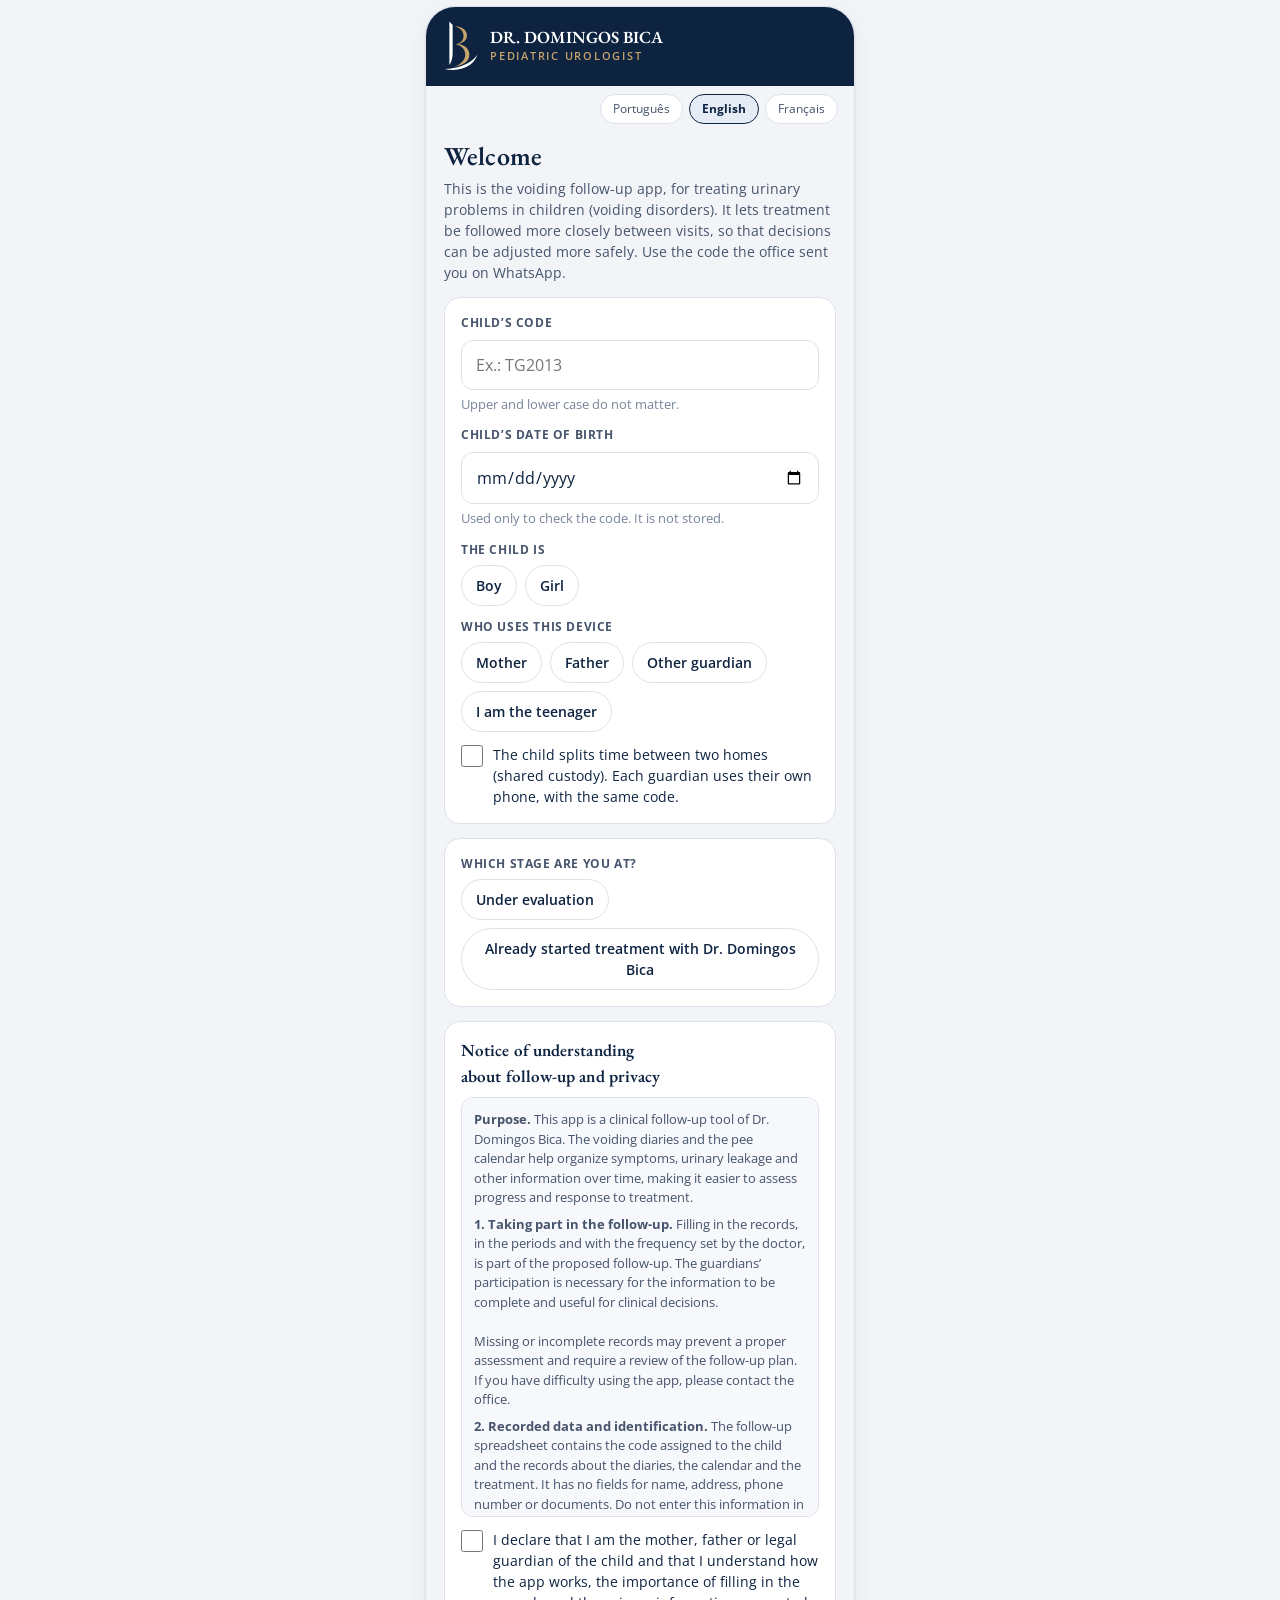
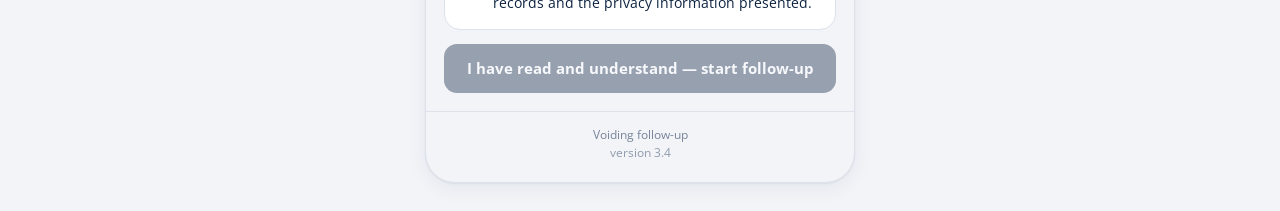
<file: index.html>
<!doctype html>
<html lang="pt-BR"><head><meta charset="utf-8">
<title>Calendário do xixi</title>
<meta name="viewport" content="width=device-width,initial-scale=1,viewport-fit=cover">
<meta name="theme-color" content="#0D2340">
<meta name="apple-mobile-web-app-capable" content="yes"><meta name="mobile-web-app-capable" content="yes">
<meta name="apple-mobile-web-app-title" content="Calendário do xixi">
<meta name="apple-mobile-web-app-status-bar-style" content="black-translucent">
<meta name="robots" content="noindex,nofollow">
<link rel="manifest" href="manifest.webmanifest">
<link rel="apple-touch-icon" href="icons/apple-touch-icon.png">
<link rel="icon" href="icons/icon-192.png">
<link rel="preload" href="fonts/open-sans-latin-400-normal.woff2" as="font" type="font/woff2" crossorigin>
<style>
@font-face{font-family:'EB Garamond';font-weight:500;font-style:normal;font-display:swap;src:url(fonts/eb-garamond-latin-500-normal.woff2) format('woff2')}
@font-face{font-family:'EB Garamond';font-weight:600;font-style:normal;font-display:swap;src:url(fonts/eb-garamond-latin-600-normal.woff2) format('woff2')}
@font-face{font-family:'Open Sans';font-weight:400;font-style:normal;font-display:swap;src:url(fonts/open-sans-latin-400-normal.woff2) format('woff2')}
@font-face{font-family:'Open Sans';font-weight:600;font-style:normal;font-display:swap;src:url(fonts/open-sans-latin-600-normal.woff2) format('woff2')}
@font-face{font-family:'Open Sans';font-weight:700;font-style:normal;font-display:swap;src:url(fonts/open-sans-latin-700-normal.woff2) format('woff2')}
/* Layout: duas superfícies. App dos pais = coluna de celular (marca azul-marinho e dourado). Painel do médico = ferramenta densa, largura total. */
:root{
  --bg:#F2F4F8; --surface:#FFFFFF; --surface2:#F7F8FB;
  --ink:#0D2340; --ink2:#46546C; --muted:#78859A;
  --line:#DCE1EA; --grid:#E4E8EF; --axis:#C3CBD8;
  --brand:#0D2340; --hdr:#0D2340; --hdr-ink:#FFFFFF; --gold:#C8A46A; --gold-ink:#7A5B22; --gold-wash:#F6EEDD;
  --btn:#0D2340; --btn-ink:#FFFFFF; --sel:#E6ECF6; --sel-line:#0D2340;
  --good:#0ca30c; --warn:#fab219; --crit:#d03b3b; --info:#2a78d6;
  --c-noite:#2a78d6; --c-dia:#eb6834; --c-int:#1baf7a; --med:#0D2340;
  --shadow:0 1px 2px rgba(13,35,64,.06),0 6px 20px rgba(13,35,64,.06);
  --serif:'EB Garamond',Georgia,'Times New Roman',serif; --sans:'Open Sans',system-ui,-apple-system,'Segoe UI',sans-serif;
}
@media (prefers-color-scheme:dark){:root:not([data-theme="light"]){
  --bg:#0A1424; --surface:#12203A; --surface2:#172846;
  --ink:#EAEFF7; --ink2:#B4C0D4; --muted:#8190A8;
  --line:#26395A; --grid:#22344F; --axis:#34496A;
  --hdr:#0F2848; --btn:#C8A46A; --btn-ink:#0D2340; --sel:#1C3156; --sel-line:#C8A46A; --gold-ink:#E3C48C; --gold-wash:#2A2A2E;
  --c-noite:#3987e5; --c-dia:#d95926; --c-int:#199e70; --med:#9DB4D8;
  --shadow:0 1px 2px rgba(0,0,0,.3),0 6px 20px rgba(0,0,0,.25); color-scheme:dark}}
:root[data-theme="dark"]{
  --bg:#0A1424; --surface:#12203A; --surface2:#172846;
  --ink:#EAEFF7; --ink2:#B4C0D4; --muted:#8190A8;
  --line:#26395A; --grid:#22344F; --axis:#34496A;
  --hdr:#0F2848; --btn:#C8A46A; --btn-ink:#0D2340; --sel:#1C3156; --sel-line:#C8A46A; --gold-ink:#E3C48C; --gold-wash:#2A2A2E;
  --c-noite:#3987e5; --c-dia:#d95926; --c-int:#199e70; --med:#9DB4D8;
  --shadow:0 1px 2px rgba(0,0,0,.3),0 6px 20px rgba(0,0,0,.25); color-scheme:dark}
*{box-sizing:border-box}
html,body{margin:0}
body{background:var(--bg);color:var(--ink);font:15px/1.5 var(--sans);padding-inline:max(16px,env(safe-area-inset-left,0px)) max(16px,env(safe-area-inset-right,0px));padding-block:0 28px;-webkit-text-size-adjust:100%}
button{font:inherit;color:inherit;cursor:pointer}
input,select,textarea{font:inherit;color:inherit}
h1,h2,h3{font-family:var(--serif);font-weight:600;margin:0;letter-spacing:.005em;text-wrap:balance}
h1{font-size:26px;line-height:1.15} h2{font-size:21px} h3{font-size:17px}
p{margin:0}
a{color:inherit}
.sr{position:absolute;left:-9999px}
:focus-visible{outline:2px solid var(--gold);outline-offset:2px}
/* barra do protótipo */
.proto{position:sticky;top:env(safe-area-inset-top,0px);z-index:30;background:var(--bg);padding:10px 0 8px;display:flex;flex-wrap:wrap;gap:8px 12px;align-items:center;justify-content:center;max-width:1120px;margin:0 auto}
.seg{display:inline-flex;background:var(--surface);border:1px solid var(--line);border-radius:12px;padding:3px;gap:2px}
.seg button{border:0;background:none;padding:7px 12px;border-radius:9px;font-size:13px;font-weight:600;color:var(--ink2);white-space:nowrap}
.seg button[aria-pressed="true"]{background:var(--btn);color:var(--btn-ink)}
.tag{font-size:11px;font-weight:700;letter-spacing:.06em;text-transform:uppercase;color:var(--gold-ink);background:var(--gold-wash);padding:4px 9px;border-radius:99px}
.mini{border:1px solid var(--line);background:var(--surface);border-radius:10px;padding:6px 10px;font-size:12px;color:var(--ink2)}
/* ===== app dos pais ===== */
.phone{max-width:430px;margin:6px auto 0;background:var(--bg);border-radius:30px;border:1px solid var(--line);box-shadow:var(--shadow);overflow:hidden;min-height:720px;position:relative;display:flex;flex-direction:column}
@media (max-width:520px){.phone{border-radius:0;border:0;box-shadow:none;margin-inline:calc(-1*max(16px,env(safe-area-inset-left,0px)));margin-inline-end:calc(-1*max(16px,env(safe-area-inset-right,0px)))}}
.hdr{background:var(--hdr);color:var(--hdr-ink);padding:14px 18px;display:flex;align-items:center;gap:12px}
.hdr svg{width:34px;height:auto;flex:none}
.hdr .nm{font-family:var(--serif);font-size:19px;font-weight:600;line-height:1.1}
.hdr .sub{font-size:11px;letter-spacing:.16em;text-transform:uppercase;color:var(--gold);font-weight:600;margin-top:2px}
.hdr .who{margin-left:auto;font-size:12px;color:#C9D3E4;text-align:right}
.body{padding:18px;display:flex;flex-direction:column;gap:14px;flex:1}
.foot{padding:14px 18px 20px;font-size:12px;color:var(--muted);text-align:center;border-top:1px solid var(--line)}
.foot a{color:var(--gold-ink);font-weight:600;text-decoration:none}
.card{background:var(--surface);border:1px solid var(--line);border-radius:16px;padding:16px}
.card.flat{box-shadow:none}
.lead{color:var(--ink2);font-size:14px}
.row{display:flex;gap:10px;align-items:center}
.row.wrap{flex-wrap:wrap}
.sp{flex:1}
.btn{display:inline-flex;align-items:center;justify-content:center;gap:8px;border:0;border-radius:13px;padding:13px 18px;font-weight:700;background:var(--btn);color:var(--btn-ink);min-height:48px;font-size:15px}
.btn.block{width:100%}
.btn.ghost{background:transparent;color:var(--ink);border:1.5px solid var(--line)}
.btn.gold{background:var(--gold);color:#0D2340}
.btn.sm{padding:8px 12px;min-height:36px;font-size:13px;border-radius:10px}
.btn[disabled]{opacity:.4;cursor:not-allowed}
.lbl{display:block;font-size:12px;font-weight:700;letter-spacing:.05em;text-transform:uppercase;color:var(--ink2);margin-bottom:6px}
.in{width:100%;border:1.5px solid var(--line);background:var(--surface);border-radius:12px;padding:12px 14px;min-height:48px}
.in:focus{outline:2px solid var(--gold);border-color:transparent}
.field{display:flex;flex-direction:column;gap:2px}
.chips{display:flex;flex-wrap:wrap;gap:8px}
.chip{border:1.5px solid var(--line);background:var(--surface);border-radius:99px;padding:9px 14px;font-size:14px;font-weight:600;min-height:40px;color:var(--ink)}
.chip[aria-pressed="true"]{background:var(--sel);border-color:var(--sel-line)}
.chk{display:flex;gap:10px;align-items:flex-start;font-size:14px;cursor:pointer}
.chk input{width:22px;height:22px;margin:1px 0 0;flex:none;accent-color:var(--brand)}
.term{max-height:min(52vh,420px);overflow:auto;border:1px solid var(--line);border-radius:12px;padding:12px;font-size:13px;color:var(--ink2);background:var(--surface2)}
.term p{margin:0 0 7px}
.note{font-size:12.5px;color:var(--ink2);background:var(--gold-wash);border-radius:12px;padding:10px 12px}
.menu{display:flex;flex-direction:column;gap:10px}
.mi{display:flex;align-items:center;gap:14px;width:100%;text-align:left;background:var(--surface);border:1px solid var(--line);border-radius:16px;padding:14px 16px;min-height:72px}
.mi .t{font-weight:700;font-size:16px}
.mi .d{font-size:13px;color:var(--ink2);margin-top:1px}
.mi .ic{width:44px;height:44px;border-radius:12px;background:var(--sel);display:grid;place-items:center;flex:none;font-size:22px}
.sem{display:inline-flex;align-items:center;gap:6px;font-size:12px;font-weight:700;padding:4px 9px 4px 6px;border-radius:99px;background:var(--surface2);border:1px solid var(--line);white-space:nowrap}
.sem i{display:grid;place-items:center;width:18px;height:18px;border-radius:50%;color:#fff;font-style:normal;font-size:12px;line-height:1}
.sem.g i{background:var(--good)} .sem.y i{background:var(--warn);color:#3a2a00} .sem.r i{background:var(--crit)} .sem.n i{background:var(--muted)}
.back{background:none;border:0;padding:6px 0;font-weight:700;color:var(--ink2);display:inline-flex;gap:6px;align-items:center;min-height:36px}
.big{display:grid;grid-template-columns:1fr 1fr;gap:10px}
.sym{display:flex;flex-direction:column;align-items:center;justify-content:center;gap:4px;border:2px solid var(--line);background:var(--surface);border-radius:18px;padding:14px 8px;min-height:104px;font-weight:700;font-size:13px;text-align:center}
.sym b{font-size:34px;line-height:1;font-weight:400}
.sym[aria-pressed="true"]{border-color:var(--sel-line);background:var(--sel)}
.cal{display:grid;grid-template-columns:repeat(7,1fr);gap:4px}
.cal .h{font-size:11px;font-weight:700;text-align:center;color:var(--muted);text-transform:uppercase;padding:2px 0}
.day{-webkit-user-select:none;user-select:none;-webkit-touch-callout:none;touch-action:manipulation;aspect-ratio:1/1.12;border:1px solid var(--line);background:var(--surface);border-radius:10px;padding:3px 2px;display:flex;flex-direction:column;align-items:center;justify-content:space-between;font-size:11px;color:var(--ink2);min-width:0}
.day b{font-size:18px;line-height:1;font-weight:400}
.day .fl{font-size:9px;line-height:1;min-height:9px}
.day.off{opacity:.38}
.day.today{border:2px solid var(--gold)}
.day.miss{background:var(--surface2)}
.day.hit{cursor:pointer}
.legend{display:grid;grid-template-columns:1fr 1fr;gap:6px 12px;font-size:12.5px;color:var(--ink2)}
.sheetbg{position:fixed;inset:0;background:rgba(5,12,25,.5);z-index:60;display:flex;align-items:flex-end;justify-content:center}
.sheet{background:var(--surface);width:100%;max-width:430px;border-radius:22px 22px 0 0;padding:18px 18px calc(18px + env(safe-area-inset-bottom,0px));max-height:92vh;overflow:auto;display:flex;flex-direction:column;gap:14px}
.sheet h2{font-size:20px}
.stepper{display:flex;align-items:center;gap:6px}
.stepper button{width:44px;height:44px;border-radius:12px;border:1.5px solid var(--line);background:var(--surface);font-size:22px;font-weight:700;line-height:1}
.stepper output{min-width:44px;text-align:center;font-size:20px;font-weight:700}
.qrow{display:flex;gap:10px;align-items:center;justify-content:space-between;padding:10px 0;border-top:1px solid var(--line)}
.qrow:first-child{border-top:0}
.qrow .q{font-size:14px;font-weight:600;flex:1}
.q small{display:block;font-weight:400;color:var(--muted);font-size:12px}
table.t{width:100%;border-collapse:collapse;font-size:13px}
table.t th{font-size:11px;letter-spacing:.05em;text-transform:uppercase;color:var(--muted);text-align:left;font-weight:700;padding:6px 8px;border-bottom:1px solid var(--line);white-space:nowrap}
table.t td{padding:8px;border-bottom:1px solid var(--line);vertical-align:top}
table.t tr:last-child td{border-bottom:0}
.tw{overflow-x:auto}
.toast{position:fixed;left:50%;bottom:calc(22px + env(safe-area-inset-bottom,0px));transform:translateX(-50%);background:var(--ink);color:var(--bg);padding:11px 16px;border-radius:12px;font-weight:600;font-size:14px;z-index:90;box-shadow:var(--shadow)}
#tip{position:fixed;z-index:95;pointer-events:none;background:var(--ink);color:var(--bg);font-size:12px;padding:6px 9px;border-radius:8px;max-width:240px;line-height:1.35;display:none}
/* ===== painel do médico ===== */
.doc{max-width:1120px;margin:6px auto 0;display:flex;flex-direction:column;gap:16px}
.dhdr{display:flex;align-items:center;gap:12px;flex-wrap:wrap}
.dhdr svg{width:34px;height:auto;flex:none}
.dhdr .nm{font-family:var(--serif);font-size:22px;font-weight:600;line-height:1.1}
.dhdr .sub{font-size:11px;letter-spacing:.16em;text-transform:uppercase;color:var(--gold-ink);font-weight:700}
.tabs{display:flex;gap:6px;overflow-x:auto;padding-bottom:2px}
.tabs button{border:1px solid var(--line);background:var(--surface);border-radius:99px;padding:8px 14px;font-weight:600;font-size:14px;white-space:nowrap}
.tabs button[aria-pressed="true"]{background:var(--btn);color:var(--btn-ink);border-color:transparent}
.kpis{display:grid;grid-template-columns:repeat(auto-fit,minmax(130px,1fr));gap:10px}
.kpi{background:var(--surface);border:1px solid var(--line);border-radius:14px;padding:12px 14px;text-align:left;display:flex;flex-direction:column;gap:2px}
.kpi b{font-size:30px;line-height:1.05;font-weight:700}
.kpi span{font-size:12.5px;color:var(--ink2)}
.pill{display:inline-flex;align-items:center;gap:6px;border-radius:99px;padding:3px 10px 3px 8px;font-size:12px;font-weight:700;background:var(--surface2);border:1px solid var(--line);white-space:nowrap}
.pill u{width:9px;height:9px;display:inline-block;background:var(--muted);border-radius:50%}
.pill.warn u{background:var(--warn)} .pill.crit u{background:var(--crit);border-radius:2px;transform:rotate(45deg)} .pill.ok u{background:var(--good)} .pill.info u{background:var(--info);border-radius:2px} .pill.gray u{background:var(--muted)}
.mod{display:inline-block;font-size:11px;font-weight:700;padding:2px 7px;border-radius:6px;background:var(--sel);color:var(--ink);margin-right:3px}
.g2{display:grid;grid-template-columns:repeat(auto-fit,minmax(300px,1fr));gap:14px}
.plist tr{cursor:pointer}
.plist tr:hover td{background:var(--surface2)}
.charttitle{display:flex;gap:8px;align-items:baseline;flex-wrap:wrap;margin-bottom:2px}
.charttitle h3{font-size:16px}
.charttitle small{color:var(--muted);font-size:12.5px}
.chartbox svg{display:block;width:100%;height:auto;overflow:visible}
.chartbox text{fill:var(--muted);font:11px var(--sans)}
.chartbox text.k{fill:var(--ink2)}
.stat{display:flex;flex-direction:column;gap:2px;min-width:110px}
.stat b{font-size:28px;line-height:1.05}
.stat span{font-size:12.5px;color:var(--ink2)}
.wk{display:grid;grid-template-columns:34px 1fr 48px;gap:8px;align-items:center;font-size:12.5px;color:var(--ink2)}
.wk i{display:block;height:12px;border-radius:0 4px 4px 0;background:var(--c-noite)}
.bar{height:14px;background:var(--grid);border-radius:7px;overflow:hidden;position:relative}
.bar i{display:block;height:100%;background:var(--c-noite);border-radius:7px 0 0 7px}
.flag{font-size:11px;font-weight:700;border-radius:6px;padding:1px 6px;background:var(--gold-wash);color:var(--gold-ink)}
textarea.msg{width:100%;min-height:130px;border:1.5px solid var(--line);background:var(--surface2);border-radius:12px;padding:12px;font-size:13.5px;line-height:1.5;resize:vertical}
.hint{font-size:12.5px;color:var(--muted)}
details>summary{cursor:pointer;font-weight:700}
@media (max-width:520px){.seg{max-width:100%}.seg button{padding:7px 8px;font-size:12px}.proto .seg{flex-wrap:wrap;justify-content:center}}
.hdr .nm,.dhdr .nm{text-transform:uppercase;width:max-content;white-space:nowrap}
.hdr .nm{font-size:17px}.hdr .sub,.dhdr .sub{width:max-content;white-space:nowrap}
/* iPhone: evita zoom automático ao tocar em campos e rolagem lateral */
html,body{overflow-x:hidden;overflow-x:clip;max-width:100%}
.in,input,select,textarea{font-size:16px}
.field{min-width:0}
input[type=date],input[type=time],input[type=number]{min-width:0;max-width:100%;-webkit-appearance:none;appearance:none;text-align:left}
input[type=date]::-webkit-date-and-time-value{text-align:left;min-height:1.2em}

.lang{display:flex;justify-content:flex-end;gap:6px;padding:8px 16px 0;flex-wrap:wrap}
.lang button{font:inherit;font-size:12px;min-height:30px;padding:4px 12px;border:1px solid var(--line);background:var(--surface);color:var(--ink2);border-radius:999px;cursor:pointer}
.lang button[aria-pressed="true"]{background:var(--sel);border-color:var(--sel-line);color:var(--ink);font-weight:700}
.mi.locked{opacity:.55;cursor:default;background:var(--surface2)}
.mi.locked .lock{font-size:16px;flex:none}

a.btn{text-decoration:none}

h3.ct{display:flex;align-items:center;gap:10px;margin-bottom:4px;color:var(--c-noite);font-size:19px}
h3.ct span{font-size:1.35em;line-height:1}
.day .st{font-weight:700;font-size:11px;margin-right:2px}
.day .st.ok{color:var(--good)} .day .st.wn{color:#c98a00} .day .st.bad{color:var(--crit)}
.dots::after{content:'';display:inline-block;width:1.2em;text-align:left;animation:dots 1.2s steps(4,end) infinite}
@keyframes dots{0%{content:''}25%{content:'.'}50%{content:'..'}75%{content:'...'}}
.ld{position:fixed;top:0;left:0;right:0;height:3px;z-index:99;background:linear-gradient(90deg,transparent,var(--gold),transparent);background-size:40% 100%;background-repeat:no-repeat;animation:ld 1s linear infinite}
@keyframes ld{from{background-position:-40% 0}to{background-position:140% 0}}

.chip.tiny{min-height:0;padding:5px 11px;font-size:12.5px;white-space:nowrap}
details.acc{padding:0}
details.acc>summary{list-style:none;display:flex;align-items:center;gap:10px;padding:14px 16px;cursor:pointer;font-size:16px}
details.acc>summary::-webkit-details-marker{display:none}
details.acc>summary b{flex:1;font-family:var(--serif,inherit);font-weight:600;font-size:18px;color:var(--c-noite)}
details.acc>summary .ic,details.acc>summary>span:first-child{font-size:22px}
details.acc>summary::after{content:'›';font-size:22px;color:var(--muted);transition:transform .2s}
details.acc[open]>summary::after{transform:rotate(90deg)}

details.acc>.accb{padding:6px 16px 14px}

.clinks{display:grid;grid-template-columns:repeat(3,1fr);gap:10px;padding:14px 18px 6px}
.clinks a{display:flex;flex-direction:column;align-items:center;justify-content:center;gap:6px;min-height:84px;padding:12px 6px;text-align:center;font-size:13px;font-weight:600;line-height:1.25;color:var(--c-noite);text-decoration:none;background:var(--surface);border:1px solid var(--line);border-radius:16px;box-shadow:var(--shadow)}
.clinks a span{font-size:24px;line-height:1}
.clinks a:active{background:var(--sel)}
.card.dim{opacity:.62;background:var(--surface2)}

</style></head><body>
<main id="app"></main>
<script>
/* Preencha API_URL com o endereço do programa do Google (termina em /exec) */
const API_URL='https://script.google.com/macros/s/AKfycbxOjWwSj60sG7hnjUilc_hHmllMNoVv36OOzKeRVvDBodoyF36NVerPX-jxHn_pS4eX/exec';
const APP_V='3.4';
const TERMO_V='2026-10-v2';

'use strict';
const MS=864e5;
const mkToday=()=>{const d=new Date();return new Date(d.getFullYear(),d.getMonth(),d.getDate(),12)};
let TODAY=mkToday();
const P=s=>{const a=s.split('-').map(Number);return new Date(a[0],a[1]-1,a[2],12)};
const p2=n=>String(n).padStart(2,'0');
const I=d=>d.getFullYear()+'-'+p2(d.getMonth()+1)+'-'+p2(d.getDate());
const add=(d,n)=>{const r=new Date(d.getTime());r.setDate(r.getDate()+n);return r};
const diff=(a,b)=>Math.round((a-b)/MS);
let F=d=>p2(d.getDate())+'/'+p2(d.getMonth()+1);
let FY=d=>F(d)+'/'+d.getFullYear();
let DS=['dom','seg','ter','qua','qui','sex','sáb'];
let DL=['domingo','segunda-feira','terça-feira','quarta-feira','quinta-feira','sexta-feira','sábado'];
let MN=['janeiro','fevereiro','março','abril','maio','junho','julho','agosto','setembro','outubro','novembro','dezembro'];
const monday=d=>add(d,-((d.getDay()+6)%7));
const esc=s=>String(s==null?'':s).replace(/[&<>"]/g,c=>({'&':'&amp;','<':'&lt;','>':'&gt;','"':'&quot;'}[c]));
const num=(v,dec)=>{const s=(Math.round(v*10)/10).toFixed(dec==null?1:dec);return s.replace('.',',').replace(/,0$/,'')};
const MARK='<svg viewBox="50 45 480 715" aria-hidden="true"><path fill="currentColor" d="M126 52 L172 100 L172 496 C172 556 160 614 126 666 Z"/><path fill="#C8A46A" d="M205 118 C315 126 374 177 374 251 C374 315 330 350 250 371 C345 386 408 441 408 520 C408 611 333 663 198 691 C297 648 350 592 350 520 C350 450 310 403 218 374 C301 350 326 307 326 252 C326 190 285 145 205 118 Z"/><path fill="currentColor" d="M58 724 C185 720 311 690 408 629 C458 598 493 563 523 519 C503 578 467 628 418 664 C323 733 194 751 58 724 Z"/></svg>';


/* ===== idiomas: português (padrão), inglês e francês =====
   Os valores gravados na planilha continuam em português (o médico lê assim);
   só o que aparece na tela muda. */
const LANGS=['pt','en','fr'];
const LANG_KEY='mic.lang';
let LANG='pt';
const LNAME={pt:'Português',en:'English',fr:'Français'};
const DAYS={
 pt:{s:['dom','seg','ter','qua','qui','sex','sáb'],l:['domingo','segunda-feira','terça-feira','quarta-feira','quinta-feira','sexta-feira','sábado'],m:['janeiro','fevereiro','março','abril','maio','junho','julho','agosto','setembro','outubro','novembro','dezembro']},
 en:{s:['Sun','Mon','Tue','Wed','Thu','Fri','Sat'],l:['Sunday','Monday','Tuesday','Wednesday','Thursday','Friday','Saturday'],m:['January','February','March','April','May','June','July','August','September','October','November','December']},
 fr:{s:['dim','lun','mar','mer','jeu','ven','sam'],l:['dimanche','lundi','mardi','mercredi','jeudi','vendredi','samedi'],m:['janvier','février','mars','avril','mai','juin','juillet','août','septembre','octobre','novembre','décembre']}
};
function detectLang(){
 try{const l=localStorage.getItem(LANG_KEY);if(LANGS.includes(l))return l}catch(e){}
 const n=String((navigator.languages&&navigator.languages[0])||navigator.language||'pt').slice(0,2).toLowerCase();
 return LANGS.includes(n)?n:'pt';
}
function setLang(l,keep){
 if(!LANGS.includes(l))l='pt';
 LANG=l;DS=DAYS[l].s;DL=DAYS[l].l;MN=DAYS[l].m;
 F=l==='en'?(d=>MN[d.getMonth()].slice(0,3)+' '+d.getDate()):(d=>p2(d.getDate())+'/'+p2(d.getMonth()+1));
 FY=l==='en'?(d=>F(d)+', '+d.getFullYear()):(d=>F(d)+'/'+d.getFullYear());
 try{document.documentElement.lang=l==='pt'?'pt-BR':l;if(!keep)localStorage.setItem(LANG_KEY,l)}catch(e){}
}
const t=(k,...a)=>{const m=M[k],i=LANG==='en'?1:LANG==='fr'?2:0;let s=m?(m[i]||m[0]):k;return s.replace(/\{(\d)\}/g,(_,j)=>a[j]==null?'':a[j])};
/* rótulo na tela de um valor que é gravado em português */
const VL=v=>M['v.'+v]?t('v.'+v):v;
const M={
/* valores gravados */
'v.ausente':['ausente','none','aucune'],'v.nenhuma':['nenhuma','none','aucune'],'v.gotas':['gotas','drops','gouttes'],'v.roupa íntima':['roupa íntima','underwear','sous-vêtements'],'v.roupa molhada':['roupa molhada','wet clothes','vêtements mouillés'],
'v.Água':['Água','Water','Eau'],'v.Suco':['Suco','Juice','Jus'],'v.Leite':['Leite','Milk','Lait'],'v.Refrigerante':['Refrigerante','Soda','Soda'],'v.Outro':['Outro','Other','Autre'],
/* símbolos e motivos do calendário */
'fr.seca':['Fralda seca (noite seca)','Dry diaper (dry night)','Couche sèche (nuit sèche)'],'fr.pouco':['Fralda só um pouco úmida','Diaper only slightly damp','Couche seulement un peu humide'],'fr.umida':['Fralda molhada (xixi durante o sono)','Wet diaper (wet during sleep)','Couche mouillée (pipi pendant le sommeil)'],
'nt.fr':['<b>🌙 Como estava a noite?</b> Anote de manhã como estava a fralda (ou a cama, se a criança já dorme sem fralda).','<b>🌙 How was the night?</b> Note in the morning how the diaper was (or the bed, if the child no longer wears one).','<b>🌙 Comment était la nuit ?</b> Notez le matin l’état de la couche (ou du lit).'],
'cal.frk':['Fralda da noite','Night-time diaper','Couche de nuit'],'cal.frp':['Anote de manhã se a fralda estava seca, só um pouco úmida ou molhada.','Note in the morning whether the diaper was dry, slightly damp or wet.','Notez le matin si la couche était sèche, un peu humide ou mouillée.'],
'cal.frst':['<b style="color:var(--good)">✔</b> noite registrada · <b style="color:var(--crit)">!</b> noite sem registro','<b style="color:var(--good)">✔</b> night recorded · <b style="color:var(--crit)">!</b> night not recorded','<b style="color:var(--good)">✔</b> nuit enregistrée · <b style="color:var(--crit)">!</b> nuit non enregistrée'],
'cal.frt1':['Anotar todas as manhãs leva poucos segundos e mostra se o tratamento está funcionando.','Noting it every morning takes a few seconds and shows whether the treatment is working.','Le noter chaque matin prend quelques secondes et montre si le traitement fonctionne.'],
'cal.frt2':['Nesta idade é comum a criança ainda usar fralda à noite. Anotem do jeito que estiver, sem cobrar a criança.','At this age it is common to still wear a diaper at night. Just record what you find, without pressuring the child.','À cet âge, il est courant de porter encore une couche la nuit. Notez simplement, sans mettre la pression.'],
'sym.seca':['Noite seca','Dry night','Nuit sèche'],'sym.umida':['Xixi durante o sono','Wet during sleep','Pipi pendant le sommeil'],'sym.pouco':['Molhou só um pouquinho','Only a little wet','Un tout petit peu mouillé'],'sym.acordou':['Acordou sozinho para fazer xixi','Woke up alone to pee','S’est réveillé seul pour faire pipi'],
'raz.liquido':['Bebeu líquido antes de deitar','Drank fluids before bed','A bu avant de se coucher'],'raz.tarde':['Dormiu tarde','Went to bed late','S’est couché tard'],'raz.viagem':['Viagem ou festa','Trip or party','Voyage ou fête'],'raz.ar':['Ar-condicionado ou ventilador','Air conditioning or fan','Climatisation ou ventilateur'],'raz.estresse':['Estresse','Stress','Stress'],'raz.doenca':['Doença','Illness','Maladie'],'raz.outro':['Outro','Other','Autre'],
/* gerais */
'back':['‹ Voltar','‹ Back','‹ Retour'],'cancel':['Cancelar','Cancel','Annuler'],'save':['Salvar','Save','Enregistrer'],'close':['Fechar','Close','Fermer'],'goback':['Voltar','Back','Retour'],
'hello':['Olá!','Hello!','Bonjour !'],'loading':['Carregando…','Loading…','Chargement…'],'code':['Código','Code','Code'],
'sub':['Urologista Pediátrico','Pediatric Urologist','Urologue pédiatrique'],'less':['menos','less','moins'],'more':['mais','more','plus'],
/* rodapé */
'f.send1':['{0} registro para enviar','{0} record to send','{0} enregistrement à envoyer'],'f.sendn':['{0} registros para enviar','{0} records to send','{0} enregistrements à envoyer'],'f.sent':['Tudo salvo e enviado','All saved and sent','Tout est enregistré et envoyé'],
'f.auth':['Este aparelho precisa entrar de novo. Vá em “Como usar” e toque em “Sair deste aparelho”.','This device needs to sign in again. Go to “How to use” and tap “Sign out of this device”.','Cet appareil doit se reconnecter. Allez dans « Mode d’emploi » et touchez « Quitter cet appareil ».'],
'f.brand':['Acompanhamento miccional','Voiding follow-up','Suivi mictionnel'],'f.ver':['versão','version','version'],
/* entrada */
'ob.title':['Bem-vindos','Welcome','Bienvenue'],
'ob.intro':['Este é o aplicativo de acompanhamento miccional, para o tratamento dos problemas de xixi (distúrbios miccionais). Com ele, o tratamento é acompanhado com mais rigor e controle entre as consultas, e as condutas podem ser ajustadas com mais segurança. Use o código que o consultório enviou pelo WhatsApp.','This is the voiding follow-up app, for treating urinary problems in children (voiding disorders). It lets treatment be followed more closely between visits, so that decisions can be adjusted more safely. Use the code the office sent you on WhatsApp.','Voici l’application de suivi mictionnel, pour le traitement des problèmes urinaires de l’enfant (troubles mictionnels). Elle permet de suivre le traitement avec plus de rigueur entre les consultations et d’ajuster les décisions plus sûrement. Utilisez le code envoyé par le cabinet sur WhatsApp.'],
'ob.code':['Código da criança','Child’s code','Code de l’enfant'],'ob.read':['Código lido: ','Code read: ','Code lu : '],'ob.case':['Maiúsculas e minúsculas não importam.','Upper and lower case do not matter.','Majuscules et minuscules n’ont pas d’importance.'],
'ob.dob':['Data de nascimento da criança','Child’s date of birth','Date de naissance de l’enfant'],'ob.dobh':['Serve só para conferir o código. Não fica guardada.','Used only to check the code. It is not stored.','Sert uniquement à vérifier le code. Elle n’est pas conservée.'],
'ob.sx':['A criança é','The child is','L’enfant est'],'ob.M':['Menino','Boy','Garçon'],'ob.F':['Menina','Girl','Fille'],
'ob.who':['Quem usa este aparelho','Who uses this device','Qui utilise cet appareil'],'ob.mae':['Mãe','Mother','Mère'],'ob.pai':['Pai','Father','Père'],'ob.outro':['Outro responsável','Other guardian','Autre responsable légal'],'ob.adol':['Sou o adolescente','I am the teenager','Je suis l’adolescent(e)'],
'ob.cas':['A criança divide o tempo entre duas casas (guarda compartilhada). Cada responsável usa o próprio celular, com o mesmo código.','The child splits time between two homes (shared custody). Each guardian uses their own phone, with the same code.','L’enfant partage son temps entre deux domiciles (garde partagée). Chaque responsable utilise son propre téléphone, avec le même code.'],
'ob.phase':['Em que fase estão?','Which stage are you at?','À quelle étape en êtes-vous ?'],'ob.inv':['Em investigação','Under evaluation','En cours d’évaluation'],'ob.trat':['Já iniciou tratamento com o Dr. Domingos Bica','Already started treatment with Dr. Domingos Bica','A déjà commencé le traitement avec le Dr Domingos Bica'],
'ob.why':['O que traz vocês ao consultório?','What brings you to the office?','Qu’est-ce qui vous amène au cabinet ?'],'ob.mn':['Xixi na cama durante a noite (enurese)','Wetting the bed at night (enuresis)','Pipi au lit la nuit (énurésie)'],
'ob.md':['Perdas, urgência ou outros problemas para urinar durante o dia','Leaks, urgency or other problems urinating during the day','Fuites, urgences ou autres problèmes pour uriner pendant la journée'],
'ob.nd':['O Dr. Domingos pediu quantos diários miccionais?','How many voiding diaries did Dr. Domingos ask for?','Combien de journaux mictionnels le Dr Domingos a-t-il demandés ?'],
'ob.term':['Termo de ciência sobre o acompanhamento e a privacidade','Notice of understanding about follow-up and privacy','Avis de prise de connaissance sur le suivi et la confidentialité'],
'ob.t0':['<b>Finalidade.</b> Este aplicativo é uma ferramenta de acompanhamento clínico do Dr. Domingos Bica. Os diários miccionais e o calendário do xixi permitem organizar os sintomas, as perdas urinárias e outras informações ao longo do tempo, facilitando a avaliação da evolução e da resposta ao tratamento.','<b>Purpose.</b> This app is a clinical follow-up tool of Dr. Domingos Bica. The voiding diaries and the pee calendar help organize symptoms, urinary leakage and other information over time, making it easier to assess progress and response to treatment.','<b>Finalité.</b> Cette application est un outil de suivi clinique du Dr Domingos Bica. Les journaux mictionnels et le calendrier du pipi permettent d’organiser les symptômes, les fuites urinaires et d’autres informations dans le temps, facilitant l’évaluation de l’évolution et de la réponse au traitement.'],
'ob.t1':['<b>1. Participação no acompanhamento.</b> O preenchimento dos registros, nos períodos e na frequência orientados pelo médico, integra o acompanhamento proposto. A participação dos responsáveis é necessária para que as informações sejam completas e úteis às decisões clínicas.<br><br>A ausência ou o preenchimento incompleto dos registros pode impedir uma avaliação adequada e exigir revisão do plano de acompanhamento. Em caso de dificuldade para utilizar o aplicativo, entre em contato com o consultório.','<b>1. Taking part in the follow-up.</b> Filling in the records, in the periods and with the frequency set by the doctor, is part of the proposed follow-up. The guardians’ participation is necessary for the information to be complete and useful for clinical decisions.<br><br>Missing or incomplete records may prevent a proper assessment and require a review of the follow-up plan. If you have difficulty using the app, please contact the office.','<b>1. Participation au suivi.</b> Remplir les enregistrements, aux périodes et à la fréquence indiquées par le médecin, fait partie du suivi proposé. La participation des responsables est nécessaire pour que les informations soient complètes et utiles aux décisions cliniques.<br><br>L’absence ou le remplissage incomplet des enregistrements peut empêcher une évaluation adéquate et nécessiter une révision du plan de suivi. En cas de difficulté pour utiliser l’application, contactez le cabinet.'],
'ob.t2':['<b>2. Dados registrados e identificação.</b> A planilha de acompanhamento contém o código atribuído à criança e os registros relativos aos diários, ao calendário e ao tratamento. Não contém campos para nome, endereço, telefone ou documentos. Não inclua essas informações em eventuais campos de texto livre.<br><br>O código permite ao médico relacionar os registros à criança por meio do prontuário, onde a identificação é mantida separadamente. Os registros são informações de saúde e recebem a proteção prevista na LGPD.','<b>2. Recorded data and identification.</b> The follow-up spreadsheet contains the code assigned to the child and the records about the diaries, the calendar and the treatment. It has no fields for name, address, phone number or documents. Do not enter this information in any free-text fields.<br><br>The code lets the doctor link the records to the child through the medical record, where identification is kept separately. The records are health information and are protected under Brazil’s data protection law (LGPD).','<b>2. Données enregistrées et identification.</b> Le tableur de suivi contient le code attribué à l’enfant et les enregistrements relatifs aux journaux, au calendrier et au traitement. Il ne contient aucun champ pour le nom, l’adresse, le téléphone ou les documents. N’inscrivez pas ces informations dans les éventuels champs de texte libre.<br><br>Le code permet au médecin de relier les enregistrements à l’enfant par le dossier médical, où l’identification est conservée séparément. Les enregistrements sont des informations de santé et bénéficient de la protection prévue par la loi brésilienne sur les données (LGPD).'],
'ob.t3':['<b>3. Acesso e armazenamento.</b> Somente o Dr. Domingos Bica tem acesso à planilha de acompanhamento no Google Drive. O Google fornece a infraestrutura de armazenamento, que pode envolver processamento fora do Brasil. O acesso é restrito e sujeito às medidas de segurança adotadas pelo consultório e pelos serviços utilizados.','<b>3. Access and storage.</b> Only Dr. Domingos Bica has access to the follow-up spreadsheet on Google Drive. Google provides the storage infrastructure, which may involve processing outside Brazil. Access is restricted and subject to the security measures adopted by the office and the services used.','<b>3. Accès et stockage.</b> Seul le Dr Domingos Bica a accès au tableur de suivi sur Google Drive. Google fournit l’infrastructure de stockage, ce qui peut impliquer un traitement hors du Brésil. L’accès est restreint et soumis aux mesures de sécurité adoptées par le cabinet et par les services utilisés.'],
'ob.t4':['<b>4. Comunicações do acompanhamento.</b> O acompanhamento inclui lembretes de consulta, de preenchimento dos diários e do calendário, além de mensagens de incentivo relacionadas ao tratamento. Quando enviados pelo consultório, serão utilizados os contatos já existentes no prontuário. Essas comunicações não substituem as avaliações médicas.','<b>4. Follow-up communications.</b> The follow-up includes reminders for visits and for filling in the diaries and the calendar, as well as encouragement messages related to the treatment. When sent by the office, the contact details already in the medical record will be used. These communications do not replace medical assessments.','<b>4. Communications du suivi.</b> Le suivi comprend des rappels de consultation et de remplissage des journaux et du calendrier, ainsi que des messages d’encouragement liés au traitement. Lorsqu’ils sont envoyés par le cabinet, les coordonnées déjà présentes dans le dossier médical sont utilisées. Ces communications ne remplacent pas les évaluations médicales.'],
'ob.t5':['<b>5. Inatividade e desativação.</b> O acesso é destinado aos pacientes em acompanhamento ativo. Na ausência dos registros solicitados ou de continuidade do acompanhamento, o consultório poderá comunicar a necessidade de regularização, informando o prazo aplicável.<br><br>Se a situação persistir após esse prazo, o acesso poderá ser desativado. A desativação do aplicativo não representa, por si só, alta médica nem encerramento do atendimento. A retomada do uso deverá ser combinada com o consultório.','<b>5. Inactivity and deactivation.</b> Access is intended for patients in active follow-up. If the requested records are missing or the follow-up is not continued, the office may let you know that it needs to be regularized, stating the applicable deadline.<br><br>If the situation persists after that deadline, access may be deactivated. Deactivating the app is not, in itself, a medical discharge or the end of care. Resuming use should be arranged with the office.','<b>5. Inactivité et désactivation.</b> L’accès est destiné aux patients en suivi actif. En l’absence des enregistrements demandés ou de poursuite du suivi, le cabinet pourra signaler la nécessité de régularisation en indiquant le délai applicable.<br><br>Si la situation persiste après ce délai, l’accès pourra être désactivé. La désactivation de l’application ne représente pas, en soi, une sortie médicale ni la fin de la prise en charge. La reprise de l’usage devra être convenue avec le cabinet.'],
'ob.t6':['<b>6. Conservação e direitos.</b> Os registros serão mantidos pelo tempo necessário à assistência e ao cumprimento das obrigações legais e profissionais. Informações relevantes poderão integrar o prontuário.<br><br>Dúvidas e solicitações de acesso, correção ou exclusão, quando cabível, poderão ser encaminhadas ao consultório pelo botão de contato na aba Ajuda do aplicativo. A desativação do aplicativo não implica exclusão automática dos registros.','<b>6. Retention and rights.</b> Records will be kept for as long as necessary for care and to meet legal and professional obligations. Relevant information may become part of the medical record.<br><br>Questions and requests for access, correction or deletion, where applicable, can be sent to the office through the contact button in the app’s Help tab. Deactivating the app does not automatically delete the records.','<b>6. Conservation et droits.</b> Les enregistrements seront conservés le temps nécessaire aux soins et au respect des obligations légales et professionnelles. Des informations pertinentes pourront être intégrées au dossier médical.<br><br>Les questions et demandes d’accès, de correction ou de suppression, lorsque cela est possible, peuvent être adressées au cabinet via le bouton de contact de l’onglet Aide de l’application. La désactivation de l’application n’entraîne pas la suppression automatique des enregistrements.'],
'ob.t7':['<b>7. Limites da ferramenta.</b> Os registros são analisados nas avaliações combinadas com o médico, e não em tempo real. O preenchimento não garante leitura imediata nem ajuste automático do tratamento.<br><br>Em caso de urgência, não aguarde resposta pelo aplicativo ou por mensagens: procure um serviço de urgência.','<b>7. Limits of the tool.</b> Records are reviewed at the evaluations arranged with the doctor, not in real time. Filling them in does not guarantee immediate review or automatic treatment adjustment.<br><br>In an emergency, do not wait for a reply through the app or messages: seek emergency care.','<b>7. Limites de l’outil.</b> Les enregistrements sont analysés lors des évaluations convenues avec le médecin, et non en temps réel. Les remplir ne garantit ni lecture immédiate ni ajustement automatique du traitement.<br><br>En cas d’urgence, n’attendez pas de réponse par l’application ou par message : recourez à un service d’urgence.'],
'ob.tv':['Versão do termo: ','Form version: ','Version du formulaire : '],
'ob.agree':['Declaro ser mãe, pai ou responsável legal pela criança e estar ciente do funcionamento do aplicativo, da importância do preenchimento dos registros e das informações de privacidade apresentadas.','I declare that I am the mother, father or legal guardian of the child and that I understand how the app works, the importance of filling in the records and the privacy information presented.','Je déclare être la mère, le père ou le responsable légal de l’enfant et avoir compris le fonctionnement de l’application, l’importance du remplissage des enregistrements et les informations de confidentialité présentées.'],
'ob.assent':['Entendi e concordo em participar.','I understand and agree to take part.','J’ai compris et j’accepte de participer.'],
'ob.assenth':['Seus responsáveis só veem “preenchido ✔”. Se achar que eles devem ver como estão as suas noites, você ativa essa opção no menu, quando quiser.','Your guardians only see “done ✔”. If you decide they should see how your nights are going, you can turn this on in the menu at any time.','Vos responsables voient seulement « rempli ✔ ». Si vous pensez qu’ils doivent voir comment se passent vos nuits, vous pouvez activer cette option dans le menu quand vous voulez.'],
'ob.go':['Li e estou ciente — iniciar acompanhamento','I have read and understand — start follow-up','J’ai lu et je suis informé(e) — commencer le suivi'],'ob.busy':['Entrando…','Signing in…','Connexion…'],
'err.dados':['O código ou a data de nascimento não conferem. Confira com o consultório.','The code or date of birth does not match. Please check with the office.','Le code ou la date de naissance ne correspondent pas. Vérifiez auprès du cabinet.'],
'err.bloqueado':['Muitas tentativas. Tente novamente daqui a 1 hora.','Too many attempts. Please try again in 1 hour.','Trop de tentatives. Réessayez dans 1 heure.'],
'err.termo':['O termo mudou. Feche e abra o aplicativo de novo.','The consent form has changed. Close and reopen the app.','Le formulaire a changé. Fermez et rouvrez l’application.'],
'err.codigo':['Código inválido. Use as iniciais e o ano de nascimento, como no exemplo.','Invalid code. Use the initials and the year of birth, as in the example.','Code invalide. Utilisez les initiales et l’année de naissance, comme dans l’exemple.'],
'err.rede':['Sem conexão com a internet. Tente de novo.','No internet connection. Please try again.','Pas de connexion internet. Réessayez.'],
'err.config':['O aplicativo ainda não foi configurado.','The app has not been set up yet.','L’application n’est pas encore configurée.'],
'err.ocupado':['O serviço está ocupado. Tente de novo em instantes.','The service is busy. Please try again shortly.','Le service est occupé. Réessayez dans un instant.'],
'err.x':['Não foi possível entrar. Tente de novo.','Could not sign in. Please try again.','Connexion impossible. Réessayez.'],
/* espera */
'wait.enc':['Acompanhamento encerrado','Follow-up closed','Suivi terminé'],'wait.rec':['Cadastro recebido','Registration received','Inscription reçue'],
'wait.enct':['O acompanhamento deste código foi encerrado pelo consultório. Para voltar a usar o aplicativo, fale com o consultório.','Follow-up for this code has been closed by the office. To use the app again, please contact the office.','Le suivi de ce code a été clôturé par le cabinet. Pour réutiliser l’application, contactez le cabinet.'],
'wait.rect':['O Dr. Domingos vai liberar o seu acompanhamento em breve. Enquanto isso, nada precisa ser preenchido.','Dr. Domingos will activate your follow-up shortly. Meanwhile, nothing needs to be filled in.','Le Dr Domingos va activer votre suivi prochainement. D’ici là, rien n’a besoin d’être rempli.'],
'wait.btn':['Verificar agora','Check now','Vérifier maintenant'],'wait.busy':['Verificando…','Checking…','Vérification…'],
/* fase de avaliação (tela inicial) */
'dx.phase':['Fase de avaliação','Evaluation stage','Phase d’évaluation'],
'dx.intro':['Vocês estão na <b>fase de avaliação</b> (investigação). Para que o Dr. Domingos possa concluir o diagnóstico e definir o tratamento, precisamos das informações abaixo. As outras funções do aplicativo são liberadas quando o tratamento começar.','You are in the <b>evaluation stage</b>. So that Dr. Domingos can reach a diagnosis and define the treatment, we need the information below. The other features of the app unlock when treatment starts.','Vous êtes en <b>phase d’évaluation</b>. Pour que le Dr Domingos puisse conclure le diagnostic et définir le traitement, nous avons besoin des informations ci-dessous. Les autres fonctions de l’application se débloquent au début du traitement.'],
'dx.diaries':['Diários miccionais','Voiding diaries','Journaux mictionnels'],
'dx.asked1':['O Dr. Domingos pediu <b>1</b> diário miccional.','Dr. Domingos asked for <b>1</b> voiding diary.','Le Dr Domingos a demandé <b>1</b> journal mictionnel.'],
'dx.askedn':['O Dr. Domingos pediu <b>{0}</b> diários miccionais, cada um em um dia diferente, sem dias seguidos.','Dr. Domingos asked for <b>{0}</b> voiding diaries, each on a different day, not on consecutive days.','Le Dr Domingos a demandé <b>{0}</b> journaux mictionnels, chacun un jour différent, sans jours consécutifs.'],
'dx.by':['Prazo: <b>{0}</b>.','Deadline: <b>{0}</b>.','Délai : <b>{0}</b>.'],
'dx.diary':['Diário {0}','Diary {0}','Journal {0}'],
'dx.done':['<b>Diários completos.</b> Obrigado! O Dr. Domingos já recebeu tudo.','<b>Diaries complete.</b> Thank you! Dr. Domingos has received everything.','<b>Journaux complets.</b> Merci ! Le Dr Domingos a tout reçu.'],
'dx.next':['Próximo dia indicado: <b>sábado {0}</b> (ou feriado), em casa, sem atividades externas.','Suggested next day: <b>Saturday {0}</b> (or a holiday), at home, with no outside activities.','Prochain jour conseillé : <b>samedi {0}</b> (ou jour férié), à la maison, sans activités extérieures.'],
'dx.cont':['Continuar o diário de hoje','Continue today’s diary','Continuer le journal d’aujourd’hui'],'dx.start':['Iniciar o diário de hoje','Start today’s diary','Commencer le journal d’aujourd’hui'],
'dx.fr1':['Cada diário inclui a fralda e o primeiro xixi da manhã seguinte.','Each diary includes the night diaper and the first pee of the next morning.','Chaque journal inclut la couche de la nuit et la première miction du lendemain matin.'],
'dx.us':['Ultrassom dinâmico','Dynamic ultrasound','Échographie dynamique'],
'dx.usask':['O Dr. Domingos solicitou o ultrassom dinâmico. Quando fizerem o exame, toque no botão abaixo.','Dr. Domingos has requested the dynamic ultrasound. When the exam is done, tap the button below.','Le Dr Domingos a demandé l’échographie dynamique. Lorsque l’examen est fait, touchez le bouton ci-dessous.'],
'dx.usbtn':['Informar que fiz o ultrassom','I had the ultrasound','Échographie réalisée'],
'dx.usdone':['<b>Realizado em {0}.</b> Entregue o laudo no consultório, e o Dr. Domingos lança as informações.','<b>Done on {0}.</b> Please bring the report to the office, and Dr. Domingos will enter the information.','<b>Réalisée le {0}.</b> Apportez le compte rendu au cabinet, et le Dr Domingos saisira les informations.'],
'dx.how':['Como preencher o diário','How to fill in the diary','Comment remplir le journal'],
'dx.h1':['Escolha um sábado, domingo ou feriado em que a criança fique em casa.','Choose a Saturday, Sunday or holiday when the child stays at home.','Choisissez un samedi, un dimanche ou un jour férié où l’enfant reste à la maison.'],
'dx.h2':['<b>Nenhuma micção pode ficar sem registro.</b> Toque em “Registrar micção agora” a cada xixi.','<b>No urination may go unrecorded.</b> Tap “Record urination now” every time.','<b>Aucune miction ne doit rester sans enregistrement.</b> Touchez « Enregistrer une miction » à chaque pipi.'],
'dx.h3':['Meça o volume em um copo graduado e anote em mL.','Measure the volume in a measuring cup and write it down in mL.','Mesurez le volume dans un gobelet gradué et notez-le en mL.'],
'dx.h4':['<b>Neste dia, não peça nem lembre a criança de fazer xixi.</b> Ela deve urinar sozinha, quando sentir vontade. Só neste dia é proibido estimular. Você só anota.','<b>On this day, do not ask or remind the child to pee.</b> The child should go alone, when they feel the need. Only on this day, prompting is not allowed. You only write it down.','<b>Ce jour-là, ne demandez pas à l’enfant d’aller faire pipi et ne le lui rappelez pas.</b> Il doit uriner seul, quand il en ressent le besoin. Seulement ce jour-là, il est interdit de l’y inciter. Vous notez simplement.'],
'dx.h5':['Mantenha o dia comum e a ingestão de líquidos habitual: <b>nem menos, nem mais</b> que o normal.','Keep the day ordinary and fluid intake usual: <b>neither less nor more</b> than normal.','Gardez une journée ordinaire et une consommation de liquides habituelle : <b>ni moins, ni plus</b> que d’habitude.'],
'dx.h6':['Anote <b>tudo</b> que a criança beber durante o dia (água, suco, leite, sopa). O horário é opcional.','Write down <b>everything</b> the child drinks during the day (water, juice, milk, soup). The time is optional.','Notez <b>tout</b> ce que l’enfant boit pendant la journée (eau, jus, lait, soupe). L’heure est facultative.'],
'dx.h7a':['Na noite do diário, coloque uma fralda e pese de manhã. Meça o primeiro xixi do dia seguinte e lance os dois aqui, na manhã seguinte.','On the night of the diary, put on a diaper and weigh it in the morning. Measure the first pee of the next day.','La nuit du journal, mettez une couche et pesez-la le matin. Mesurez la première miction du lendemain.'],
'dx.h7b':['O dia do diário vai do acordar até a criança dormir. Não é preciso pesar fralda.','The diary day runs from waking up until the child goes to sleep. There is no need to weigh a diaper.','La journée du journal va du réveil jusqu’au coucher de l’enfant. Inutile de peser la couche.'],
'dx.n1':['O envio é automático. Cada registro vai para o Dr. Domingos assim que a internet estiver disponível.','Sending is automatic. Each record goes to Dr. Domingos as soon as there is internet.','L’envoi est automatique. Chaque enregistrement part vers le Dr Domingos dès qu’internet est disponible.'],
'dx.n2':['Exames e laudos não precisam ser enviados pelo aplicativo. Entregue no consultório, e o Dr. Domingos lança as informações.','Exams and reports do not need to be sent through the app. Bring them to the office, and Dr. Domingos will enter the information.','Les examens et comptes rendus n’ont pas besoin d’être envoyés par l’application. Apportez-les au cabinet, et le Dr Domingos saisira les informations.'],
'dx.soon':['Disponível quando o tratamento começar','Available when treatment starts','Disponible au début du traitement'],
'dx.title2':['Diário de acompanhamento','Follow-up diary','Journal de suivi'],
/* diário do dia */
'dy.title':['Diário {0} de {1}','Diary {0} of {1}','Journal {0} sur {1}'],
'dy.night':['Noite do diário: fralda e primeiro xixi','Night of the diary: diaper and first pee','Nuit du journal : couche et première miction'],
'dy.rem':['<b>Anote tudo.</b> Toda micção e todo líquido ingerido precisam ser registrados, com o volume. A criança <b>não deve urinar direto no vaso</b>: use um recipiente e meça depois em um copo ou medidor graduado. Fique atento à criança durante o dia para anotar urgência, escapes e manobras de contenção. Não peça nem lembre a criança de urinar. No fim, toque em <b>Encerrar o dia</b>.','<b>Record everything.</b> Every urination and every drink must be recorded with its volume. The child <b>must not urinate directly into the toilet</b>: use a container and measure afterwards in a graduated cup. Watch the child through the day to note urgency, leaks and holding maneuvers. Do not ask or remind the child to pee. At the end, tap <b>Finish the day</b>.','<b>Notez tout.</b> Chaque miction et chaque boisson doivent être notées avec leur volume. L’enfant <b>ne doit pas uriner directement dans les toilettes</b> : utilisez un récipient et mesurez ensuite avec un verre gradué. Observez l’enfant dans la journée pour noter urgence, fuites et manœuvres de retenue. Ne demandez pas à l’enfant d’uriner et ne le lui rappelez pas. À la fin, touchez <b>Terminer la journée</b>.'],
'dy.addmic':['＋ Registrar micção agora','＋ Record urination now','＋ Enregistrer une miction'],'dy.addliq':['＋ Registrar ingestão de líquidos','＋ Record fluid intake','＋ Enregistrer une prise de liquide'],
'dy.today':['Hoje','Today','Aujourd’hui'],'dy.m1':['micção','urination','miction'],'dy.mn':['micções','urinations','mictions'],'dy.liq':['líquidos','fluids','liquides'],
'dy.hour':['Hora','Time','Heure'],'dy.urg':['Urgência','Urgency','Urgence'],'dy.loss':['Perda','Leak','Fuite'],'dy.obs':['Obs.','Notes','Remarques'],'dy.nm':['não medido','not measured','non mesuré'],
'dy.none':['Nenhuma micção registrada ainda.','No urination recorded yet.','Aucune miction enregistrée pour l’instant.'],
'dy.liqt':['Líquidos de hoje','Today’s fluids','Liquides d’aujourd’hui'],'dy.what':['O quê','What','Quoi'],
'dy.end':['Encerrar o dia','End the day','Terminer la journée'],
/* menu */
'mn.cal0':['Toque para registrar as noites','Tap to record the nights','Touchez pour noter les nuits'],'mn.cal':['Calendário do xixi','Pee calendar','Calendrier pipi'],'mn.calok':['Noite de ontem registrada','Last night recorded','Nuit d’hier enregistrée'],'mn.calno':['Falta registrar a noite de ontem','Last night is not recorded yet','Il manque la nuit d’hier'],
'mn.miss':[' · faltam {0} nos últimos 7 dias',' · {0} missing in the last 7 days',' · {0} manquantes ces 7 derniers jours'],
'mn.uptodate':['Em dia','Up to date','À jour'],'mn.missn':['Faltam {0}','{0} missing','{0} manquantes'],'mn.miss1':['Falta','Missing','Manquant'],
'mn.week':['Resumo semanal','Weekly summary','Résumé hebdomadaire'],'mn.weekd':['Semana de {0} a {1}','Week of {0} to {1}','Semaine du {0} au {1}'],'mn.sent':['Enviado','Sent','Envoyé'],'mn.pend':['Pendente','Pending','En attente'],
'mn.dia':['Diários miccionais','Voiding diaries','Journaux mictionnels'],
'mn.dia1':['O Dr. Domingos pediu {0} diário miccional','Dr. Domingos asked for {0} voiding diary','Le Dr Domingos a demandé {0} journal mictionnel'],'mn.dian':['O Dr. Domingos pediu {0} diários miccionais','Dr. Domingos asked for {0} voiding diaries','Le Dr Domingos a demandé {0} journaux mictionnels'],
'mn.until':[' até {0}',' by {0}',' avant le {0}'],'mn.dianone':['Nenhum diário solicitado no momento','No diary requested at the moment','Aucun journal demandé pour le moment'],'dx.none':['Nenhum diário foi solicitado agora. Quando o Dr. Domingos pedir um, ele aparece aqui com o prazo.','No diary has been requested right now. When Dr. Domingos asks for one, it will appear here with the deadline.','Aucun journal n’est demandé actuellement. Quand le Dr Domingos en demandera un, il apparaîtra ici avec la date limite.'],'mn.asked':['Pedido','Requested','Demandé'],
'mn.notes':['Anotações','Notes','Notes'],'mn.notesd':['Remédio, viagem, acontecimentos','Medication, trips, events','Médicament, voyage, événements'],
'mn.info':['Orientações','Guidance','Conseils'],'mn.infod':['Líquidos, horários e hábitos','Fluids, schedules and habits','Liquides, horaires et habitudes'],
'mn.dev':['Alarme e relógio','Alarm and watch','Alarme et montre'],'mn.devd':['Wet-Stop (noite) e WobL (dia)','Wet-Stop (night) and WobL (day)','Wet-Stop (nuit) et WobL (jour)'],
'mn.help':['Como usar o aplicativo','How to use the app','Mode d’emploi de l’application'],'mn.helpd':['Passo a passo e dúvidas comuns','Step by step and common questions','Pas à pas et questions fréquentes'],
'mn.starsl':['estrelas','stars','étoiles'],'mn.stars':['Estrelas da criança','Child’s stars','Étoiles de l’enfant'],
'lt.n1':['Falta registrar a noite de ontem.','Last night is not recorded yet.','La nuit dernière n’est pas encore enregistrée.'],
'lt.nn':['Faltam {0} noites nos últimos 7 dias.','{0} nights missing in the last 7 days.','Il manque {0} nuits sur les 7 derniers jours.'],
'lt.w':['O resumo da semana passada ainda não foi enviado.','Last week’s summary has not been sent yet.','Le résumé de la semaine dernière n’a pas encore été envoyé.'],
'lt.m0':['Cada registro ajuda o Dr. Domingos a ajustar o tratamento no momento certo.','Every entry helps Dr. Domingos adjust the treatment at the right time.','Chaque enregistrement aide le Dr Domingos à ajuster le traitement au bon moment.'],
'lt.m1':['Registrar todos os dias é o que mais aumenta a chance de sucesso do tratamento.','Recording every day is what most increases the chance of treatment success.','Enregistrer chaque jour est ce qui augmente le plus les chances de réussite du traitement.'],
'lt.m2':['Sem os registros, a consulta vira palpite. Com eles, vira decisão.','Without records, the visit is guesswork. With them, it becomes a decision.','Sans enregistrements, la consultation repose sur des suppositions. Avec eux, elle devient une décision.'],
'lt.m3':['Leva menos de um minuto e faz diferença no resultado do seu filho.','It takes less than a minute and makes a difference to your child’s result.','Cela prend moins d’une minute et fait la différence pour le résultat de votre enfant.'],
'lt.m4':['Mesmo as noites difíceis são importantes: registre-as também.','Even the difficult nights matter: record them too.','Même les nuits difficiles comptent : enregistrez-les aussi.'],
'rc.t':['Próxima consulta do tratamento','Next treatment visit','Prochaine consultation du traitement'],
'rc.when':['Prevista para <b>{0}</b>','Expected on <b>{0}</b>','Prévue pour <b>{0}</b>'],
'rc.d':['faltam {0} dias','{0} days left','dans {0} jours'],
'rc.d1':['falta 1 dia','1 day left','dans 1 jour'],
'rc.today':['é hoje','it is today','c’est aujourd’hui'],
'rc.late':['{0} dias de atraso','{0} days overdue','{0} jours de retard'],
'rc.late1':['1 dia de atraso','1 day overdue','1 jour de retard'],
'rc.w':['faltam cerca de {0} semanas','about {0} weeks left','dans environ {0} semaines'],
'rc.m':['faltam cerca de {0} meses','about {0} months left','dans environ {0} mois'],
'rc.book':['Ainda não marcou? Fale com o consultório ou agende online.','Not booked yet? Talk to the office or book online.','Pas encore de rendez-vous ? Contactez le cabinet ou réservez en ligne.'],
'rc.ag':['Já marquei a consulta','I have booked the visit','J’ai pris rendez-vous'],
'rc.agok':['Consulta marcada para {0}','Visit booked for {0}','Rendez-vous pris pour le {0}'],
'rc.undo':['Desfazer','Undo','Annuler'],
'ag.q':['Qual é a data da consulta marcada?','What is the date of the booked visit?','Quelle est la date du rendez-vous pris ?'],
'ag.ok':['Informar','Confirm','Confirmer'],
'ag.bad':['Informe uma data a partir de hoje, em até 5 meses.','Enter a date from today, within 5 months.','Indiquez une date à partir d’aujourd’hui, dans les 5 mois.'],
'ck.t':['A consulta do tratamento está chegando ao prazo','The treatment visit is reaching its deadline','La consultation du traitement atteint son échéance'],
'ck.p':['A data prevista da consulta foi há {0} dias. As consultas fazem parte do tratamento: é nelas que ajustamos a medicação e os cuidados de comportamento. Para não pausarmos o acompanhamento, conte-nos como estão as coisas. Faltam {1} dias para a pausa.','The expected visit date was {0} days ago. Visits are part of the treatment: that is where we adjust medication and behavioral care. To avoid pausing the follow-up, please tell us how things are. {1} days left before the pause.','La date prévue de la consultation était il y a {0} jours. Les consultations font partie du traitement : c’est là que nous ajustons les médicaments et les soins comportementaux. Pour éviter de mettre le suivi en pause, dites-nous où vous en êtes. Il reste {1} jours avant la pause.'],
'ck.o.vou':['Vou marcar em breve','I will book it soon','Je vais prendre rendez-vous bientôt'],
'ck.o.melhorou':['Meu filho melhorou e prefiro aguardar','My child improved and I prefer to wait','Mon enfant va mieux et je préfère attendre'],
'ck.o.custo':['Tenho dificuldade de custo ou de horário','I have difficulty with cost or schedule','J’ai des difficultés de coût ou d’horaire'],
'ck.o.parou':['Interrompemos o tratamento','We stopped the treatment','Nous avons arrêté le traitement'],
'ck.o.outro':['Outro motivo','Another reason','Autre raison'],
'ck.r.vou':['Combinado! Ligue para o consultório assim que puder e informe a data aqui.','Agreed! Please call the office as soon as you can and enter the date here.','Entendu ! Appelez le cabinet dès que possible et indiquez la date ici.'],
'ck.r.melhorou':['Que boa notícia! Mesmo com a melhora, as consultas continuam importantes: a medicação costuma precisar de redução cuidadosa e os ajustes de comportamento são metade do sucesso. O Dr. Domingos será informado.','Great news! Even with improvement, visits remain important: medication usually needs careful tapering and behavioral adjustments are half of the success. Dr. Domingos will be informed.','Bonne nouvelle ! Même avec l’amélioration, les consultations restent importantes : le médicament doit souvent être réduit avec soin et les ajustements de comportement font la moitié du succès. Le Dr Domingos sera informé.'],
'ck.r.custo':['Obrigado por contar. O Dr. Domingos prefere saber da dificuldade para buscar uma solução junto com vocês. Fale com o consultório.','Thank you for telling us. Dr. Domingos prefers to know about the difficulty so a solution can be found together. Please contact the office.','Merci de nous le dire. Le Dr Domingos préfère connaître la difficulté pour chercher une solution avec vous. Contactez le cabinet.'],
'ck.r.parou':['Obrigado por nos contar. O Dr. Domingos será informado. Se mudarem de ideia, é só tocar em Retomar. Os registros ficam guardados.','Thank you for telling us. Dr. Domingos will be informed. If you change your mind, just tap Resume. Your records stay saved.','Merci de nous le dire. Le Dr Domingos sera informé. Si vous changez d’avis, touchez simplement Reprendre. Vos enregistrements restent conservés.'],
'ck.r.outro':['Obrigado por avisar. O Dr. Domingos será informado.','Thank you for letting us know. Dr. Domingos will be informed.','Merci de nous prévenir. Le Dr Domingos sera informé.'],
'ck.r.depois':['Tudo bem, perguntamos de novo em alguns dias.','All right, we will ask again in a few days.','D’accord, nous vous le redemanderons dans quelques jours.'],
'ck.o.depois':['Lembrar mais tarde','Remind me later','Me le rappeler plus tard'],
'ck.o.vou2':['Ainda não marquei','I have not booked yet','Je n’ai pas encore pris rendez-vous'],
'ck.pause':['Acompanhamento pausado','Follow-up paused','Suivi en pause'],
'ck.pausep':['Vocês informaram que o tratamento foi interrompido. O Dr. Domingos foi avisado e os registros continuam guardados.','You said the treatment was stopped. Dr. Domingos has been notified and your records remain saved.','Vous avez indiqué que le traitement a été arrêté. Le Dr Domingos a été informé et vos enregistrements restent conservés.'],
'ck.resume':['Retomar o acompanhamento','Resume follow-up','Reprendre le suivi'],
'ck.ok':['Entendi','Got it','Compris'],
'ps.t':['Acompanhamento em pausa','Follow-up paused','Suivi en pause'],
'ps.p':['O sucesso do tratamento depende da medicação e dos ajustes de comportamento, e ambos precisam de reavaliação periódica. A consulta prevista para {0} não foi realizada. Para continuarmos juntos, marque a consulta e informe a data aqui.','Treatment success depends on medication and behavioral adjustments, and both need periodic re-evaluation. The visit expected on {0} did not take place. To continue together, please book the visit and enter the date here.','Le succès du traitement dépend des médicaments et des ajustements de comportement, et les deux nécessitent une réévaluation périodique. La consultation prévue le {0} n’a pas eu lieu. Pour continuer ensemble, prenez rendez-vous et indiquez la date ici.'],
'ps.rec':['Calendário e resumo semanal ficam bloqueados até lá. Seus registros estão guardados.','The calendar and weekly summary stay locked until then. Your records are saved.','Le calendrier et le résumé hebdomadaire restent verrouillés jusque-là. Vos enregistrements sont conservés.'],
'st.t':['Tratamento prescrito','Treatment prescribed','Traitement prescrit'],
'st.lead':['Quando o tratamento começar, informe a data abaixo. Só depois disso o calendário e os controles são liberados.','When the treatment starts, enter the date below. The calendar and controls unlock only after that.','Lorsque le traitement commence, indiquez la date ci-dessous. Le calendrier et les contrôles ne se débloquent qu’ensuite.'],
'st.date':['Data em que o tratamento começou','Date the treatment started','Date de début du traitement'],
'st.ch':['Ritmo das consultas','Visit schedule','Rythme des consultations'],
'st.cp':['Em geral, o tratamento dos distúrbios da micção segue um ritmo de reavaliação: a primeira consulta cerca de 30 dias após o início, as três seguintes a cada 45 dias e, depois, a cada 2 meses, ou antes se o Dr. Domingos indicar. É esse acompanhamento próximo, com ajustes da medicação e dos hábitos no momento certo, que dá ao tratamento a melhor chance de evolução favorável. Se a consulta passar da data prevista em mais de 1 a 2 semanas, o acompanhamento no aplicativo fica em pausa até a consulta ser marcada.','In general, treating voiding disorders follows a rhythm of reassessment: the first visit about 30 days after starting, the next three every 45 days and then every 2 months, or sooner if Dr. Domingos advises. This close follow-up, adjusting medication and habits at the right time, gives the treatment its best chance of a favorable outcome. If a visit goes more than 1 to 2 weeks past the expected date, follow-up in the app is paused until the visit is booked.','En général, le traitement des troubles mictionnels suit un rythme de réévaluation : la première consultation environ 30 jours après le début, les trois suivantes tous les 45 jours, puis tous les 2 mois, ou plus tôt si le Dr Domingos l’indique. C’est ce suivi rapproché, avec des ajustements des médicaments et des habitudes au bon moment, qui donne au traitement les meilleures chances d’évolution favorable. Si une consultation dépasse la date prévue de plus de 1 à 2 semaines, le suivi dans l’application est mis en pause jusqu’à la prise de rendez-vous.'],
'rc.chip':['Próxima consulta do tratamento: {0}','Next treatment visit: {0}','Prochaine consultation du traitement : {0}'],
'st.go':['Começar o acompanhamento','Start follow-up','Commencer le suivi'],
'st.bad':['A data não pode ser futura nem anterior a 14 dias.','The date cannot be in the future or more than 14 days ago.','La date ne peut pas être future ni antérieure à 14 jours.'],
'im.t':['Antes da consulta','Before the visit','Avant la consultation'],
'im.p':['Em poucos toques, conte ao Dr. Domingos como está cada problema, comparado com antes de começar o tratamento.','In a few taps, tell Dr. Domingos how each problem is, compared with before the treatment started.','En quelques touches, dites au Dr Domingos où en est chaque problème par rapport au début du traitement.'],
'im.n':['Noites molhadas (enurese)','Wet nights (bedwetting)','Nuits mouillées (énurésie)'],
'im.d':['Perdas de xixi e urgência durante o dia','Daytime leaks and urgency','Fuites et urgences pendant la journée'],
'im.i':['Intestino (prisão de ventre, fezes na roupa)','Bowel (constipation, soiling)','Intestin (constipation, souillures)'],
'im.l1':['Não melhorou','Not improved','Pas d’amélioration'],
'im.l2':['Discreta melhora','Slight improvement','Légère amélioration'],
'im.l3':['Melhora razoável','Fair improvement','Amélioration correcte'],
'im.l4':['Boa melhora','Good improvement','Bonne amélioration'],
'im.l5':['Resolvido','Resolved','Résolu'],
'im.send':['Enviar','Send','Envoyer'],
'im.thx':['Obrigado! O Dr. Domingos verá suas respostas na consulta.','Thank you! Dr. Domingos will see your answers at the visit.','Merci ! Le Dr Domingos verra vos réponses lors de la consultation.'],
'sh.pt':['Que tipo de perda foi?','What kind of leak was it?','Quel type de fuite était-ce ?'],
'sh.pt.u':['Veio com urgência','Came with urgency','Avec urgence'],'sh.pt.s':['Sem perceber','Without noticing','Sans s’en rendre compte'],'sh.pt.e':['Ao rir ou fazer esforço','When laughing or straining','En riant ou en forçant'],'sh.pt.m':['Mais de um tipo','More than one kind','Plus d’un type'],
'cq.ok':['Obrigado!','Thank you!','Merci !'],
'cq.t.n1':['Primeira noite seca! 🎉','First dry night! 🎉','Première nuit sèche ! 🎉'],'cq.m.n1':['Um passo importante. Continue registrando as noites.','An important step. Keep recording the nights.','Une étape importante. Continuez à noter les nuits.'],
'cq.t.n7':['7 noites secas seguidas! 🎉','7 dry nights in a row! 🎉','7 nuits sèches de suite ! 🎉'],'cq.m.n7':['Que conquista! É resultado da dedicação da família.','What an achievement! It is the result of the family’s dedication.','Quelle réussite ! C’est le fruit du dévouement de la famille.'],
'cq.t.n14':['14 noites secas seguidas! 🎉','14 dry nights in a row! 🎉','14 nuits sèches de suite ! 🎉'],'cq.m.n14':['Parabéns à criança e a vocês. Sigam firmes.','Congratulations to your child and to you. Keep going.','Félicitations à l’enfant et à vous. Continuez ainsi.'],
'cq.t.p50':['Mais da metade das noites secas!','More than half of the nights are dry!','Plus de la moitié des nuits sont sèches !'],'cq.m.p50':['O esforço está dando resultado.','The effort is paying off.','Les efforts portent leurs fruits.'],
'cq.t.p80':['Mais de 80% das noites secas! 🌟','Over 80% dry nights! 🌟','Plus de 80 % de nuits sèches ! 🌟'],'cq.m.p80':['Resultado excelente. Parabéns à família!','Excellent result. Congratulations to the family!','Excellent résultat. Félicitations à la famille !'],
'cq.t.d1':['Uma semana sem escapes de dia! 🎉','A week without daytime leaks! 🎉','Une semaine sans fuites en journée ! 🎉'],'cq.m.d1':['Ótimo avanço. Continuem com a rotina.','Great progress. Keep up the routine.','Beau progrès. Gardez la routine.'],
'cq.t.d2':['2 semanas sem escapes de dia! 🌟','2 weeks without daytime leaks! 🌟','2 semaines sans fuites en journée ! 🌟'],'cq.m.d2':['Parabéns! A rotina está funcionando.','Congratulations! The routine is working.','Félicitations ! La routine fonctionne.'],
'cq.t.apoio':['Você não está sozinho','You are not alone','Vous n’êtes pas seuls'],'cq.m.apoio':['No começo é comum a resposta demorar um pouco, na maior parte das crianças. O que mais importa é persistir. O Dr. Domingos vê tudo na consulta.','At the beginning it is common for the response to take a while, in most children. What matters most is persistence. Dr. Domingos reviews everything at the visit.','Au début, il est fréquent que la réponse tarde un peu, chez la plupart des enfants. Le plus important est de persévérer. Le Dr Domingos examine tout lors de la consultation.'],
'hq.t':['Conte a história do seu filho (2 minutos)','Tell us your child’s story (2 minutes)','Racontez l’histoire de votre enfant (2 minutes)'],
'hq.p':['Isso ajuda o Dr. Domingos a entender o que já foi tentado e como tudo começou. Dá para fazer agora ou depois.','This helps Dr. Domingos understand what was already tried and how it all began. You can do it now or later.','Cela aide le Dr Domingos à comprendre ce qui a déjà été essayé et comment tout a commencé. Vous pouvez le faire maintenant ou plus tard.'],
'hq.now':['Responder agora','Answer now','Répondre maintenant'],'hq.later':['Agora não','Not now','Pas maintenant'],
'hq.s1':['Seu filho já fez algum tratamento antes de vir ao Dr. Domingos?','Did your child have any treatment before seeing Dr. Domingos?','Votre enfant a-t-il déjà suivi un traitement avant de consulter le Dr Domingos ?'],
'hq.y':['Sim','Yes','Oui'],'hq.no':['Não','No','Non'],
'hq.s2':['O que foi usado (toque em tudo que se aplica)','What was used (tap everything that applies)','Ce qui a été utilisé (touchez tout ce qui s’applique)'],
'hq.m.bex':['Remédio para a bexiga','Bladder medicine','Médicament pour la vessie'],'hq.m.desm':['Desmopressina','Desmopressin','Desmopressine'],'hq.m.ws':['Alarme','Alarm','Alarme'],'hq.m.uro':['Uroterapia (orientações e treino)','Urotherapy (guidance and training)','Urothérapie (conseils et entraînement)'],'hq.m.out':['Outro','Other','Autre'],'hq.m.ns':['Não sei','I don’t know','Je ne sais pas'],
'hq.s3':['Quantas noites por semana ele molhava a cama, antes de tratar?','How many nights a week did he wet the bed, before treatment?','Combien de nuits par semaine mouillait-il le lit, avant le traitement ?'],
'hq.n0':['Nenhuma','None','Aucune'],'hq.n1':['1 a 2','1 to 2','1 à 2'],'hq.n2':['3 a 4','3 to 4','3 à 4'],'hq.n3':['5 a 6','5 to 6','5 à 6'],'hq.n4':['Todas','Every night','Toutes'],
'hq.s4':['Escapes de xixi durante o dia, antes de tratar','Daytime pee leaks, before treatment','Fuites d’urine pendant la journée, avant le traitement'],
'hq.d0':['Nenhum dia','No days','Aucun jour'],'hq.d5':['Eventual (menos de 1 vez por semana)','Occasional (less than once a week)','Occasionnel (moins d’une fois par semaine)'],
'hq.d1':['1 a 2 dias por semana','1 to 2 days a week','1 à 2 jours par semaine'],'hq.d2':['3 a 4 dias por semana','3 to 4 days a week','3 à 4 jours par semaine'],'hq.d3':['5 a 6 dias por semana','5 to 6 days a week','5 à 6 jours par semaine'],'hq.d4':['Todos os dias','Every day','Tous les jours'],
'hq.s5':['Como é o intestino?','How is the bowel?','Comment est l’intestin ?'],'hq.i.n':['Normal','Normal','Normal'],'hq.i.a':['Às vezes preso','Sometimes constipated','Parfois constipé'],'hq.i.s':['Preso ou difícil','Constipated or difficult','Constipé ou difficile'],
'hq.send':['Enviar','Send','Envoyer'],'hq.back':['Voltar','Back','Retour'],'hq.thx':['Obrigado! Isso ajuda muito.','Thank you! This helps a lot.','Merci ! Cela aide beaucoup.'],
'iq.nw':['Nas últimas semanas, quantas noites por semana a cama ficou molhada?','In recent weeks, how many nights a week was the bed wet?','Ces dernières semaines, combien de nuits par semaine le lit était-il mouillé ?'],
'iq.dw':['Nas últimas semanas, houve escapes de xixi durante o dia?','In recent weeks, were there daytime pee leaks?','Ces dernières semaines, y a-t-il eu des fuites d’urine pendant la journée ?'],
'nt.z':['Usou o alarme e não tocou (noite seca)','Alarm used and it did not ring (dry night)','Alarme utilisée et elle n’a pas sonné (nuit sèche)'],
'ct.wa':['WhatsApp do consultório','Office WhatsApp','WhatsApp du cabinet'],
'ct.ag':['Agendar online (24h)','Book online (24h)','Prendre rendez-vous en ligne (24 h)'],
'ct.t':['Falar com o consultório','Contact the office','Contacter le cabinet'],
'ct.ig':['Instagram do Dr. Domingos','Dr. Domingos on Instagram','Instagram du Dr Domingos'],
'dv.ws':['Wet-Stop · alarme da noite (xixi na cama)','Wet-Stop · night alarm (bedwetting)','Wet-Stop · alarme de nuit (pipi au lit)'],
'dv.wst':['Um sensor avisa, com som ou vibração, nos primeiros pingos de xixi. Ele ajuda a criança a aprender a acordar quando a bexiga pede.','A sensor alerts, with sound or vibration, at the first drops of pee. It helps the child learn to wake up when the bladder asks.','Un capteur prévient, par un son ou une vibration, dès les premières gouttes. Il aide l’enfant à apprendre à se réveiller quand la vessie le demande.'],
'dv.ws1':['Use todas as noites e teste o aparelho antes de dormir.','Use it every night and test the device before bed.','Utilisez-le toutes les nuits et testez l’appareil avant de dormir.'],
'dv.ws2':['Quando tocar, a criança acorda, desliga, vai ao banheiro e troca a roupa. No começo, os adultos ajudam a acordar.','When it rings, the child wakes up, turns it off, goes to the bathroom and changes clothes. At first, adults help wake the child.','Quand il sonne, l’enfant se réveille, l’éteint, va aux toilettes et change de vêtements. Au début, les adultes aident à le réveiller.'],
'dv.ws3':['<b>Anote no calendário o que aconteceu:</b> se o alarme acordou a criança nas primeiras gotas e a cama ficou seca, ou se ela molhou a cama e não acordou com o alarme. Essa informação orienta o tratamento.','<b>Record in the calendar what happened:</b> whether the alarm woke the child at the first drops and the bed stayed dry, or the child wet the bed and did not wake up. This guides the treatment.','<b>Notez dans le calendrier ce qui s’est passé :</b> si l’alarme a réveillé l’enfant dès les premières gouttes et le lit est resté sec, ou si l’enfant a mouillé le lit sans se réveiller. Cette information guide le traitement.'],
'dv.ws4':['O Dr. Domingos decide quando parar. Não interrompa por conta própria.','Dr. Domingos decides when to stop. Do not stop on your own.','Le Dr Domingos décide quand arrêter. N’arrêtez pas de vous-même.'],
'dv.wb':['WobL · relógio do “xixi legal” (de dia)','WobL · the “pee on time” watch (daytime)','WobL · la montre du « pipi à l’heure » (en journée)'],
'dv.wbt':['O relógio vibra ou toca em horários regulares e ajuda a criança a lembrar de urinar, sem que os pais precisem ficar pedindo. Faz parte do programa de micção em horários (“xixi legal”).','The watch vibrates or rings at regular times and helps the child remember to pee, without parents having to keep asking. It is part of the timed voiding program (“pee on time”).','La montre vibre ou sonne à heures régulières et aide l’enfant à penser à uriner, sans que les parents aient à le rappeler. Elle fait partie du programme de mictions à heures fixes (« pipi à l’heure »).'],
'dv.wb1':['<b>De manhã:</b> enquanto a criança estiver bebendo bastante líquido, programe o intervalo entre 1 hora e 1h30.','<b>Morning:</b> while the child is drinking plenty of fluids, set the interval between 1 hour and 1h30.','<b>Le matin :</b> tant que l’enfant boit beaucoup, réglez l’intervalle entre 1 heure et 1h30.'],
'dv.wb2':['<b>À tarde:</b> intervalo entre 1h30 e 2 horas, ajustando aos horários de almoço, lanche, chegada à escola e outras rotinas.','<b>Afternoon:</b> interval between 1h30 and 2 hours, adjusted to lunch, snack, arrival at school and other routines.','<b>L’après-midi :</b> intervalle entre 1h30 et 2 heures, adapté au déjeuner, au goûter, à l’arrivée à l’école et aux autres routines.'],
'dv.wb3':['<b>A criança pode e deve fazer xixi quando sentir vontade.</b> Ela não deve esperar o relógio tocar ou vibrar para ir ao banheiro.','<b>The child can and should pee whenever they feel the urge.</b> They should not wait for the watch to ring or vibrate.','<b>L’enfant peut et doit uriner dès qu’il en ressent le besoin.</b> Il ne doit pas attendre que la montre sonne ou vibre.'],
'dv.wb4':['Se ela não urinou nos 30 minutos antes do alarme, deve ir ao banheiro quando o relógio tocar ou vibrar.','If the child has not peed in the 30 minutes before the alarm, they should go to the bathroom when the watch rings or vibrates.','S’il n’a pas uriné dans les 30 minutes avant l’alarme, l’enfant doit aller aux toilettes quand la montre sonne ou vibre.'],
'dv.wb5':['<b>No dia do diário miccional, não use.</b> Nesse dia a criança vai sozinha, sem lembretes.','<b>On the voiding diary day, do not use it.</b> On that day the child goes alone, without reminders.','<b>Le jour du journal mictionnel, ne l’utilisez pas.</b> Ce jour-là, l’enfant y va seul, sans rappel.'],
'no.q':['O que aconteceu? Toque para marcar','What happened? Tap to mark','Que s’est-il passé ? Touchez pour marquer'],
'no.c.viagem':['Viagem','Trip','Voyage'],
'no.c.estresse':['Estresse','Stress','Stress'],
'no.c.remedio':['Remédio esquecido','Missed medication','Médicament oublié'],
'no.c.doente':['Doente','Sick','Malade'],
'no.c.tarde':['Dormiu tarde','Slept late','Couché tard'],
'no.c.liquido':['Muito líquido à noite','Lots of fluids at night','Beaucoup de liquide le soir'],
'no.c.ar':['Ar-condicionado','Air conditioning','Climatisation'],
'no.c.rotina':['Mudança na rotina','Change in routine','Changement de routine'],
'no.opt':['Escrever algo (opcional)','Write something (optional)','Écrire quelque chose (facultatif)'],
'cal.kid':['A criança preenche a parte dela','The child fills in their own part','L’enfant remplit sa propre partie'],
'cal.kidp':['Ela escolhe o desenho de como foi a noite.','The child picks the picture for how the night went.','L’enfant choisit le dessin de la nuit.'],
'cal.tips':['Para os pais','For parents','Pour les parents'],
'cal.t1':['<b>É importante que a criança preencha a parte dela.</b> Esse envolvimento é fundamental para o sucesso do tratamento.','<b>It is important that the child fills in their own part.</b> This involvement is essential to treatment success.','<b>Il est important que l’enfant remplisse sa propre partie.</b> Cet engagement est essentiel à la réussite du traitement.'],
'cal.t2':['Incentivem cada sol conquistado.','Celebrate every sun earned.','Encouragez chaque soleil obtenu.'],
'cal.t3':['Se houve uma noite molhada por alguma falha (excesso de líquidos, dormiu tarde, ar-condicionado…), conversem com a criança sobre o quanto isso é importante nesta fase do tratamento.','If there was a wet night because of a slip (too many fluids, late bedtime, air conditioning…), talk with the child about how important this is at this stage of the treatment.','S’il y a eu une nuit mouillée à cause d’un écart (trop de liquide, coucher tardif, climatisation…), parlez avec l’enfant de l’importance de cette phase du traitement.'],
'cal.t4':['Depois, tudo vai se normalizar.','Afterwards, everything will normalize.','Ensuite, tout rentrera dans l’ordre.'],
'mn.started':['<b>O tratamento começou!</b> A partir de agora, registre as noites no calendário.','<b>Treatment has started!</b> From now on, record the nights in the calendar.','<b>Le traitement a commencé !</b> À partir de maintenant, enregistrez les nuits dans le calendrier.'],
'mn.share':['Mostrar meu calendário aos meus responsáveis','Show my calendar to my guardians','Montrer mon calendrier à mes responsables'],
'mn.shareon':['Ativado: seus responsáveis veem como foram as suas noites. Você pode desativar quando quiser.','On: your guardians can see how your nights went. You can turn it off whenever you like.','Activé : vos responsables voient comment se sont passées vos nuits. Vous pouvez le désactiver quand vous voulez.'],
'mn.shareoff':['Desativado: seus responsáveis veem apenas “preenchido ✔”. Ative esta opção quando achar que eles devem ver como estão as suas noites.','Off: your guardians only see “done ✔”. Turn this on when you feel they should see how your nights are going.','Désactivé : vos responsables voient seulement « rempli ✔ ». Activez cette option quand vous pensez qu’ils doivent voir comment se passent vos nuits.'],
'mn.shareend':[' O Dr. Domingos sempre vê os registros, como informado no termo.',' Dr. Domingos always sees the records, as stated in the consent form.',' Le Dr Domingos voit toujours les enregistrements, comme indiqué dans le formulaire.'],
'mn.cas':['Guarda compartilhada: você vê só “✔ preenchido” nas noites da outra casa.','Shared custody: you only see “✔ done” for nights at the other home.','Garde partagée : vous voyez seulement « ✔ rempli » pour les nuits de l’autre domicile.'],
/* calendário */
'cal.filled':['Preenchido','Done','Rempli'],'cal.prev':['mês anterior','previous month','mois précédent'],'cal.next':['próximo mês','next month','mois suivant'],
'cal.child':['Para a criança','For the child','Pour l’enfant'],'cal.par':['Observações dos responsáveis','Guardians’ notes','Remarques des responsables'],
'cal.med':['🔵 Remédio fora do horário ou não dado','🔵 Medication late or not given','🔵 Médicament en retard ou non donné'],'cal.diff':['🔺 Algo diferente na noite','🔺 Something different that night','🔺 Quelque chose de différent cette nuit'],
/* noite */
'nt.title':['Noite de {0} {1}','Night of {0} {1}','Nuit du {0} {1}'],'nt.other':['✔ Já preenchida pela outra casa.','✔ Already filled in by the other home.','✔ Déjà remplie par l’autre domicile.'],
'nt.child':['<b>🧒 Esta parte é da criança!</b> Ela mesma escolhe o desenho; os pais acompanham e participam.','<b>🧒 This part is for the child!</b> The child picks the picture; parents follow along and take part.','<b>🧒 Cette partie est pour l’enfant !</b> Il/elle choisit le dessin ; les parents l’accompagnent et participent.'],
'nt.how':['Como foi a noite?','How was the night?','Comment s’est passée la nuit ?'],'nt.who':['Quem escolheu o desenho?','Who picked the picture?','Qui a choisi le dessin ?'],'nt.kid':['Criança','Child','Enfant'],'nt.guard':['Responsável','Guardian','Responsable'],
'nt.resp':['Quem está respondendo agora?','Who is answering now?','Qui répond maintenant ?'],
'nt.med':['O remédio foi dado no horário?','Was the medication given on time?','Le médicament a-t-il été donné à l’heure ?'],'nt.yes':['Sim','Yes','Oui'],'nt.no':['Não, atrasou ou não foi dado','No, it was late or not given','Non, en retard ou non donné'],'nt.na':['Não toma remédio','Takes no medication','Ne prend pas de médicament'],
'nt.alarm':['O alarme foi usado nesta noite?','Was the alarm used tonight?','L’alarme a-t-elle été utilisée cette nuit ?'],'nt.a1':['Tocou e a criança acordou (cama seca ou só as primeiras gotas)','It rang and the child woke up (dry bed or only the first drops)','Elle a sonné et l’enfant s’est réveillé (lit sec ou seulement les premières gouttes)'],'nt.a2':['Tocou e a criança não acordou (molhou a cama)','It rang and the child did not wake up (wet the bed)','Elle a sonné et l’enfant ne s’est pas réveillé (lit mouillé)'],'nt.a3':['Não usou o alarme','Alarm not used','Alarme non utilisée'],
'nt.diff':['Aconteceu algo diferente nesta noite? ','Did anything different happen tonight? ','Quelque chose de différent s’est-il passé cette nuit ? '],'nt.opt':['(opcional)','(optional)','(facultatif)'],
'nt.step1':['Passo 1 de 2 · Criança','Step 1 of 2 · Child','Étape 1 sur 2 · Enfant'],'nt.step2':['Passo 2 de 2 · Responsáveis','Step 2 of 2 · Guardians','Étape 2 sur 2 · Responsables'],
'nt.cont':['Continuar','Continue','Continuer'],'nt.draw':['Desenho da criança: ','Child’s picture: ','Dessin de l’enfant : '],'nt.back':['‹ Voltar à parte da criança','‹ Back to the child’s part','‹ Retour à la partie de l’enfant'],
/* resumo semanal */
'wk.media':['MÉDIA POR DIA na última semana','DAILY AVERAGE in the last week','MOYENNE PAR JOUR la semaine dernière'],'wk.mediah':['Pense no dia a dia da semana: quantas vezes, em média, POR DIA? Não some a semana inteira.','Think of a typical day this week: how many times, on average, PER DAY? Do not add up the whole week.','Pensez à une journée type : combien de fois, en moyenne, PAR JOUR ? N’additionnez pas la semaine.'],
'wk.ad':['Escapes de xixi na roupa, de dia (por dia)','Daytime pee accidents in clothes (per day)','Fuites d’urine dans les vêtements, le jour (par jour)'],'wk.at':['Como foram esses escapes, em geral?','How were these accidents, in general?','Comment étaient ces fuites, en général ?'],
'wk.atu':['Com urgência: ficou apertado e não chegou a tempo ao banheiro','With urgency: needed to go badly and did not make it in time','Avec urgence : très pressé, pas arrivé à temps aux toilettes'],'wk.ats':['Sem perceber: só viu a roupa molhada','Without noticing: only saw the wet clothes','Sans s’en rendre compte : a vu seulement les vêtements mouillés'],'wk.atb':['Os dois tipos','Both kinds','Les deux types'],'wk.aterr':['Escolha como foram os escapes (com urgência, sem perceber ou os dois).','Choose how the accidents were (with urgency, without noticing, or both).','Choisissez comment étaient les fuites (avec urgence, sans s’en rendre compte ou les deux).'],'wk.at0':['Sem escapes: não precisa responder mais nada aqui.','No accidents: nothing more to answer here.','Pas de fuites : rien d’autre à répondre ici.'],
'wk.ug':['Urgência para urinar','Urgency to pee','Urgence d’uriner'],'wk.ugh':['Urgência é a criança ficar apertada, com muita vontade de fazer xixi, e correr para o banheiro. Como foi na semana?','Urgency is when the child suddenly needs to pee badly and rushes to the bathroom. How was the week?','L’urgence, c’est quand l’enfant a très envie de faire pipi et court aux toilettes. Comment était la semaine ?'],'wk.u0':['Nenhuma','None','Aucune'],'wk.u1':['Pequena','Mild','Légère'],'wk.u2':['Moderada','Moderate','Modérée'],'wk.u3':['Intensa','Severe','Intense'],'wk.uerr':['Escolha a intensidade da urgência (ou Nenhuma).','Choose the urgency level (or None).','Choisissez l’intensité de l’urgence (ou Aucune).'],
'wk.tr':['Precisou trocar a roupa por causa dos escapes? Quantas vezes por dia, em média','Did the child need a clothing change because of the accidents? How many times per day, on average','A-t-il fallu changer de vêtements à cause des fuites ? Combien de fois par jour, en moyenne'],'wk.trh':['Se não precisou, marque 0','If not needed, choose 0','Si non, choisissez 0'],'wk.c0':['0','0','0'],'wk.c05':['menos de 1','less than 1','moins de 1'],'wk.c5':['5 ou mais','5 or more','5 ou plus'],'wk.dia':['por dia','per day','par jour'],
'wk.title':['Resumo da semana','Weekly summary','Résumé de la semaine'],'wk.lead':['De {0} a {1}. Leva cerca de 1 minuto.','From {0} to {1}. Takes about 1 minute.','Du {0} au {1}. Environ 1 minute.'],
'wk.dias':['Dias desta semana com a criança','Days this week with the child','Jours de cette semaine avec l’enfant'],'wk.diash':['Só os dias em que ela esteve com você','Only the days the child was with you','Seulement les jours où l’enfant était avec vous'],
'wk.av':['Escapes de xixi no dia','Daytime pee accidents','Fuites d’urine dans la journée'],'wk.avh':['Com aviso: deu vontade e não deu tempo','With warning: felt the need but did not make it in time','Avec avertissement : envie ressentie mais pas le temps'],
'wk.sem':['Escapes sem aviso','Accidents without warning','Fuites sans avertissement'],'wk.semh':['Só percebeu a roupa molhada','Only noticed wet clothes','S’en est aperçu seulement en voyant les vêtements mouillés'],
'wk.urg':['Episódios de urgência','Urgency episodes','Épisodes d’urgence'],'wk.troca':['Trocas de roupa por causa do xixi','Clothing changes because of pee','Changements de vêtements à cause de l’urine'],
'wk.regra':['Dias em que seguiu a regra dos líquidos','Days the fluid rule was followed','Jours où la règle des liquides a été suivie'],'wk.regrah':['2 a 3 copos ao acordar, pouco no jantar, nada 2 h antes de dormir','2 to 3 glasses on waking, little at dinner, none 2 h before bed','2 à 3 verres au réveil, peu au dîner, rien 2 h avant le coucher'],
'wk.evac':['Vezes em que fez cocô na semana','Bowel movements this week','Selles dans la semaine'],'wk.stool':['Como foram as fezes, em geral?','What were the stools like, in general?','Comment étaient les selles, en général ?'],
'wk.s1':['Bolinhas duras','Hard pellets','Petites boules dures'],'wk.s2':['Duras','Hard','Dures'],'wk.s4':['Normais','Normal','Normales'],'wk.s6':['Moles','Soft','Molles'],
'wk.fecal':['Escapes de cocô na roupa','Stool accidents in clothes','Selles dans les vêtements'],'wk.send':['Enviar resumo','Send summary','Envoyer le résumé'],
/* notas */
'fb.t':['Problema ou dúvida com o aplicativo?','Problem or question about the app?','Un problème ou une question sur l’application ?'],'fb.h':['Conte o que aconteceu. Ao tocar em enviar, abre o WhatsApp com a mensagem pronta para a secretaria.','Tell us what happened. Tapping send opens WhatsApp with the message ready for the secretary.','Dites-nous ce qui s’est passé. En touchant envoyer, WhatsApp s’ouvre avec le message prêt pour la secrétaire.'],'fb.ph':['Ex.: o botão não abre, não consegui salvar a noite, tenho uma dúvida…','E.g.: the button does not open, I could not save the night, I have a question…','Ex. : le bouton ne s’ouvre pas, je n’ai pas pu enregistrer la nuit, j’ai une question…'],'fb.go':['Enviar pelo WhatsApp','Send via WhatsApp','Envoyer par WhatsApp'],
'no.title':['Anotações','Notes','Notes'],'no.new':['Nova anotação','New note','Nouvelle note'],'no.ph':['Escrever é opcional. Ex.: prova na escola, aniversário','Writing is optional. E.g.: school exam, birthday party','Écrire est facultatif. Ex. : examen à l’école, anniversaire'],
'no.names':['Não escreva nomes de pessoas.','Do not write people’s names.','N’écrivez pas de noms de personnes.'],'no.save':['Salvar anotação','Save note','Enregistrer la note'],
/* orientações */
/* orientações de hábitos (comuns) e da enurese noturna */
'oh.t':['Hábitos que ajudam o tratamento','Habits that help treatment','Habitudes qui aident le traitement'],
'oh.1':['<b>Sono regular.</b> Mantenha horários regulares para dormir e acordar. Dormir tarde pode interferir no hormônio que reduz a produção de urina à noite. Nos fins de semana, evite grandes mudanças.','<b>Regular sleep.</b> Keep regular times for going to bed and waking up. Sleeping late can interfere with the hormone that reduces urine production at night. On weekends, avoid big changes.','<b>Sommeil régulier.</b> Gardez des heures régulières pour se coucher et se lever. Se coucher tard peut perturber l’hormone qui réduit la production d’urine la nuit. Le week-end, évitez les grands changements.'],
'oh.2':['<b>Sono de qualidade.</b> Evite televisão, tablet, celular e computador no fim da tarde e à noite. Prefira atividades calmas, como a leitura.','<b>Good-quality sleep.</b> Avoid TV, tablet, phone and computer in the late afternoon and at night. Prefer calm activities such as reading.','<b>Sommeil de qualité.</b> Évitez télévision, tablette, téléphone et ordinateur en fin d’après-midi et le soir. Préférez des activités calmes, comme la lecture.'],
'oh.3':['<b>Irritantes da bexiga.</b> Evite ou reduza café, chá, mate, refrigerantes, chocolate, vitamina C e frutas muito cítricas.','<b>Bladder irritants.</b> Avoid or reduce coffee, tea, mate, soft drinks, chocolate, vitamin C and very citrus fruits.','<b>Irritants de la vessie.</b> Évitez ou réduisez café, thé, maté, sodas, chocolat, vitamine C et fruits très acides.'],
'oh.4':['<b>Xixi legal.</b> A criança não deve ficar longos períodos sem urinar durante o dia: segurar por muito tempo piora os sintomas. Urine em horários regulares: ao acordar, antes de sair de casa, ao chegar da escola, antes das refeições, no fim da tarde e antes de dormir. Um relógio com alarme pode ajudar (menos no dia do diário miccional).','<b>Timed voiding.</b> The child should not go long periods without peeing during the day: holding too long makes symptoms worse. Pee at regular times: on waking, before leaving home, when back from school, before meals, in the late afternoon and before bed. A watch with an alarm can help (except on the voiding diary day).','<b>Mictions à heures fixes.</b> L’enfant ne doit pas rester longtemps sans uriner dans la journée : se retenir trop longtemps aggrave les symptômes. Uriner à heures régulières : au réveil, avant de sortir, au retour de l’école, avant les repas, en fin d’après-midi et avant de dormir. Une montre avec alarme peut aider (sauf le jour du journal mictionnel).'],
'oh.5':['<b>Intestino.</b> A prisão de ventre pode piorar os sintomas urinários. Observe o hábito intestinal, mantenha evacuações regulares e avise a equipe se houver constipação.','<b>Bowels.</b> Constipation can make urinary symptoms worse. Watch bowel habits, keep bowel movements regular and tell the team if there is constipation.','<b>Intestin.</b> La constipation peut aggraver les symptômes urinaires. Surveillez le transit, gardez des selles régulières et prévenez l’équipe en cas de constipation.'],
'oh.m':['O apoio, o incentivo, a paciência e a participação da família são fundamentais para o sucesso do tratamento.','Support, encouragement, patience and the family’s involvement are essential for success.','Le soutien, l’encouragement, la patience et la participation de la famille sont essentiels à la réussite.'],
'on.t':['Se a criança molha a cama à noite','If the child wets the bed at night','Si l’enfant mouille son lit la nuit'],
'on.1':['<b>Não acorde a criança de madrugada para fazer xixi.</b> Isso atrapalha o sono e não ajuda o amadurecimento do controle da urina. Se ela acordar sozinha e quiser urinar, não há problema.','<b>Do not wake the child at night to pee.</b> It disturbs sleep and does not help the maturing of urinary control. If the child wakes up alone and wants to pee, that is fine.','<b>Ne réveillez pas l’enfant la nuit pour uriner.</b> Cela perturbe le sommeil et n’aide pas la maturation du contrôle urinaire. Si l’enfant se réveille seul et veut uriner, il n’y a pas de problème.'],
'on.2':['<b>Temperatura do quarto.</b> Evite excesso de ventilador ou de ar-condicionado frio para dormir. Quando a criança transpira menos durante a noite, a produção de urina pode aumentar.','<b>Bedroom temperature.</b> Avoid too much fan or cold air conditioning when sleeping. When the child sweats less at night, urine production can increase.','<b>Température de la chambre.</b> Évitez trop de ventilateur ou de climatisation froide pour dormir. Quand l’enfant transpire moins la nuit, la production d’urine peut augmenter.'],
'on.3':['<b>Líquidos.</b> Só restringir à noite não basta: a criança deve beber bem logo ao acordar (2 a 3 copos), quantidade moderada à tarde, pouco no jantar e nada nas 2 horas antes de dormir. Veja a distribuição em “Líquidos ao longo do dia”.','<b>Fluids.</b> Restricting only at night is not enough: the child should drink well right after waking (2 to 3 glasses), a moderate amount in the afternoon, little at dinner and nothing in the 2 hours before bed. See “Fluids through the day”.','<b>Liquides.</b> Restreindre seulement le soir ne suffit pas : l’enfant doit bien boire dès le réveil (2 à 3 verres), modérément l’après-midi, peu au dîner et rien dans les 2 heures avant le coucher. Voir « Liquides au cours de la journée ».'],
'in.title':['Orientações','Guidance','Conseils'],'in.note':['Texto de exemplo para revisão do Dr. Domingos. As orientações completas continuam sendo enviadas em PDF pelo consultório.','Sample text for Dr. Domingos to review. The full guidance is still sent as a PDF by the office.','Texte d’exemple à relire par le Dr Domingos. Les conseils complets continuent d’être envoyés en PDF par le cabinet.'],
'in.dhow':['Orientação para realizar os diários miccionais (quando solicitados)','Guidance for the voiding diaries (when requested)','Conseils pour les journaux mictionnels (si demandés)'],
'in.1':['Escolha um sábado, domingo ou feriado, em casa, sem atividades externas.','Choose a Saturday, Sunday or holiday, at home, with no outside activities.','Choisissez un samedi, un dimanche ou un jour férié, à la maison, sans activités extérieures.'],
'in.2':['<b>Neste dia, não peça nem lembre a criança de fazer xixi.</b> Ela vai sozinha, quando sentir vontade. Você só anota.','<b>On this day, do not ask or remind the child to pee.</b> The child goes alone, when they feel the need. You only write it down.','<b>Ce jour-là, ne demandez pas à l’enfant d’aller faire pipi et ne le lui rappelez pas.</b> Il y va seul, quand il en ressent le besoin. Vous notez simplement.'],
'in.3':['Mantenha a ingestão de líquidos habitual: <b>nem menos, nem mais</b> que o normal.','Keep fluid intake usual: <b>neither less nor more</b> than normal.','Gardez une consommation de liquides habituelle : <b>ni moins, ni plus</b> que d’habitude.'],
'in.4':['Anote cada micção (volume, urgência, perdas) e tudo que a criança beber. O horário dos líquidos é opcional.','Record every urination (volume, urgency, leaks) and everything the child drinks. The time of drinks is optional.','Notez chaque miction (volume, urgence, fuites) et tout ce que l’enfant boit. L’heure des boissons est facultative.'],
'in.5':['<b>Diário inicial, se há xixi na cama:</b> na noite do diário, coloque fralda e pese de manhã. Meça também o primeiro xixi do dia seguinte.','<b>Initial diary, if there is bedwetting:</b> on the night of the diary, put on a diaper and weigh it in the morning. Also measure the first pee of the next day.','<b>Journal initial, en cas de pipi au lit :</b> la nuit du journal, mettez une couche et pesez-la le matin. Mesurez aussi la première miction du lendemain.'],
'in.6':['<b>Diário de acompanhamento:</b> vai do acordar até a criança dormir, sem fralda.','<b>Follow-up diary:</b> runs from waking up until the child goes to sleep, without a diaper.','<b>Journal de suivi :</b> du réveil jusqu’au coucher de l’enfant, sans couche.'],
'in.other':['Nos outros dias','On other days','Les autres jours'],
'in.o1':['É recomendado lembrar a criança de urinar em horários regulares. Os pais podem pedir, ou ela pode usar um relógio ou dispositivo com alarme.','It is recommended to remind the child to pee at regular times. Parents can ask, or the child can use a watch or device with an alarm.','Il est recommandé de rappeler à l’enfant d’uriner à heures régulières. Les parents peuvent le demander, ou l’enfant peut utiliser une montre ou un appareil avec alarme.'],
'in.o2':['No calendário do xixi, <b>a criança escolhe o desenho</b> de como foi a noite. Os adultos completam o remédio e as observações.','In the pee calendar, <b>the child picks the picture</b> for how the night went. Adults fill in the medication and notes.','Dans le calendrier pipi, <b>l’enfant choisit le dessin</b> de la nuit. Les adultes complètent le médicament et les remarques.'],
'in.liq':['Líquidos ao longo do dia','Fluids through the day','Liquides au cours de la journée'],'in.liqh':['A distribuição importa tanto quanto a quantidade.','The distribution matters as much as the amount.','La répartition compte autant que la quantité.'],
'in.l1':['Ao acordar','On waking','Au réveil'],'in.l1v':['2 a 3 copos','2 to 3 glasses','2 à 3 verres'],'in.l2':['Manhã','Morning','Matin'],'in.l2v':['Bastante','Plenty','Beaucoup'],'in.l3':['Tarde','Afternoon','Après-midi'],'in.l3v':['Moderado','Moderate','Modéré'],'in.l4':['Jantar','Dinner','Dîner'],'in.l4v':['Pouco','Little','Peu'],'in.l5':['2 horas antes de dormir','2 hours before bed','2 heures avant le coucher'],'in.l5v':['Nenhum','None','Aucun'],
'in.hyd':['Quanto beber por dia','How much to drink per day','Combien boire par jour'],'in.age':['Idade','Age','Âge'],'in.total':['Total','Total','Total'],'in.cups':['Em copos de 200 mL','In 200 mL glasses','En verres de 200 mL'],
'hy.a1':['4 a 8 anos','4 to 8 years','4 à 8 ans'],'hy.a1t':['cerca de 1,7 L','about 1.7 L','environ 1,7 L'],'hy.a2':['9 a 13 anos','9 to 13 years','9 à 13 ans'],'hy.a2t':['2,1 a 2,4 L','2.1 to 2.4 L','2,1 à 2,4 L'],'hy.a3':['14 a 18 anos','14 to 18 years','14 à 18 ans'],'hy.a3t':['2,5 a 3,3 L','2.5 to 3.3 L','2,5 à 3,3 L'],
'in.cups1':['8 a 9','8 to 9','8 à 9'],'in.cups2':['10 a 12','10 to 12','10 à 12'],'in.cups3':['12 a 16','12 to 16','12 à 16'],
'in.href':['Referência de hidratação infantil da Sociedade Brasileira de Pediatria, conforme o Dr. Domingos.','Child hydration reference from the Brazilian Society of Pediatrics, as used by Dr. Domingos.','Référence d’hydratation de l’enfant de la Société brésilienne de pédiatrie, selon le Dr Domingos.'],
'in.hab':['Hábitos','Habits','Habitudes'],'in.h1':['Urinar em horários regulares, cerca de 8 vezes por dia (fora do dia do diário).','Pee at regular times, about 8 times a day (except on diary day).','Uriner à heures régulières, environ 8 fois par jour (hors jour du journal).'],
'in.h2':['Não segurar o xixi nem prolongar os intervalos.','Do not hold pee in or stretch the intervals.','Ne pas se retenir ni espacer les mictions.'],'in.h3':['Prevenir a prisão de ventre.','Prevent constipation.','Prévenir la constipation.'],'in.h4':['Dormir e acordar em horários regulares.','Go to sleep and wake up at regular times.','Se coucher et se réveiller à heures régulières.'],
/* janelas */
'sh.rule':['Hoje é {0}','Today is {0}','Aujourd’hui, c’est {0}'],
'sh.rulet':['O diário deve ser feito em <b>sábado, domingo ou feriado</b>, em um dia sem atividades externas, para que nenhuma micção seja perdida.','The diary should be done on a <b>Saturday, Sunday or holiday</b>, on a day with no outside activities, so that no urination is missed.','Le journal doit être fait un <b>samedi, un dimanche ou un jour férié</b>, sans activités extérieures, pour qu’aucune miction ne soit manquée.'],
'sh.rulec':['Hoje é um feriado ou um dia em que a criança fica em casa.','Today is a holiday or a day when the child stays at home.','Aujourd’hui est un jour férié ou un jour où l’enfant reste à la maison.'],
'sh.rulego':['Começar o diário','Start the diary','Commencer le journal'],'sh.ruleno':['Voltar e escolher outro dia','Go back and choose another day','Revenir et choisir un autre jour'],
'sh.mic':['Registrar micção','Record urination','Enregistrer une miction'],'sh.time':['Hora','Time','Heure'],'sh.vol':['Volume (mL)','Volume (mL)','Volume (mL)'],'sh.ex':['Ex.: 150','E.g.: 150','Ex. : 150'],'sh.nm':['Não consegui medir','I could not measure','Je n’ai pas pu mesurer'],
'sh.urg':['Urgência','Urgency','Urgence'],'sh.leak':['Perda de xixi','Pee leak','Fuite d’urine'],'sh.obs':['Observação (opcional)','Note (optional)','Remarque (facultatif)'],'sh.obsph':['Ex.: estava brincando','E.g.: was playing','Ex. : jouait'],
'sh.liq':['Registrar ingestão de líquidos','Record fluid intake','Enregistrer une prise de liquide'],'sh.timeo':['Hora (opcional)','Time (optional)','Heure (facultatif)'],'sh.drank':['O que bebeu','What was drunk','Ce qui a été bu'],'sh.qty':['Quantidade (mL)','Amount (mL)','Quantité (mL)'],'sh.qtyt':['Ou digite o volume (mL)','Or type the volume (mL)','Ou saisissez le volume (mL)'],
'sh.out':['Sair deste aparelho?','Sign out of this device?','Quitter cet appareil ?'],'sh.outt':['Os registros já enviados continuam com o Dr. Domingos.','Records already sent stay with Dr. Domingos.','Les enregistrements déjà envoyés restent chez le Dr Domingos.'],
'sh.outl':[' <b>Há {0} registro(s) ainda não enviados, que serão perdidos.</b>',' <b>{0} record(s) not yet sent will be lost.</b>',' <b>{0} enregistrement(s) non encore envoyés seront perdus.</b>'],
'sh.outr':[' Para entrar de novo, será preciso o código e a data de nascimento.',' To sign in again, you will need the code and the date of birth.',' Pour vous reconnecter, il faudra le code et la date de naissance.'],'sh.outb':['Sair deste aparelho','Sign out of this device','Quitter cet appareil'],
'sh.fim':['Encerrar o dia','End the day','Terminer la journée'],'sh.fimq':['Alguma micção ficou sem registro hoje?','Was any urination left unrecorded today?','Une miction est-elle restée sans enregistrement aujourd’hui ?'],'sh.fimn':['Não, registrei todas','No, I recorded them all','Non, je les ai toutes enregistrées'],'sh.fims':['Sim, alguma ficou sem registro','Yes, some were not recorded','Oui, certaines n’ont pas été enregistrées'],
'sh.fimnote':['<b>Esta noite:</b> coloque uma fralda e pese de manhã. Meça o primeiro xixi do dia seguinte.','<b>Tonight:</b> put on a diaper and weigh it in the morning. Measure the first pee of the next day.','<b>Cette nuit :</b> mettez une couche et pesez-la le matin. Mesurez la première miction du lendemain.'],
'sh.fg':['Urina na fralda (g): molhada menos seca','Urine in the diaper (g): wet minus dry','Urine dans la couche (g) : mouillée moins sèche'],'sh.fm':['Primeiro xixi da manhã (mL)','First pee of the morning (mL)','Première miction du matin (mL)'],
'sh.fimfu':['Neste diário de acompanhamento, não é preciso pesar a fralda. O dia termina quando a criança for dormir.','In this follow-up diary there is no need to weigh the diaper. The day ends when the child goes to sleep.','Dans ce journal de suivi, inutile de peser la couche. La journée se termine au coucher de l’enfant.'],
'sh.fimok':['Concluir diário','Finish diary','Terminer le journal'],
/* como usar */
'hp.title':['Como usar o aplicativo','How to use the app','Mode d’emploi de l’application'],'hp.why':['Para que serve','What it is for','À quoi ça sert'],
'hp.whyt':['É uma forma de oferecer um tratamento melhor, com mais visibilidade do que acontece com a criança entre as consultas e do efeito de cada mudança de conduta. Os registros são analisados pelo Dr. Domingos nas consultas, e não em tempo real. <b>Não use o aplicativo para urgências.</b>','It is a way to offer better treatment, with more visibility into what happens to the child between visits and into the effect of each change in treatment. The records are reviewed by Dr. Domingos at the visits, not in real time. <b>Do not use the app for emergencies.</b>','C’est un moyen d’offrir un meilleur traitement, avec plus de visibilité sur ce qui se passe entre les consultations et sur l’effet de chaque changement de prise en charge. Les enregistrements sont examinés par le Dr Domingos lors des consultations, et non en temps réel. <b>N’utilisez pas l’application pour les urgences.</b>'],
'hp.steps':['Passo a passo','Step by step','Pas à pas'],
'hp.s1':['Todo dia de manhã, a criança diz como foi a noite e o calendário recebe o símbolo.','Every morning, the child says how the night went and the calendar gets the symbol.','Chaque matin, l’enfant dit comment s’est passée la nuit et le calendrier reçoit le symbole.'],
'hp.s2':['Toda semana, os pais respondem o resumo (cerca de 1 minuto).','Every week, parents answer the summary (about 1 minute).','Chaque semaine, les parents remplissent le résumé (environ 1 minute).'],
'hp.s3':['Quando o Dr. Domingos pedir um diário miccional, ele aparece no menu com o prazo.','When Dr. Domingos asks for a voiding diary, it appears in the menu with the deadline.','Lorsque le Dr Domingos demande un journal mictionnel, il apparaît dans le menu avec le délai.'],
'in.t':['Coloque o ícone na tela inicial','Put the icon on your home screen','Mettez l’icône sur l’écran d’accueil'],
'in.lead':['Assim o app abre com um toque, como qualquer outro aplicativo do celular. Leva menos de 1 minuto.','That way the app opens with one tap, like any other app. It takes less than a minute.','Ainsi l’application s’ouvre d’un seul toucher, comme toute autre. Moins d’une minute.'],
'in.ios':['iPhone','iPhone','iPhone'],'in.and':['Android','Android','Android'],
'in.web':['Você abriu por dentro de outro aplicativo (WhatsApp, Instagram…). Antes, abra no Safari: toque nos três pontinhos ou no ícone de bússola e escolha “Abrir no Safari”. Depois siga os passos abaixo.','You opened this inside another app (WhatsApp, Instagram…). First open it in Safari: tap the three dots or the compass icon and choose “Open in Safari”. Then follow the steps below.','Vous avez ouvert dans une autre application (WhatsApp, Instagram…). Ouvrez d’abord dans Safari : touchez les trois points ou la boussole et choisissez « Ouvrir dans Safari ». Suivez ensuite les étapes.'],
'in.i1':['Abra este endereço no <b>Safari</b> (o navegador azul com uma bússola).','Open this address in <b>Safari</b> (the blue browser with a compass).','Ouvrez cette adresse dans <b>Safari</b> (le navigateur bleu avec une boussole).'],
'in.i2':['Toque no botão <b>Compartilhar</b> <svg width="18" height="18" viewBox="0 0 24 24" fill="none" stroke="currentColor" stroke-width="2" stroke-linecap="round" stroke-linejoin="round" style="vertical-align:-3px"><path d="M12 15V3M8 7l4-4 4 4"/><path d="M5 11v9h14v-9"/></svg> (quadrado com uma seta para cima), na barra de baixo da tela.','Tap the <b>Share</b> button <svg width="18" height="18" viewBox="0 0 24 24" fill="none" stroke="currentColor" stroke-width="2" stroke-linecap="round" stroke-linejoin="round" style="vertical-align:-3px"><path d="M12 15V3M8 7l4-4 4 4"/><path d="M5 11v9h14v-9"/></svg> (a square with an arrow pointing up) in the bottom bar.','Touchez le bouton <b>Partager</b> <svg width="18" height="18" viewBox="0 0 24 24" fill="none" stroke="currentColor" stroke-width="2" stroke-linecap="round" stroke-linejoin="round" style="vertical-align:-3px"><path d="M12 15V3M8 7l4-4 4 4"/><path d="M5 11v9h14v-9"/></svg> (un carré avec une flèche vers le haut), dans la barre du bas.'],
'in.i3':['Role a lista e toque em <b>“Adicionar à Tela de Início”</b>.','Scroll the list and tap <b>“Add to Home Screen”</b>.','Faites défiler et touchez <b>« Sur l’écran d’accueil »</b>.'],
'in.i4':['Toque em <b>Adicionar</b>. O ícone “Calendário do xixi” aparece na tela inicial.','Tap <b>Add</b>. The “Calendário do xixi” icon appears on your home screen.','Touchez <b>Ajouter</b>. L’icône « Calendário do xixi » apparaît sur l’écran d’accueil.'],
'in.a1':['Abra este endereço no <b>Chrome</b>.','Open this address in <b>Chrome</b>.','Ouvrez cette adresse dans <b>Chrome</b>.'],
'in.a2':['Toque nos <b>três pontinhos</b> ⋮ no canto de cima da tela.','Tap the <b>three dots</b> ⋮ at the top of the screen.','Touchez les <b>trois points</b> ⋮ en haut de l’écran.'],
'in.a3':['Toque em <b>“Instalar app”</b> (ou “Adicionar à tela inicial”) e confirme.','Tap <b>“Install app”</b> (or “Add to Home screen”) and confirm.','Touchez <b>« Installer l’application »</b> (ou « Ajouter à l’écran d’accueil ») et confirmez.'],
'in.a4':['O ícone “Calendário do xixi” aparece na tela inicial.','The “Calendário do xixi” icon appears on your home screen.','L’icône « Calendário do xixi » apparaît sur l’écran d’accueil.'],
'in.last':['<b>Importante:</b> daqui para a frente, abra sempre pelo ícone. Na primeira vez que abrir por ele, o app vai pedir o código da criança e a data de nascimento de novo. É normal e só acontece essa vez.','<b>Important:</b> from now on, always open the app from the icon. The first time, it will ask for the child’s code and date of birth again. That is normal and happens only once.','<b>Important :</b> désormais, ouvrez toujours par l’icône. La première fois, l’application redemandera le code de l’enfant et la date de naissance. C’est normal et n’arrive qu’une fois.'],
'in.now':['Instalar agora','Install now','Installer maintenant'],
'in.done':['Já coloquei o ícone','I added the icon','J’ai ajouté l’icône'],
'in.later':['Agora não','Not now','Pas maintenant'],
'in.card':['Deixe o app a um toque: coloque o ícone na tela inicial do celular.','Keep the app one tap away: put the icon on your phone’s home screen.','Gardez l’application à portée : mettez l’icône sur l’écran d’accueil.'],
'in.how':['Ver como','See how','Voir comment'],
'hp.s4':['Em consultas, o Dr. Domingos marca no calendário os dias em que o remédio mudou (✳️).','At visits, Dr. Domingos marks in the calendar the days the medication changed (✳️).','Lors des consultations, le Dr Domingos marque dans le calendrier les jours où le médicament a changé (✳️).'],
'hp.dev':['Este aparelho','This device','Cet appareil'],'hp.devt':['Código: <b>{0}</b>. Se o aparelho for trocado ou emprestado, você pode sair daqui.','Code: <b>{0}</b>. If the device is replaced or lent, you can sign out here.','Code : <b>{0}</b>. Si l’appareil est changé ou prêté, vous pouvez vous déconnecter ici.'],
'hp.faq':['Dúvidas comuns','Common questions','Questions fréquentes'],
'hp.f1':['<b>Esqueci de registrar um dia.</b> Toque no dia no calendário e registre depois.','<b>I forgot to record a day.</b> Tap the day in the calendar and record it later.','<b>J’ai oublié d’enregistrer un jour.</b> Touchez le jour dans le calendrier et enregistrez-le plus tard.'],
'hp.f2':['<b>Troquei de celular.</b> Entre de novo com o código da criança e a data de nascimento. Seu histórico volta.','<b>I changed phones.</b> Sign in again with the child’s code and date of birth. Your history comes back.','<b>J’ai changé de téléphone.</b> Reconnectez-vous avec le code de l’enfant et sa date de naissance. Votre historique revient.'],
'hp.f3':['<b>Guarda compartilhada.</b> Cada responsável usa o próprio celular, com o mesmo código. Cada um vê só “✔ preenchido” na casa do outro.','<b>Shared custody.</b> Each guardian uses their own phone, with the same code. Each sees only “✔ done” for the other home.','<b>Garde partagée.</b> Chaque responsable utilise son propre téléphone, avec le même code. Chacun voit seulement « ✔ rempli » pour l’autre domicile.'],
'hp.f4':['<b>Quem vê os registros?</b> Somente o Dr. Domingos. Nada é enviado a outras pessoas.','<b>Who sees the records?</b> Only Dr. Domingos. Nothing is sent to anyone else.','<b>Qui voit les enregistrements ?</b> Uniquement le Dr Domingos. Rien n’est envoyé à d’autres personnes.'],
'hp.f5':['<b>Sem internet.</b> O registro fica guardado e é enviado quando a conexão voltar.','<b>No internet.</b> The record is saved and sent when the connection returns.','<b>Pas d’internet.</b> L’enregistrement est conservé et envoyé au retour de la connexion.'],
'hp.f6':['<b>Quero falar com o consultório.</b> Toque em “WhatsApp do consultório” ou em “Agendar online (24h)”, logo abaixo.','<b>I want to talk to the office.</b> Tap “Office WhatsApp” or “Book online (24h)” just below.','<b>Je veux parler au cabinet.</b> Touchez « WhatsApp du cabinet » ou « Prendre rendez-vous en ligne (24 h) », juste en dessous.'],
/* dispositivos */
'dv.title':['Wet-Stop e WobL','Wet-Stop and WobL','Wet-Stop et WobL'],'dv.note':['Texto de exemplo para revisão do Dr. Domingos. O modelo e o tempo de uso são definidos por ele para cada criança.','Sample text for Dr. Domingos to review. The model and duration of use are decided by him for each child.','Texte d’exemple à relire par le Dr Domingos. Le modèle et la durée d’utilisation sont définis par lui pour chaque enfant.'],
'dv.a':['Alarme noturno (para xixi na cama)','Bedwetting alarm (for wetting the bed)','Alarme de nuit (pour le pipi au lit)'],
'dv.at':['Um sensor na roupa íntima ou no protetor de cama avisa, com som ou vibração, nos primeiros pingos de xixi. Ele ajuda a criança a aprender a acordar quando a bexiga pede.','A sensor in the underwear or bed pad alerts, with sound or vibration, at the first drops of pee. It helps the child learn to wake up when the bladder calls.','Un capteur dans le sous-vêtement ou la alèse prévient, par un son ou une vibration, dès les premières gouttes. Il aide l’enfant à apprendre à se réveiller quand la vessie le demande.'],
'dv.a1':['Modelos como Wet-Stop e WOBL, conforme a indicação do Dr. Domingos.','Models such as Wet-Stop and WOBL, as recommended by Dr. Domingos.','Modèles comme Wet-Stop et WOBL, selon l’indication du Dr Domingos.'],
'dv.a2':['Use todas as noites, e teste o aparelho antes de dormir.','Use it every night, and test the device before bed.','Utilisez-le toutes les nuits et testez l’appareil avant de dormir.'],
'dv.a3':['Quando tocar, a criança acorda, desliga, vai ao banheiro e troca a roupa. No começo, os adultos ajudam a acordar.','When it rings, the child wakes up, turns it off, goes to the bathroom and changes clothes. At first, adults help with waking up.','Quand il sonne, l’enfant se réveille, l’éteint, va aux toilettes et change de vêtements. Au début, les adultes aident à le réveiller.'],
'dv.a4':['Marque no calendário se o alarme foi usado e se tocou. Isso ajuda a avaliar o tratamento.','Mark in the calendar whether the alarm was used and whether it rang. This helps evaluate treatment.','Indiquez dans le calendrier si l’alarme a été utilisée et si elle a sonné. Cela aide à évaluer le traitement.'],
'dv.a5':['O Dr. Domingos decide quando parar. Não interrompa por conta própria.','Dr. Domingos decides when to stop. Do not stop on your own.','Le Dr Domingos décide quand arrêter. N’arrêtez pas de vous-même.'],
'dv.w':['Relógio ou dispositivo com lembrete (de dia)','Watch or device with reminder (daytime)','Montre ou appareil avec rappel (en journée)'],
'dv.wt':['Um relógio com alarme ou vibração programado ajuda a criança a lembrar de urinar em horários regulares, sem que os pais precisem ficar pedindo.','A watch with a programmed alarm or vibration helps the child remember to pee at regular times, without parents having to keep asking.','Une montre avec alarme ou vibration programmée aide l’enfant à penser à uriner à heures régulières, sans que les parents aient à le demander.'],
'dv.w1':['Use nos dias comuns, em intervalos combinados com o Dr. Domingos.','Use it on ordinary days, at intervals agreed with Dr. Domingos.','Utilisez-la les jours ordinaires, à des intervalles convenus avec le Dr Domingos.'],
'dv.w2':['<b>No dia do diário miccional, não use.</b> Nesse dia a criança vai sozinha, sem lembretes.','<b>On the day of the voiding diary, do not use it.</b> On that day the child goes alone, without reminders.','<b>Le jour du journal mictionnel, ne l’utilisez pas.</b> Ce jour-là, l’enfant y va seul, sans rappel.'],
'ms.t':['Complete o histórico','Complete the history','Complétez l’historique'],
'ms.p':['Para o Dr. Domingos ver a evolução, conte como foi cada mês anterior. Não precisa preencher dia a dia: só o total do mês. O mês atual você segue anotando no calendário.','So Dr. Domingos can see the progress, tell us how each previous month went. No need for daily entries: just the monthly total. Keep using the calendar for the current month.','Pour que le Dr Domingos voie l’évolution, indiquez comment s’est passé chaque mois. Pas besoin de détail par jour : seulement le total du mois. Pour le mois en cours, continuez avec le calendrier.'],
'ms.card':['Faltam {0} mês(es) do histórico. Leva poucos minutos.','{0} month(s) of history missing. It takes a few minutes.','Il manque {0} mois d’historique. Cela prend quelques minutes.'],
'ms.open':['Completar agora','Complete now','Compléter'],
'ms.mn':['Histórico dos meses','Monthly history','Historique mensuel'],'ms.mnd':['Meses anteriores ao atual','Months before the current one','Mois précédents'],
'ms.n':['Em quantas noites deste mês houve xixi na cama?','On how many nights this month was the bed wet?','Combien de nuits ce mois-ci le lit était mouillé ?'],
'ms.na':['Não sei','Not sure','Je ne sais pas'],
'ms.d':['Escapes de xixi durante o dia (dias por semana)','Daytime leaks (days per week)','Fuites en journée (jours par semaine)'],
'ms.u':['Urgência (vontade súbita)','Urgency (sudden need)','Urgence (envie soudaine)'],
'ms.u0':['Nenhuma','None','Aucune'],'ms.u1':['Pouca','Mild','Légère'],'ms.u2':['Moderada','Moderate','Modérée'],'ms.u3':['Muita','Strong','Forte'],
'ms.i':['Intestino neste mês','Bowel this month','Intestin ce mois-ci'],
'ms.cal':['calendário preenchido','calendar filled','calendrier rempli'],
'ms.calN':['{0} noites com xixi na cama (do calendário)','{0} wet nights (from the calendar)','{0} nuits mouillées (calendrier)'],
'ms.rn':['{0} noites com xixi na cama','{0} wet nights','{0} nuits mouillées'],'ms.rna':['não anotado','not noted','non noté'],
'ms.edit':['Alterar','Change','Modifier'],'ms.badge':['Faltam {0}','{0} missing','Il manque {0}'],'ms.col1':['Mês','Month','Mois'],'ms.col2':['Noites com xixi na cama','Wet nights','Nuits mouillées'],'ms.saveall':['Salvar tudo','Save all','Tout enregistrer'],'ms.save':['Salvar este mês','Save this month','Enregistrer ce mois'],
'ms.none':['Nenhum mês anterior para completar ainda.','No previous month to complete yet.','Aucun mois précédent à compléter.'],
'ms.done':['Todos os meses estão completos. Obrigado!','All months are complete. Thank you!','Tous les mois sont complets. Merci !'],
'dv.t':['Questionário antes da consulta','Questionnaire before the visit','Questionnaire avant la consultation'],
'dv.card':['São 10 perguntas rápidas sobre os últimos 30 dias. Ajuda o Dr. Domingos a acompanhar a evolução.','10 quick questions about the last 30 days. It helps Dr. Domingos follow progress.','10 questions rapides sur les 30 derniers jours. Cela aide le Dr Domingos à suivre l’évolution.'],
'dv.go':['Responder','Answer','Répondre'],
'dv.lead':['Estas perguntas são sobre o DIA, com a criança acordada. O xixi na cama à noite você já anota no calendário, não responda sobre ele aqui. Pense nos últimos 30 dias e responda do jeito que lembrar; não há resposta certa ou errada.','These questions are about the DAYTIME, with the child awake. Bedwetting at night goes in the calendar, do not answer about it here. Think about the last 30 days and answer as best you remember; there is no right or wrong answer.','Ces questions portent sur la JOURNÉE, enfant éveillé. Le pipi au lit la nuit se note dans le calendrier, n’y répondez pas ici. Pensez aux 30 derniers jours et répondez comme vous vous en souvenez ; il n’y a pas de bonne ou de mauvaise réponse.'],
'dv.s0':['Nunca ou quase nunca','Never or almost never','Jamais ou presque'],'dv.s1':['Menos da metade das vezes','Less than half the time','Moins d’une fois sur deux'],'dv.s2':['Cerca de metade das vezes','About half the time','Environ une fois sur deux'],'dv.s3':['Quase sempre','Almost always','Presque toujours'],
'dv.q1':['Molhou a roupa quando estava acordado, durante o dia (não conta xixi na cama à noite)','Wet clothes while awake during the day (bedwetting at night does not count)','A mouillé ses vêtements éveillé, en journée (le pipi au lit la nuit ne compte pas)'],
'dv.q2':['Nesses escapes de dia, a roupa íntima ficou bem molhada (não só um pouco úmida). Se não houve escape de dia, marque “Nunca”','In those daytime leaks, the underwear was soaked (not just damp). If there were no daytime leaks, choose “Never”','Lors de ces fuites en journée, le sous-vêtement était trempé (pas seulement humide). S’il n’y a pas eu de fuite en journée, choisissez « Jamais »'],
'dv.q3':['Evacua menos de uma vez por dia','Has a bowel movement less than once a day','Va à selle moins d’une fois par jour'],
'dv.q4':['Faz força para evacuar ou as fezes são duras','Strains to pass stool or stools are hard','Pousse pour aller à la selle ou selles dures'],
'dv.q5':['Quando sente vontade, não consegue segurar o xixi','Cannot hold urine when he/she feels the need','Ne peut pas retenir l’urine quand il/elle en a envie'],
'dv.q6':['Precisa ir ao banheiro com muita urgência','Needs to go to the toilet urgently','Doit aller aux toilettes en urgence'],
'dv.q7':['Segura o xixi com manobras (agacha, cruza as pernas, aperta a genitália)','Holds urine with maneuvers (squats, crosses legs, presses the genitals)','Retient l’urine par des manœuvres (s’accroupit, croise les jambes, appuie)'],
'dv.q8':['Precisa fazer força para urinar','Needs to strain to urinate','Doit pousser pour uriner'],
'dv.q9':['Sente dor ao urinar','Feels pain when urinating','Ressent une douleur en urinant'],
'dv.q10':['Aconteceu algo estressante nos últimos meses (mudança, perda, separação, escola)?','Has anything stressful happened in recent months (move, loss, separation, school)?','Un événement stressant est-il survenu ces derniers mois (déménagement, deuil, séparation, école) ?'],
'dv.no':['Não','No','Non'],'dv.yes':['Sim','Yes','Oui'],
'dv.send':['Enviar respostas','Send answers','Envoyer les réponses'],'dv.thx':['Obrigado! O Dr. Domingos verá as respostas na consulta.','Thank you! Dr. Domingos will see the answers at the visit.','Merci ! Le Dr Domingos verra les réponses à la consultation.'],
'in.cal':['Orientação para preencher o calendário do xixi','Guidance for filling in the pee calendar','Conseils pour remplir le calendrier'],
'in.c1':['<b>Todos os dias</b>, de manhã, registre a noite que passou. Dias seguidos preenchidos dão ao Dr. Domingos a melhor visão do tratamento.','<b>Every day</b>, in the morning, record the night that passed. Consecutive days give Dr. Domingos the best view of the treatment.','<b>Chaque jour</b>, le matin, notez la nuit passée. Des jours consécutifs donnent au Dr Domingos la meilleure vision du traitement.'],
'in.c2':['<b>Parte da criança:</b> ela mesma escolhe o desenho de como foi a noite. É fundamental que participe no dia a dia: isso a envolve no tratamento.','<b>Child’s part:</b> the child picks the picture for how the night went. Taking part every day matters: it involves the child in the treatment.','<b>Partie de l’enfant :</b> il/elle choisit le dessin de la nuit. Participer chaque jour est essentiel : cela l’implique dans le traitement.'],
'in.c3':['<b>Parte dos pais:</b> informar se o remédio foi dado no horário, quem está respondendo e se aconteceu algo diferente na noite.','<b>Parents’ part:</b> say whether the medication was given on time, who is answering and whether anything was different that night.','<b>Partie des parents :</b> indiquer si le médicament a été donné à l’heure, qui répond et si quelque chose de différent s’est passé.'],
'in.c4':['<b>Adolescentes</b> preenchem tudo por conta própria.','<b>Teenagers</b> fill in everything themselves.','<b>Les adolescents</b> remplissent tout eux-mêmes.'],
'in.c5':['No calendário: <b style="color:var(--good)">✔</b> verde = criança e pais preencheram; <b style="color:#c98a00">!</b> amarelo = falta uma das partes; <b style="color:var(--crit)">!</b> vermelho = noite sem registro.','In the calendar: <b style="color:var(--good)">✔</b> green = child and parents filled in; <b style="color:#c98a00">!</b> yellow = one part is missing; <b style="color:var(--crit)">!</b> red = night not recorded.','Dans le calendrier : <b style="color:var(--good)">✔</b> vert = enfant et parents ont rempli ; <b style="color:#c98a00">!</b> jaune = une partie manque ; <b style="color:var(--crit)">!</b> rouge = nuit non notée.'],
'in.c6':['<b>⭐ Estrelas:</b> a criança ganha uma estrela cada vez que escolhe o desenho da noite por conta própria. O número aparece no alto da tela inicial.','<b>⭐ Stars:</b> the child earns a star each time they pick the night’s picture on their own. The number is shown at the top of the home screen.','<b>⭐ Étoiles :</b> l’enfant gagne une étoile chaque fois qu’il/elle choisit seul(e) le dessin de la nuit. Le nombre apparaît en haut de l’écran d’accueil.'],
'in.h5':['Lembrar a criança de urinar em horários regulares. Os pais podem pedir, ou ela pode usar um relógio ou dispositivo com alarme.','Remind the child to pee at regular times. Parents can ask, or the child can use a watch or alarm device.','Rappeler à l’enfant d’uriner à heures régulières. Les parents peuvent le demander, ou un montre/alarme peut aider.'],
'in.h6':['Não dormir tarde e não acordar tarde.','Do not go to bed late or wake up late.','Ne pas se coucher tard ni se lever tard.'],
'in.h7':['Não acordar a criança à noite para fazer xixi.','Do not wake the child at night to pee.','Ne pas réveiller l’enfant la nuit pour uriner.'],
'in.wet':['Wet-Stop · alarme da noite','Wet-Stop · night alarm','Wet-Stop · alarme de nuit'],'in.wobl':['WobL · relógio do xixi legal (de dia)','WobL · day watch','WobL · montre de jour'],
'cal.st':['<b style="color:var(--good)">✔</b> criança e pais preencheram · <b style="color:#c98a00">!</b> falta uma parte · <b style="color:var(--crit)">!</b> noite sem registro','<b style="color:var(--good)">✔</b> child and parents done · <b style="color:#c98a00">!</b> one part missing · <b style="color:var(--crit)">!</b> night not recorded','<b style="color:var(--good)">✔</b> enfant et parents ont rempli · <b style="color:#c98a00">!</b> une partie manque · <b style="color:var(--crit)">!</b> nuit non notée'],
'nt.kidonly':['Salvar só a parte da criança','Save only the child’s part','Enregistrer seulement la partie de l’enfant'],
'f.sending':['Enviando','Sending','Envoi'],
'dx.paper':['Lançar diário de outra data','Enter a diary for another date','Saisir un journal pour une autre date'],'dx.contp':['Continuar o diário do dia anterior','Continue the previous-day diary','Continuer le journal du jour précédent'],
'pp.t':['Diário de um dia anterior','Diary from a previous day','Journal d’un jour précédent'],'pp.p':['Escolha o dia em que o diário foi feito. Depois, lance cada micção das suas anotações, com o horário, o volume, a urgência e a perda, e os líquidos. No fim, informe a noite (fralda e 1º xixi).','Choose the day the diary was done. Then enter each urination from your notes, with time, volume, urgency and leakage, and the fluids. At the end, enter the night (diaper and first pee).','Choisissez le jour du journal. Puis saisissez chaque miction de vos notes, avec l’heure, le volume, l’urgence et la fuite, et les liquides. À la fin, indiquez la nuit (couche et 1re miction).'],
'pp.d':['Dia do diário','Day of the diary','Jour du journal'],'pp.bad':['Escolha um dia entre ontem e 60 dias atrás.','Choose a day between yesterday and 60 days ago.','Choisissez un jour entre hier et il y a 60 jours.'],'pp.go':['Começar a lançar','Start entering','Commencer la saisie'],
'dy.retro':['<b>Diário de um dia anterior.</b> Lance cada micção com o horário em que ocorreu. Os líquidos também.','<b>Previous-day diary.</b> Enter each urination with the time it happened. Fluids too.','<b>Journal d’un jour précédent.</b> Saisissez chaque miction avec l’heure à laquelle elle a eu lieu. Les liquides aussi.'],
'dy.nightx':['<b>Para quem faz xixi na cama, a noite também é medida.</b> Precisamos medir a urina da noite, porque algumas crianças produzem muita urina à noite (poliúria noturna). Não deixe de preencher. Pese a fralda seca antes de dormir e, de manhã, pese a fralda molhada: a diferença é o xixi da noite (1 g = 1 mL). Depois, meça o primeiro xixi da manhã. Crianças maiores devem usar fralda de adulto ou de adolescente. Se a criança costuma encharcar e a fralda pode vazar, troque no meio da noite e pese cada fralda: some tudo e anote o total. Você pode encerrar a parte do dia e completar a noite na manhã seguinte.','<b>For children who wet the bed, the night is also measured.</b> We need to measure the night urine, because some children produce a lot at night (nocturnal polyuria). Please do not skip it. Weigh the dry diaper before bed and the wet diaper in the morning: the difference is the night urine (1 g = 1 mL). Then measure the first pee of the morning. Older children should use an adult or teen diaper. If the child usually soaks it and it may leak, change it during the night and weigh each diaper: add them up and enter the total. You can finish the daytime part and complete the night the next morning.','<b>Pour les enfants qui font pipi au lit, la nuit est aussi mesurée.</b> Nous devons mesurer l’urine de la nuit, car certains enfants en produisent beaucoup (polyurie nocturne). Ne l’oubliez pas. Pesez la couche sèche avant de dormir et la couche mouillée le matin : la différence est l’urine de la nuit (1 g = 1 mL). Mesurez ensuite la première miction du matin. Les grands enfants doivent utiliser une couche adulte ou adolescent. Si la couche risque de déborder, changez-la dans la nuit et pesez chaque couche : additionnez et notez le total. Vous pouvez terminer la partie du jour et compléter la nuit le lendemain matin.'],'sh.volh':['Meça sempre o volume <b>desta micção</b> (só este xixi). O app soma tudo sozinho: não digite o total do dia. Se precisar, escreva a observação (por exemplo: evacuou junto).','Always measure the volume of <b>this urination</b> only. The app adds everything up: do not type the daily total. If needed, add a note (for example: had a bowel movement too).','Mesurez toujours le volume de <b>cette miction</b> seulement. L’appli additionne tout : ne saisissez pas le total de la journée. Si besoin, ajoutez une remarque.'],'dy.edit':['Corrigir','Edit','Corriger'],'dy.del':['Apagar','Delete','Supprimer'],'dy.delq':['Apagar este registro?','Delete this entry?','Supprimer cet enregistrement ?'],'dy.delok':['Sim, apagar','Yes, delete','Oui, supprimer'],'dy.sent':['já enviado','already sent','déjà envoyé'],
'rv.t':['Confira antes de enviar','Check before sending','Vérifiez avant d’envoyer'],'rv.hint':['Veja se está tudo certo. Se algo estiver errado, toque em “Voltar e corrigir”: cada registro pode ser corrigido ou apagado antes de enviar.','Check that everything is right. If something is wrong, tap “Go back and fix”: each entry can be edited or deleted before sending.','Vérifiez que tout est correct. Si quelque chose ne va pas, touchez « Revenir et corriger » : chaque enregistrement peut être modifié ou supprimé avant l’envoi.'],
'rv.mic':['Micções','Urinations','Mictions'],'rv.liq':['Líquidos ingeridos (cada vez que bebeu)','Fluids (each time the child drank)','Liquides (à chaque fois)'],'rv.back':['Voltar e corrigir','Go back and fix','Revenir et corriger'],
'rv.wliq':['Um registro de líquido parece alto. Anote cada vez que a criança bebeu, não o total do dia: o app soma sozinho.','A fluid entry looks high. Record each drink separately, not the daily total: the app adds them up.','Une entrée de liquide semble élevée. Notez chaque prise, pas le total de la journée : l’appli additionne.'],'rv.wmic':['Um volume de micção parece alto. Confira se está certo.','A urination volume looks high. Please check it.','Un volume de miction semble élevé. Vérifiez-le.'],'rv.wnone':['Nenhuma micção registrada.','No urination recorded.','Aucune miction enregistrée.'],
'cal.tap':['Toque no número do dia para registrar como foi a noite. Só dá para registrar até ontem. Os desenhos abaixo são só a legenda.','Tap the day number to record how the night went. You can record up to yesterday only. The pictures below are just a legend.','Touchez le numéro du jour pour noter la nuit. Possible jusqu’à hier seulement. Les dessins ci-dessous ne sont qu’une légende.'],
'in.opt':['Este passo é <b>opcional</b>: serve só para abrir o app com um toque. Se preferir, toque em “Agora não” no fim da página e use o app normalmente.','This step is <b>optional</b>: it only lets you open the app with one tap. If you prefer, tap “Not now” at the end of the page and use the app as usual.','Cette étape est <b>facultative</b> : elle sert seulement à ouvrir l’appli d’un geste. Si vous préférez, touchez « Pas maintenant » en bas de page et utilisez l’appli normalement.'],
'sh.volerr':['Informe o volume em mL (entre 1 e 1500).','Enter the volume in mL (1 to 1500).','Indiquez le volume en mL (de 1 à 1500).'],'sh.liqh':['Anote <b>cada vez</b> que a criança beber (água, leite, suco, vitamina, sopa etc.) com o volume <b>só daquela vez</b>. O app soma tudo sozinho: <b>não digite o total do dia</b>. Não é preciso dizer o que foi.','Record <b>each time</b> the child drinks (water, milk, juice, smoothie, soup, etc.) with the volume of <b>that drink only</b>. The app adds everything up: <b>do not type the daily total</b>. You do not need to say what it was.','Notez <b>chaque fois</b> que l’enfant boit (eau, lait, jus, smoothie, soupe, etc.) avec le volume de <b>cette prise seulement</b>. L’appli additionne tout : <b>ne saisissez pas le total de la journée</b>.'],'dx.usno':['O ultrassom dinâmico não foi solicitado pelo Dr. Domingos.','The dynamic ultrasound was not requested by Dr. Domingos.','L’échographie dynamique n’a pas été demandée par le Dr Domingos.'],'dx.usdt':['Data em que fez o exame','Date of the exam','Date de l’examen'],'dx.usbad':['Escolha uma data de hoje até 120 dias atrás.','Choose a date from today back to 120 days ago.','Choisissez une date entre aujourd’hui et il y a 120 jours.'],'dx.next3':['Próximo passo: agendar o retorno','Next step: book the return visit','Prochaine étape : prendre le rendez-vous de retour'],'dx.next3p':['O Dr. Domingos já tem o que precisa para avaliar. Agende a consulta de retorno: nela ele define o diagnóstico, inicia o tratamento e libera todas as funções do aplicativo.','Dr. Domingos now has what he needs. Book the return visit: he will define the diagnosis, start treatment and unlock all the app features.','Le Dr Domingos a maintenant ce qu’il lui faut. Prenez le rendez-vous de retour : il définira le diagnostic, commencera le traitement et débloquera toutes les fonctions de l’application.'],'dx.alldone':['Avaliação concluída. Só falta agendar o retorno.','Evaluation complete. Only the return visit is left to book.','Évaluation terminée. Il ne reste qu’à prendre le rendez-vous de retour.'],'lang':['Idioma','Language','Langue']
};

/* ===== app dos pais ===== */
const FRK={seca:'fr.seca',pouco:'fr.pouco',umida:'fr.umida'},SYM={seca:['☀️','sym.seca'],umida:['<span style="font-size:1.35em">☁️</span>','sym.umida'],pouco:['☀️<span style="font-size:.55em">☁️</span>','sym.pouco'],acordou:['🌙','sym.acordou']};
const RAZ=['liquido','tarde','viagem','ar','estresse','doenca','outro'];
const norm=s=>String(s||'').normalize('NFD').replace(/[̀-ͯ]/g,'').replace(/[^A-Za-z0-9]/g,'').toUpperCase();
const WA_URL='https://wa.me/5521984814150?text=Ol%C3%A1!%20Contato%20pelo%20App-Miccional%20do%20Dr.%20Domingos',AGENDA_URL='https://www.urologistapediatrico.com/agenda-online-drbica',IG_URL='https://www.instagram.com/drdomingosbica';
const waBtn=()=>'<a class="btn sm" href="'+WA_URL+'" target="_blank" rel="noopener">💬 '+t('ct.wa')+'</a>',agBtn=()=>'<a class="btn sm ghost" href="'+AGENDA_URL+'" target="_blank" rel="noopener">📅 '+t('ct.ag')+'</a>';
const bookBox=()=>'<p class="hint" style="margin:6px 0">'+t('rc.book')+'</p><div class="row wrap">'+waBtn()+agBtn()+'</div>';
const NOTEQ=['viagem','estresse','remedio','doente','tarde','liquido','ar','rotina'];
const hasMod=m=>(S.p.mods||[]).includes(m),isFr=()=>hasMod('f')&&!S.p.adol;
function sem(c,txt,ic){return '<span class="sem '+c+'"><i aria-hidden="true">'+ic+'</i>'+txt+'</span>'}
const ul=a=>'<ul style="margin:8px 0 0;padding-left:20px;color:var(--ink2);display:flex;flex-direction:column;gap:6px">'+a.map(x=>'<li>'+x+'</li>').join('')+'</ul>';
const ONB_LANGS=()=>'<div class="lang" role="group" aria-label="'+t('lang')+'">'+LANGS.map(l=>'<button type="button" data-a="lang" data-v="'+l+'" aria-pressed="'+(LANG===l)+'">'+LNAME[l]+'</button>').join('')+'</div>';
function hdrP(){
 const sub=S.p.screen==='onb'?'':(S.p.code?'<div class="who">'+t('code')+'<br><b style="color:#fff;font-size:15px;letter-spacing:.06em">'+S.p.code+'</b></div>':'');
 return '<div class="hdr">'+MARK+'<div><div class="nm">Dr. Domingos Bica</div><div class="sub">'+t('sub')+'</div></div>'+sub+'</div>'+ONB_LANGS();
}
function footP(){
 const n=S.outbox.length;
 const st=S.token?(n?'<span class="sem y"><i aria-hidden="true">…</i>'+(flushing?t('f.sending')+'<span class="dots"></span>':t(n>1?'f.sendn':'f.send1',n))+'</span>':''):'';
 return (S.token?'<div class="body" style="padding-top:0;padding-bottom:0">'+contactCard()+'</div>':'')+'<div class="foot">'+(st?'<div style="margin-bottom:8px">'+st+'</div>':'')+(S.authBad?'<div class="note" style="margin-bottom:8px">'+t('f.auth')+'</div>':'')+t('f.brand')+'<br><span style="opacity:.8">'+t('f.ver')+' '+APP_V+'</span></div>'}
function stepper(path,min,max){return '<div class="stepper"><button type="button" data-a="st" data-p="'+path+'" data-d="-1" data-min="'+min+'" data-max="'+max+'" aria-label="'+t('less')+'">−</button><output data-bind="'+path+'">'+get(path)+'</output><button type="button" data-a="st" data-p="'+path+'" data-d="1" data-min="'+min+'" data-max="'+max+'" aria-label="'+t('more')+'">+</button></div>'}
function nextSat(){let d=TODAY;while(d.getDay()!==6)d=add(d,1);return d}
const chipB=(a,k,v,txt,on)=>'<button type="button" class="chip" data-a="'+a+'" data-k="'+k+'" data-v="'+v+'" aria-pressed="'+on+'">'+txt+'</button>';

/* ----- entrada ----- */
function obValid(){const o=S.ob;return norm(o.code).length>=4&&o.dob&&o.sx&&o.papel&&o.sit&&o.termo&&(o.papel!=='adol'||o.assent)&&(o.sit!=='investigacao'||o.mn||o.md)}
function obNormHtml(){return norm(S.ob.code)?t('ob.read')+'<b>'+norm(S.ob.code)+'</b>':t('ob.case')}
function viewOnb(){
 const o=S.ob;
 return '<div class="body"><div><h1>'+t('ob.title')+'</h1><p class="lead" style="margin-top:6px">'+t('ob.intro')+'</p></div>'+
 '<div class="card flat"><div class="field"><label class="lbl" for="ob-code">'+t('ob.code')+'</label><input id="ob-code" class="in" data-i="ob.code" data-u="ob" value="'+esc(o.code)+'" autocapitalize="characters" autocomplete="off" placeholder="Ex.: TG2013"><div class="hint" id="ob-norm" style="margin-top:4px">'+obNormHtml()+'</div></div>'+
 '<div class="field" style="margin-top:12px"><label class="lbl" for="ob-dob">'+t('ob.dob')+'</label><input id="ob-dob" type="date" class="in" data-i="ob.dob" data-u="ob" value="'+esc(o.dob)+'"><div class="hint" style="margin-top:4px">'+t('ob.dobh')+'</div></div>'+
 '<div style="margin-top:12px"><span class="lbl">'+t('ob.sx')+'</span><div class="chips">'+['M','F'].map(k=>chipB('ob','sx',k,t('ob.'+k),o.sx===k)).join('')+'</div></div>'+
 '<div style="margin-top:12px"><span class="lbl">'+t('ob.who')+'</span><div class="chips">'+['mae','pai','outro','adol'].map(k=>chipB('ob','papel',k,t('ob.'+k),o.papel===k)).join('')+'</div></div>'+
 '<label class="chk" style="margin-top:12px"><input type="checkbox" data-c="ob.cas"'+(o.cas?' checked':'')+'><span>'+t('ob.cas')+'</span></label></div>'+
 '<div class="card flat"><span class="lbl">'+t('ob.phase')+'</span><div class="chips">'+[['investigacao','ob.inv'],['tratamento','ob.trat']].map(x=>chipB('ob','sit',x[0],t(x[1]),o.sit===x[0])).join('')+'</div>'+
 (o.sit==='investigacao'?'<div style="margin-top:12px"><span class="lbl">'+t('ob.why')+'</span><label class="chk"><input type="checkbox" data-c="ob.mn"'+(o.mn?' checked':'')+'><span>'+t('ob.mn')+'</span></label><label class="chk" style="margin-top:8px"><input type="checkbox" data-c="ob.md"'+(o.md?' checked':'')+'><span>'+t('ob.md')+'</span></label>'+
 '<div style="margin-top:12px"><span class="lbl">'+t('ob.nd')+'</span><div class="chips">'+[1,2,3].map(n=>chipB('ob','nd',n,n,o.nd===n)).join('')+'</div></div></div>':'')+'</div>'+
 '<div class="card flat"><h3>'+t('ob.term')+'</h3><div class="term" style="margin-top:8px">'+[0,1,2,3,4,5,6,7].map(i=>'<p>'+t('ob.t'+i)+'</p>').join('')+'<p class="hint">'+t('ob.tv')+TERMO_V+'</p></div>'+
 '<label class="chk" style="margin-top:12px"><input type="checkbox" data-c="ob.termo"'+(o.termo?' checked':'')+'><span>'+t('ob.agree')+'</span></label>'+
 (o.papel==='adol'?'<label class="chk" style="margin-top:8px"><input type="checkbox" data-c="ob.assent"'+(o.assent?' checked':'')+'><span>'+t('ob.assent')+'</span></label><p class="hint" style="margin-top:6px">'+t('ob.assenth')+'</p>':'')+'</div>'+
 (o.err?'<div class="note" style="border-color:var(--crit)">'+esc(o.err)+'</div>':'')+'<button type="button" class="btn block" id="ob-go" data-a="obgo"'+(obValid()&&!o.busy?'':' disabled')+'>'+(o.busy?t('ob.busy'):t('ob.go'))+'</button></div>';
}
/* ----- fase de avaliação: tela inicial de quem ainda está em investigação ----- */
const dxFeitos=()=>((S.cfg&&S.cfg.dx?S.cfg.dx.feitos:0)+S.outbox.filter(e=>e.a==='fim').length);
function lockedItem(ic,title){return '<div class="mi locked" aria-disabled="true"><span class="ic">'+ic+'</span><span style="flex:1"><div class="t">'+title+'</div><div class="d">'+t('dx.soon')+'</div></span><span class="lock" aria-hidden="true">🔒</span></div>'}
function viewDx(){
 const d=Object.assign({},S.cfg&&S.cfg.dx||{n:0,tipo:'inicial',prazo:''}),n=d.n,fe=dxFeitos(),done=n>0&&fe>=n,us=(S.cfg&&S.cfg.us)||{p:false,f:''};
 const seg=d.tipo==='seguimento',nightDx=!seg&&hasMod('n'),inTr=!!(S.cfg&&S.cfg.fase==='trat'&&S.cfg.inicio),usReq=!!us.p,usDone=!!us.f,allDone=!inTr&&done&&(!usReq||usDone),c0=S.cfg||{};
 let h='<div class="body">'+(inTr?'<button class="back" data-a="go" data-v="menu">'+t('back')+'</button><div><h2>'+t('mn.dia')+'</h2></div>':'<div><h1>'+t('hello')+'</h1><p class="lead">'+DL[TODAY.getDay()]+', '+FY(TODAY)+'</p></div>')+
 '<div class="card"><span class="sem y"><i aria-hidden="true">🔎</i>'+(seg||inTr?t('dx.title2'):t('dx.phase'))+'</span>'+(allDone?'<p class="lead" style="margin-top:10px">'+t('dx.alldone')+'</p>':'<p class="lead" style="margin-top:10px">'+t(inTr&&!n?'dx.none':'dx.intro')+'</p>')+'</div>';
 if(inTr&&!n)return h+'</div>';
 if(allDone){const ag=c0.agd&&diff(P(c0.agd),TODAY)>=-7;h+='<div class="card">'+ct('🗓️',t('dx.next3'))+'<p class="lead" style="margin-top:6px">'+t('dx.next3p')+'</p>'+(ag?'<div class="row" style="margin-top:8px"><span class="sem g"><i>✓</i>'+t('rc.agok',FY(P(c0.agd)))+'</span></div>':'<div style="margin-top:10px">'+agForm()+bookBox()+'</div>')+'</div>'}
 h+='<div class="card'+(done?' dim':'')+'"><h3>1 · '+t('dx.diaries')+'</h3><p class="lead" style="margin-top:6px">'+t(n===1?'dx.asked1':'dx.askedn',n)+'</p>'+(nightDx?'<p class="hint" style="margin-top:4px">'+t('dx.fr1')+'</p>':'')+
 '<div class="row wrap" style="gap:8px;margin-top:10px">'+Array.from({length:n},(_,i)=>sem(i<fe?'g':(i===fe&&S.dx.ativo?'y':'n'),t('dx.diary',i+1),i<fe?'✓':(i===fe&&S.dx.ativo?'…':'·'))).join('')+'</div>'+
 (done?'<p style="margin-top:12px">'+t('dx.done')+'</p>':'<p class="lead" style="margin-top:12px">'+t('dx.next',F(nextSat()))+'</p><button type="button" class="btn block" style="margin-top:12px" data-a="dxstart">'+(S.dx.ativo?(S.dx.retro?t('dx.contp'):t('dx.cont')):t('dx.start'))+'</button>'+(S.dx.ativo?'':'<button type="button" class="btn block ghost" style="margin-top:8px" data-a="sheet" data-v="paper">'+t('dx.paper')+'</button>'))+'</div>';
 if(!inTr){const ud=S.usd||(S.usd={dt:''});h+='<div class="card'+(!usReq||usDone?' dim':'')+'"><h3>2 · '+t('dx.us')+(usDone?' <span class="sem g" style="vertical-align:middle"><i>✓</i></span>':'')+'</h3>'+(!usReq?'<p class="lead" style="margin-top:6px">'+t('dx.usno')+'</p>':usDone?'<p class="lead" style="margin-top:6px">'+t('dx.usdone',FY(P(us.f)))+'</p>':'<p class="lead" style="margin-top:6px">'+t('dx.usask')+'</p><div class="field" style="max-width:260px;margin-top:10px"><label class="lbl" for="usd">'+t('dx.usdt')+'</label><input id="usd" type="date" class="in" min="'+I(add(TODAY,-120))+'" max="'+I(TODAY)+'" data-i="usd.dt" value="'+esc(ud.dt||I(TODAY))+'"></div>'+(ud.bad?'<p class="hint" style="color:var(--bad)">'+t('dx.usbad')+'</p>':'')+'<button type="button" class="btn block ghost" style="margin-top:6px" data-a="usdone">'+t('dx.usbtn')+'</button>')+'</div>'}
 if(inTr){const k=checkCard();h+=k+(k.includes('data-v="agendei"')?'':retCard())}
 if(!done)h+='<div class="card flat"><h3>'+t('dx.how')+'</h3><ol style="margin:8px 0 0;padding-left:20px;color:var(--ink2);font-size:14px;display:flex;flex-direction:column;gap:6px">'+['dx.h1','dx.h2','dx.h3','dx.h4','dx.h5','dx.h6'].map(k=>'<li>'+t(k)+'</li>').join('')+'<li>'+t(nightDx?'dx.h7a':'dx.h7b')+'</li></ol></div>';
 if(inTr)return h+'<div class="note">'+t('dx.n1')+'</div><div class="note">'+t('dx.n2')+'</div></div>';
 h+='<div class="menu">'+lockedItem('🌙',t('mn.cal'))+((hasMod('d')||hasMod('i'))?lockedItem('📋',t('mn.week')):'')+lockedItem('⏰',t('mn.dev'))+
  lockedItem('ℹ️',t('mn.info'))+
  '<button class="mi" data-a="go" data-v="help"><span class="ic">❓</span><span style="flex:1"><div class="t">'+t('mn.help')+'</div><div class="d">'+t('mn.helpd')+'</div></span></button></div>';
 h+='<div class="note">'+t('dx.n1')+'</div><div class="note">'+t('dx.n2')+'</div></div>';
 return h;
}
const dxNight=()=>((S.cfg&&S.cfg.dx&&S.cfg.dx.tipo)||'inicial')==='inicial'&&hasMod('n');
function dxReview(){
 const d=S.dx,mic=d.mic.slice().sort((a,b)=>a[0]<b[0]?-1:1),tm=mic.reduce((s,x)=>s+(x[1]||0),0),tl=d.liq.reduce((s,x)=>s+x[1],0);
 const w=[];if(d.liq.some(x=>x[1]>800)||tl>4000)w.push(t('rv.wliq'));if(mic.some(x=>x[1]>600))w.push(t('rv.wmic'));
 return (w.length?'<div class="note" style="border-color:var(--crit)">'+w.map(x=>'<div>⚠️ '+x+'</div>').join('')+'</div>':'')+
  '<div class="card flat"><b>'+t('rv.mic')+'</b> · '+mic.length+' · '+tm+' mL'+(mic.length?'<div class="tw"><table class="t" style="margin-top:6px">'+mic.map(x=>'<tr><td>'+x[0]+'</td><td>'+(x[1]||t('dy.nm'))+' mL</td><td>'+VL(x[2])+'</td><td>'+VL(x[3])+'</td></tr>').join('')+'</table></div>':'<p class="hint">'+t('rv.wnone')+'</p>')+'</div>'+
  '<div class="card flat"><b>'+t('rv.liq')+'</b> · '+d.liq.length+' · '+tl+' mL'+(d.liq.length?'<div class="tw"><table class="t" style="margin-top:6px">'+d.liq.map(x=>'<tr><td>'+(x[0]||'—')+'</td><td>'+x[1]+' mL</td></tr>').join('')+'</table></div>':'')+'</div>'}
function viewDiary(){
 const d=S.dx,mic=d.mic.slice().sort((a,b)=>a[0]<b[0]?-1:1),tot=mic.reduce((s,x)=>s+(x[1]||0),0),liq=d.liq.reduce((s,x)=>s+x[1],0);
 return '<div class="body"><button class="back" data-a="go" data-v="dx">'+t('back')+'</button><div><h2>'+t('dy.title',dxFeitos()+1,(S.cfg&&S.cfg.dx&&S.cfg.dx.n)||1)+'</h2><p class="lead">'+DL[P(d.data).getDay()]+', '+FY(P(d.data))+'</p></div>'+
 (d.retro?'<div class="note" style="border-color:var(--gold)">'+t('dy.retro')+'</div>':'')+'<div class="note">'+t('dy.rem')+'</div>'+'<button class="btn block" data-a="sheet" data-v="mic">'+t('dy.addmic')+'</button><button class="btn block ghost" data-a="sheet" data-v="liq">'+t('dy.addliq')+'</button>'+
 '<div class="card"><div class="row"><h3>'+t('dy.today')+'</h3><span class="sp"></span><span class="hint">'+mic.length+' '+t(mic.length===1?'dy.m1':'dy.mn')+' · '+tot+' mL · '+t('dy.liq')+' '+liq+' mL</span></div>'+
 (mic.length?'<div class="tw"><table class="t" style="margin-top:6px"><tr><th>'+t('dy.hour')+'</th><th>mL</th><th>'+t('dy.urg')+'</th><th>'+t('dy.loss')+'</th><th>'+t('dy.obs')+'</th><th></th></tr>'+mic.map(x=>{const i=d.mic.indexOf(x);return '<tr><td>'+x[0]+'</td><td>'+(x[1]||t('dy.nm'))+'</td><td>'+VL(x[2])+'</td><td>'+VL(x[3])+'</td><td>'+esc(x[4]||'')+'</td><td style="white-space:nowrap">'+(x[6]==='p'?'<button type="button" class="chip" data-a="rowedit" data-k="mic" data-v="'+i+'">'+t('dy.edit')+'</button> <button type="button" class="chip" data-a="rowdel" data-k="mic" data-v="'+i+'">'+t('dy.del')+'</button>':'<span class="hint">'+t('dy.sent')+'</span>')+'</td></tr>'}).join('')+'</table></div>':'<p class="hint" style="margin-top:8px">'+t('dy.none')+'</p>')+'</div>'+
 (d.liq.length?'<div class="card"><h3>'+t('dy.liqt')+'</h3><div class="tw"><table class="t" style="margin-top:6px"><tr><th>'+t('dy.hour')+'</th><th>mL</th><th></th></tr>'+d.liq.map((x,i)=>'<tr><td>'+(x[0]||'—')+'</td><td>'+x[1]+'</td><td style="white-space:nowrap">'+(x[3]==='p'?'<button type="button" class="chip" data-a="rowedit" data-k="liq" data-v="'+i+'">'+t('dy.edit')+'</button> <button type="button" class="chip" data-a="rowdel" data-k="liq" data-v="'+i+'">'+t('dy.del')+'</button>':'<span class="hint">'+t('dy.sent')+'</span>')+'</td></tr>').join('')+'</table></div></div>':'')+(dxNight()?'<div class="card"><h3>🌙 '+t('dy.night')+'</h3><div class="note" style="margin:8px 0">'+t('dy.nightx')+'</div><div class="field"><label class="lbl" for="fg2">'+t('sh.fg')+'</label><input id="fg2" type="number" inputmode="numeric" class="in" data-i="dx.fim.g" value="'+esc(d.fim.g)+'"></div><div class="field"><label class="lbl" for="fm2">'+t('sh.fm')+'</label><input id="fm2" type="number" inputmode="numeric" class="in" data-i="dx.fim.m" value="'+esc(d.fim.m)+'"></div></div>':'')+'<button class="btn block gold" data-a="sheet" data-v="fim"'+(mic.length?'':' disabled')+'>'+t('dy.end')+'</button></div>';
}
/* ----- tratamento ----- */
const hasNight=k=>!!(S.nights[k]||(S.cfg&&S.cfg.nights&&S.cfg.nights[k]));
const alarmOn=k=>!!(S.cfg&&S.cfg.alarme&&S.cfg.alarme<=k);
const calStart=()=>S.cfg&&S.cfg.inicio?P(S.cfg.inicio):add(TODAY,-75);
function nightsMissing(){const y=add(TODAY,-1),ms=new Date(y.getFullYear(),y.getMonth(),1,12),st=calStart(),a=ms>st?ms:st;let m=0;for(let d=a;d<=y;d=add(d,1))if(!hasNight(I(d)))m++;return m}

const isTrat=()=>!!(S.cfg&&S.cfg.fase==='trat'&&S.cfg.status==='ativo');
const dxPend=()=>!!(S.cfg&&S.cfg.dx&&dxFeitos()<S.cfg.dx.n);
const needStart=()=>isTrat()&&!S.cfg.inicio&&!dxPend();
function pauseInfo(){
 const c=S.cfg;if(!isTrat()||!c.inicio||!c.ret)return null;
 const tol=c.tol||14,late=diff(TODAY,P(c.ret));
 if(late<=tol)return null;
 if(c.agd&&diff(TODAY,P(c.agd))<=7)return null;
 return {late,tol};
}
function agForm(){
 if(!S.ag.q)return '<button class="chip" data-a="agq">'+t('rc.ag')+'</button>';
 const mx=I(add(TODAY,150));
 return '<div class="field" style="max-width:260px"><label class="lbl" for="ag-dt">'+t('ag.q')+'</label><input id="ag-dt" type="date" class="in" data-i="ag.dt" min="'+I(TODAY)+'" max="'+mx+'" value="'+esc(S.ag.dt)+'"></div>'+(S.ag.bad?'<p class="hint" style="color:var(--bad)">'+t('ag.bad')+'</p>':'')+'<button class="btn sm" data-a="agsave">'+t('ag.ok')+'</button>';
}
function cdLeft(n){return n<0?(n===-1?t('rc.late1'):t('rc.late',-n)):n===0?t('rc.today'):n===1?t('rc.d1'):t('rc.d',n)}
function retCard(){
 const c=S.cfg;if(!c||!c.ret)return '';
 const d=P(c.ret),n=diff(d,TODAY),ag=c.agd&&diff(P(c.agd),TODAY)>=-7;
 const left=cdLeft(n);
 return '<div class="card flat"><span class="lbl">'+t('rc.t')+'</span><p style="margin:4px 0">'+t('rc.when',FY(d))+'</p><p style="margin:2px 0 8px;font-size:18px"><b'+(n<0?' style="color:#b3261e"':'')+'>'+left+'</b></p>'+
 (ag?'<div class="row"><span class="sem g"><i>✓</i>'+t('rc.agok',FY(P(c.agd)))+'</span></div>':agForm()+''+bookBox()+'')+'</div>';
}
function retChip(){
 const c=S.cfg;if(!c||!c.ret||!isTrat()||!c.inicio||pauseInfo())return '';
 const n=diff(P(c.ret),TODAY);
 const left=cdLeft(n);
 return '<p class="hint" style="margin:-4px 0 10px">📅 '+t('rc.chip','<b'+(n<0?' style="color:#b3261e"':'')+'>'+left+'</b>')+'</p>'}
function rrOpts(list){
 return '<div style="display:flex;flex-direction:column;gap:8px">'+list.map(k=>'<button class="chip" style="justify-content:flex-start;text-align:left" data-a="rr" data-v="'+k+'">'+t('ck.o.'+k)+'</button>').join('')+'</div>';
}
function checkCard(){
 const c=S.cfg;if(!c||!c.ret||!isTrat()||!c.inicio)return '';
 const rr=c.rr||{m:'',d:''};
 if(S.ckmsg)return '<div class="note" style="border-color:var(--gold)">'+t('ck.r.'+S.ckmsg)+'<div style="margin-top:8px"><button class="chip" data-a="ckok">'+t('ck.ok')+'</button></div></div>';
 if(rr.m==='parou')return '<div class="card flat"><span class="lbl">'+t('ck.pause')+'</span><p style="margin:4px 0 8px">'+t('ck.pausep')+'</p><button class="chip" data-a="rr" data-v="">'+t('ck.resume')+'</button></div>';
 const tol=c.tol||14,late=diff(TODAY,P(c.ret));
 if(late<0||late>tol)return '';
 if(c.agd&&diff(P(c.agd),TODAY)>=-7)return '';
 if(rr.m&&rr.d&&rr.d>=c.ret&&!(rr.m==='depois'&&diff(TODAY,P(rr.d))>=3))return '';
 return '<div class="card" data-ck="1" style="border-color:var(--gold)"><span class="lbl">'+t('ck.t')+'</span><p style="margin:6px 0 10px">'+t('ck.p',late,tol-late)+'</p>'+agForm()+'<div style="height:8px"></div>'+rrOpts(['vou','melhorou','custo','parou','outro','depois'])+bookBox()+'</div>';
}
function cqCard(){const k=S.p.cqs;if(!k||!M['cq.t.'+k])return '';
 return '<div class="card" style="border-color:var(--gold)"><span class="lbl">'+t('cq.t.'+k)+'</span><p style="margin:6px 0 10px">'+t('cq.m.'+k)+'</p><button class="btn sm" data-a="cqok">'+t('cq.ok')+'</button></div>'}
function hqCard(){
 const c=S.cfg;if(!c||c.hq||pauseInfo()||needStart()||c.status==='pendente')return '';
 if(S.p.hqs&&diff(TODAY,P(S.p.hqs))<7)return '';
 return '<div class="card" style="border-color:var(--gold)"><span class="lbl">'+t('hq.t')+'</span><p class="hint" style="margin:4px 0 10px">'+t('hq.p')+'</p><div class="row"><button class="btn sm" data-a="go" data-v="hist">'+t('hq.now')+'</button><button class="btn sm ghost" data-a="hqskip">'+t('hq.later')+'</button></div></div>';
}
function viewHist(){
 const q=S.hq,ch=(k,v,txt,on)=>'<button type="button" class="chip" data-a="hqset" data-k="'+k+'" data-v="'+v+'" aria-pressed="'+on+'">'+txt+'</button>';
 const blk=(title,body)=>'<div style="margin-top:16px"><span class="lbl">'+title+'</span><div class="chips" style="margin-top:6px">'+body+'</div></div>';
 return '<div class="body"><div><h1>'+t('hq.t')+'</h1><p class="lead">'+t('hq.p')+'</p></div>'+
  blk(t('hq.s1'),ch('hp','n',t('hq.no'),q.hp==='n')+ch('hp','s',t('hq.y'),q.hp==='s'))+
  (q.hp==='s'?blk(t('hq.s2'),['bex','desm','ws','uro','out','ns'].map(k=>ch('hm',k,t('hq.m.'+k),q.hm.indexOf(k)>=0)).join('')):'')+
  (hasMod('n')?blk(t('hq.s3'),[0,1,2,3,4].map(v=>ch('hn',v,t('hq.n'+v),String(q.hn)===String(v))).join('')):'')+
  (hasMod('d')?blk(t('hq.s4'),[0,5,1,2,3,4].map(v=>ch('hd',v,t('hq.d'+v),String(q.hd)===String(v))).join('')):'')+
  (hasMod('d')?blk(t('sh.pt'),['u','s','e','m'].map(v=>ch('hu',v,t('sh.pt.'+v),q.hu===v)).join('')):'')+
  (hasMod('i')?blk(t('hq.s5'),['n','a','s'].map(v=>ch('hi',v,t('hq.i.'+v),q.hi===v)).join('')):'')+
  '<div class="row" style="margin-top:20px"><button class="btn" data-a="hqsend">'+t('hq.send')+'</button><button class="btn ghost" data-a="hqskip">'+t('hq.later')+'</button></div></div>';
}

/* ---------- histórico mensal (meses anteriores) ---------- */
const mkey=d=>I(d).slice(0,7);
function monthsList(){
 const c=S.cfg;if(!c||!c.inicio||!isTrat())return [];
 const cur=new Date(TODAY.getFullYear(),TODAY.getMonth(),1,12),lim=new Date(cur.getFullYear(),cur.getMonth()-12,1,12),st=P(c.inicio);
 let a=new Date(st.getFullYear(),st.getMonth(),1,12);if(a<lim)a=lim;
 const out=[];for(let d=a;d<cur;d=new Date(d.getFullYear(),d.getMonth()+1,1,12))out.push(mkey(d));return out.reverse();
}
/* situação do mês: calendário (conta as noites molhadas), relato dos pais ou nada */
function monthInfo(m){
 const y=+m.slice(0,4),mo=+m.slice(5,7),dm=new Date(y,mo,0).getDate();let loc=0,w=0,srv=0;
 for(let i=1;i<=dm;i++){const k=m+'-'+p2(i),n=S.nights[k];if(n){loc++;if(n.s==='umida'||n.s==='pouco')w++}else if(S.cfg.nights&&S.cfg.nights[k])srv++}
 if(loc>=dm*0.5)return{src:'cal',n:w};
 if(loc+srv>=dm*0.5)return{src:'cal',n:null};
 const r=S.cfg.meses&&S.cfg.meses[m];if(r)return{src:'rep',r:r};
 return{src:'',n:null};
}
const monthsMissing=()=>monthsList().filter(m=>!monthInfo(m).src);
function msCard(){
 const k=monthsMissing().length;if(!k||pauseInfo()||needStart())return '';
 return '<div class="card" style="border-color:var(--gold)"><span class="lbl">'+t('ms.t')+'</span><p class="hint" style="margin:4px 0 10px">'+t('ms.card',k)+'</p><button class="btn sm" data-a="go" data-v="meses">'+t('ms.open')+'</button></div>';
}
function msBuild(m){
 const q=S.mq[m];if(!q)return null;const o={mes:m};
 if(hasMod('n')){if(q.na)o.na=1;else if(q.n!==''&&q.n!=null){const n=Math.round(Number(q.n));if(!isNaN(n)&&n>=0&&n<=31)o.n=n}}
 if(hasMod('d')){if(q.d!==''&&q.d!=null)o.d=Number(q.d);if(q.u!==''&&q.u!=null)o.u=Number(q.u)}
 if(hasMod('i')&&q.i)o.i=q.i;
 return Object.keys(o).length>1?o:null;
}
const msPending=()=>monthsList().filter(m=>(!monthInfo(m).src||(S.mq[m]&&S.mq[m].ed))&&msBuild(m));
function viewMeses(){
 const L=monthsList(),mq=m=>S.mq[m]||(S.mq[m]={n:'',d:'',u:'',i:'',na:false,ed:false}),mn=m=>MN[+m.slice(5,7)-1]+' '+m.slice(0,4);
 const sel=(m,k,opts)=>'<select class="in" style="padding:6px;font-size:14px" data-i="mq.'+m+'.'+k+'" data-u="ms"><option value="">—</option>'+opts.map(o=>'<option value="'+o[0]+'"'+(String(mq(m)[k])===String(o[0])?' selected':'')+'>'+o[1]+'</option>').join('')+'</select>';
 const open=L.filter(m=>!monthInfo(m).src||mq(m).ed),done=L.filter(m=>!open.includes(m));
 const doneRow=m=>{const inf=monthInfo(m);let tx;if(inf.src==='cal')tx=inf.n==null?t('ms.cal'):t('ms.calN',inf.n);
  else{const r=inf.r,a=[];if(hasMod('n'))a.push(r.na?t('ms.rna'):t('ms.rn',r.n));if(hasMod('d')&&r.d!=='')a.push(t('hq.d'+r.d));if(hasMod('i')&&r.i)a.push(t('hq.i.'+r.i));tx=a.join(' · ')}
  return '<tr><td style="text-transform:capitalize"><b>'+mn(m)+'</b></td><td class="hint" colspan="2">✓ '+tx+(inf.src==='rep'?' <button class="chip" data-a="msed" data-m="'+m+'">'+t('ms.edit')+'</button>':'')+'</td></tr>'};
 const row=m=>{const q=mq(m);
  return '<tr><td style="text-transform:capitalize;vertical-align:middle"><b>'+mn(m)+'</b></td>'+
   (hasMod('n')?'<td><input type="number" inputmode="numeric" min="0" max="31" style="width:72px" aria-label="'+t('ms.n')+'" data-i="mq.'+m+'.n" data-u="ms" value="'+(q.na?'':q.n)+'"'+(q.na?' disabled':'')+'></td><td><button type="button" class="chip tiny" data-a="msna" data-m="'+m+'" aria-pressed="'+q.na+'">'+t('ms.na')+'</button></td>':'<td colspan="2"></td>')+'</tr>'+
   (hasMod('d')||hasMod('i')?'<tr><td></td><td colspan="2" style="padding-bottom:14px"><div style="display:grid;gap:6px">'+
    (hasMod('d')?'<label class="hint">'+t('ms.d')+sel(m,'d',[0,1,2,3,4].map(v=>[v,t('hq.d'+v)]))+'</label><label class="hint">'+t('ms.u')+sel(m,'u',[0,1,2,3].map(v=>[v,t('ms.u'+v)]))+'</label>':'')+
    (hasMod('i')?'<label class="hint">'+t('ms.i')+sel(m,'i',['n','a','s'].map(v=>[v,t('hq.i.'+v)]))+'</label>':'')+'</div></td></tr>':'')};
 const any=msPending().length>0;
 return '<div class="body"><button class="back" data-a="go" data-v="menu">'+t('back')+'</button><div><h2>'+t('ms.t')+'</h2><p class="lead">'+t('ms.p')+'</p></div>'+
  (!L.length?'<p class="hint">'+t('ms.none')+'</p>':
  (!open.length?'<div class="note">'+t('ms.done')+'</div>':'')+
  '<div class="card" style="padding:8px 12px"><table style="width:100%;border-collapse:collapse"><thead><tr style="text-align:left"><th class="hint">'+t('ms.col1')+'</th><th class="hint">'+(hasMod('n')?t('ms.col2'):'')+'</th><th></th></tr></thead><tbody>'+open.map(row).join('')+done.map(doneRow).join('')+'</tbody></table></div>'+
  (open.length?'<button class="btn block" id="ms-go" data-a="msall"'+(any?'':' disabled')+'>'+t('ms.saveall')+'</button>':''))+'</div>';
}
/* ---------- DVSS: questionário antes da consulta ---------- */
function dvCard(){
 const c=S.cfg;if(!c||!c.ret||!isTrat()||!c.inicio||pauseInfo()||needStart()||!(hasMod('d')||hasMod('i')))return '';
 if(S.dvok)return '<div class="note">'+t('dv.thx')+'</div>';
 const to=diff(P(c.ret),TODAY);if(to>10)return '';
 if(c.dv&&diff(TODAY,P(c.dv))<=25)return '';
 return '<div class="card" style="border-color:var(--gold)"><span class="lbl">'+t('dv.t')+'</span><p class="hint" style="margin:4px 0 10px">'+t('dv.card')+'</p><button class="btn sm" data-a="go" data-v="dvss">'+t('dv.go')+'</button></div>';
}
function viewDvss(){
 const a=S.dv.it,done=a.every(x=>x!=null);
 const q=(n)=>'<div class="card flat"><p style="margin:0 0 8px"><b>'+n+'.</b> '+t('dv.q'+n)+'</p><div class="chips">'+(n===10?[[0,'dv.no'],[3,'dv.yes']]:[[0,'dv.s0'],[1,'dv.s1'],[2,'dv.s2'],[3,'dv.s3']]).map(x=>'<button type="button" class="chip" data-a="dvset" data-k="'+(n-1)+'" data-v="'+x[0]+'" aria-pressed="'+(a[n-1]===x[0])+'">'+t(x[1])+'</button>').join('')+'</div></div>';
 return '<div class="body"><button class="back" data-a="go" data-v="menu">'+t('back')+'</button><div><h2>'+t('dv.t')+'</h2><p class="lead">'+t('dv.lead')+'</p></div>'+[1,2,3,4,5,6,7,8,9,10].map(q).join('')+'<button class="btn block" data-a="dvsend"'+(done?'':' disabled')+'>'+t('dv.send')+'</button></div>';
}
function impCard(){
 const c=S.cfg;if(!c||!c.ret||!isTrat()||!c.inicio||pauseInfo())return '';
 const to=diff(P(c.ret),TODAY);if(to>7)return '';
 if(c.imp&&diff(TODAY,P(c.imp))<=20)return S.impok?'<div class="note">'+t('im.thx')+'</div>':'';
 const ks=['n','d','i'].filter(k=>hasMod(k));if(!ks.length)return '';
 const done=ks.every(k=>S.imp[k]>0);
 return '<div class="card" style="border-color:var(--gold)"><span class="lbl">'+t('im.t')+'</span><p class="hint" style="margin:4px 0 10px">'+t('im.p')+'</p>'+ks.map(k=>'<div style="margin-bottom:10px"><b>'+t('im.'+k)+'</b><div class="chips" style="margin-top:6px">'+[1,2,3,4,5].map(v=>'<button type="button" class="chip" data-a="impset" data-k="'+k+'" data-v="'+v+'" aria-pressed="'+(S.imp[k]===v)+'">'+t('im.l'+v)+'</button>').join('')+'</div></div>').join('')+(()=>{const rc=(o)=>Object.keys(o).filter(k=>diff(TODAY,P(k))<=21&&diff(TODAY,P(k))>=0).length;let h='';
  if(hasMod('n')&&rc(S.nights)<10)h+='<div style="margin-bottom:10px"><b>'+t('iq.nw')+'</b><div class="chips" style="margin-top:6px">'+[0,1,2,3,4].map(v=>'<button type="button" class="chip" data-a="impq" data-k="nw" data-v="'+v+'" aria-pressed="'+(String(S.iq.nw)===String(v))+'">'+t('hq.n'+v)+'</button>').join('')+'</div></div>';
  if(hasMod('d')&&rc(S.weeks)<3)h+='<div style="margin-bottom:10px"><b>'+t('iq.dw')+'</b><div class="chips" style="margin-top:6px">'+[0,5,1,2,3,4].map(v=>'<button type="button" class="chip" data-a="impq" data-k="dw" data-v="'+v+'" aria-pressed="'+(String(S.iq.dw)===String(v))+'">'+t('hq.d'+v)+'</button>').join('')+'</div></div>';
  return h})()+'<button class="btn sm" data-a="impsend"'+(done?'':' disabled')+'>'+t('im.send')+'</button></div>';
}
const infoHelpItems=()=>'<button class="mi" data-a="go" data-v="info"><span class="ic">ℹ️</span><span style="flex:1"><div class="t">'+t('mn.info')+'</div><div class="d">'+t('mn.infod')+'</div></span></button><button class="mi" data-a="go" data-v="help"><span class="ic">❓</span><span style="flex:1"><div class="t">'+t('mn.help')+'</div><div class="d">'+t('mn.helpd')+'</div></span></button>';
function viewStart(){
 return '<div class="body"><div><h1>'+t('st.t')+'</h1><p class="lead">'+t('st.lead')+'</p></div>'+
'<div class="card"><div class="field" style="max-width:260px"><label class="lbl" for="st-dt">'+t('st.date')+'</label><input id="st-dt" type="date" class="in" data-i="st.dt" min="'+I(add(TODAY,-14))+'" max="'+I(TODAY)+'" value="'+esc(S.st.dt)+'"></div>'+(S.st.bad?'<p class="hint" style="color:var(--bad)">'+t('st.bad')+'</p>':'')+'</div>'+
 '<div class="card flat"><h3>'+t('st.ch')+'</h3><p style="margin:6px 0">'+t('st.cp')+'</p></div>'+
 '<button class="btn block" data-a="startgo">'+t('st.go')+'</button>'+
 '<div class="menu">'+lockedItem('🌙',t('mn.cal'))+((hasMod('d')||hasMod('i'))?lockedItem('📋',t('mn.week')):'')+lockedItem('⏰',t('mn.dev'))+infoHelpItems()+'</div></div>';
}
function viewPause(){
 const c=S.cfg||{},d=c.ret?P(c.ret):TODAY,rr=c.rr||{m:''};
 return '<div class="body"><div><h1>'+t('ps.t')+'</h1></div>'+
 '<div class="card" style="border-color:var(--gold)"><p>'+t('ps.p',MN[d.getMonth()]+' '+d.getFullYear())+'</p><p class="hint" style="margin-top:6px">'+t('ps.rec')+'</p></div>'+
 (S.ckmsg?'<div class="note" style="border-color:var(--gold)">'+t('ck.r.'+S.ckmsg)+'<div style="margin-top:8px"><button class="chip" data-a="ckok">'+t('ck.ok')+'</button></div></div>':'')+
 '<div class="card">'+agForm()+''+bookBox()+''+(rr.m==='parou'?'<button class="chip" data-a="rr" data-v="">'+t('ck.resume')+'</button>':rrOpts(['melhorou','custo','parou','outro']))+'</div>'+
 '<div class="menu">'+infoHelpItems()+'</div></div>';
}
function lateBox(){
 const c=S.cfg;if(!c||c.fase!=='trat'||!c.inicio||pauseInfo()||(c.rr&&c.rr.m==='parou'))return '';
 const st=calStart();let miss=0;for(let i=1;i<=7;i++){const d=add(TODAY,-i);if(d>=st&&!hasNight(I(d)))miss++}
 const okW=!!(S.weeks[I(add(monday(TODAY),-7))]||c.weeks.includes(I(add(monday(TODAY),-7))));
 const wkNeed=(hasMod('d')||hasMod('i'))&&!okW&&diff(add(monday(TODAY),-7),st)>=-6;
 if(!miss&&!wkNeed)return '';
 const k=((diff(TODAY,new Date(2026,0,1,12))%5)+5)%5;
 const l=[];if(miss)l.push(t(miss===1&&!hasNight(I(add(TODAY,-1)))?'lt.n1':'lt.nn',miss));if(wkNeed)l.push(t('lt.w'));
 return '<div class="note" style="border-color:var(--gold)"><b>'+l.join(' ')+'</b><br>'+t('lt.m'+k)+'</div>';
}
function viewMenu(){
 const y=I(add(TODAY,-1)),okN=hasNight(y),miss=nightsMissing();
 const wk=I(add(monday(TODAY),-7)),okW=!!(S.weeks[wk]||(S.cfg&&S.cfg.weeks.includes(wk)));
 const stars=Object.values(S.nights).filter(n=>n.por==='c').length;
 const mi=(a,v,ic,ti,de,badge)=>'<button class="mi" data-a="'+a+'" data-v="'+v+'"><span class="ic">'+ic+'</span><span style="flex:1"><div class="t">'+ti+'</div><div class="d">'+de+'</div></span>'+(badge||'')+'</button>';
 let items=mi('go','cal','🌙',t('mn.cal'),(okN?t('mn.calok'):(miss?t('mn.calno'):t('mn.cal0'))),!miss?sem('g',t('mn.uptodate'),'✓'):sem('r',miss>1?t('mn.missn',miss):t('mn.miss1'),'!'));
 if(hasMod('d')||hasMod('i'))items+=mi('go','week','📋',t('mn.week'),t('mn.weekd',F(add(monday(TODAY),-7)),F(add(monday(TODAY),-1))),okW?sem('g',t('mn.sent'),'✓'):sem('r',t('mn.pend'),'!'));
 const dxc=S.cfg&&S.cfg.fase==='trat'&&S.cfg.dx&&dxFeitos()<S.cfg.dx.n?S.cfg.dx:null;
 if(dxc){const r=dxc.n-dxFeitos();items+=mi('dxfromtrat','','💧',t('mn.dia'),t(r>1?'mn.dian':'mn.dia1',r),sem('r',t('ms.badge',r),'!'))}
 else items+=mi('dxfromtrat','','💧',t('mn.dia'),t('mn.dianone'),sem('g',t('mn.uptodate'),'✓'));
 const mL=monthsList();
 let msItem='';if(mL.length){const k=monthsMissing().length;msItem=mi('go','meses','🗓️',t('ms.mn'),k?t('ms.mnd'):t('ms.done'),k?sem('r',t('ms.badge',k),'!'):sem('g',t('mn.uptodate'),'✓'))}
 items=items.replace('<button class="mi" data-a="go" data-v="week">',msItem+'<button class="mi" data-a="go" data-v="week">');
 if(msItem&&!items.includes('data-v="meses"'))items+=msItem;
 items+=mi('go','info','ℹ️',t('mn.info'),t('mn.infod'))+mi('go','help','❓',t('mn.help'),t('mn.helpd'));
 const fresh=S.cfg&&S.cfg.fase==='trat'&&S.cfg.inicio&&diff(TODAY,P(S.cfg.inicio))<=2&&diff(TODAY,P(S.cfg.inicio))>=0;
 return '<div class="body"><div class="row"><div><h1>'+t('hello')+'</h1><p class="lead">'+DL[TODAY.getDay()]+', '+FY(TODAY)+'</p></div><span class="sp"></span>'+(S.p.adol?'':'<span class="sem n" title="'+t('mn.stars')+'"><i style="background:var(--gold)">★</i>'+stars+' <small>'+t('mn.starsl')+'</small></span>')+'</div>'+
 (fresh?'<div class="note" style="border-color:var(--gold)">'+t('mn.started')+'</div>':'')+retChip()+(()=>{const k=checkCard();return cqCard()+k+(k.includes('data-ck')?'':retCard())+hqCard()+dvCard()+impCard()})()+instCard()+
 (S.p.adol?'<div class="card flat"><label class="chk"><input type="checkbox" data-c="p.share"'+(S.p.share?' checked':'')+'><span><b>'+t('mn.share')+'</b></span></label><p class="hint" style="margin-top:6px">'+t(S.p.share?'mn.shareon':'mn.shareoff')+t('mn.shareend')+'</p></div>':'')+
 '<div class="menu">'+items+'</div>'+(S.p.cas?'<div class="note">'+t('mn.cas')+'</div>':'')+'</div>';
}
function viewCal(){
 const {y,m}=S.cal,start=calStart(),first=new Date(y,m,1,12),nd=new Date(y,m+1,0).getDate(),lead=first.getDay();
 let cells='';for(let i=0;i<lead;i++)cells+='<div></div>';
 for(let dd=1;dd<=nd;dd++){const d=new Date(y,m,dd,12),k=I(d),n=S.nights[k],sv=S.cfg&&S.cfg.nights?S.cfg.nights[k]:null,past=d<=add(TODAY,-1)&&d>=start,tap=d<=add(TODAY,-1)&&d>=add(start,-7),isT=I(d)===I(TODAY);
  let sym='',fl='';
  if(!n&&sv){sym=sv.s?'<span style="font-size:17px;line-height:1">'+SYM[sv.s][0]+'</span>':'<span style="font-size:15px;color:var(--good)" title="'+t('cal.filled')+'">✔</span>'}
  else if(n){sym='<span style="font-size:17px;line-height:1">'+SYM[n.s][0]+'</span>';
   {const part=!S.p.adol&&!n.rem;fl='<span class="st '+(part?'wn':'ok')+'">'+(part?'!':'✔')+'</span>'+(n.f.includes('med')?'🔵':'')+(n.f.some(f=>f!=='med')?'🔺':'')}}
  if(!n&&!sv&&past)fl='<span class="st bad">!</span>';
  cells+='<button type="button" class="day'+(tap?' hit':' off')+(isT?' today':'')+(past&&!n&&!sv?' miss':'')+'"'+(tap?' data-a="night" data-v="'+k+'"':' disabled')+' aria-label="'+DS[d.getDay()]+' '+dd+'"><span style="font-size:10px">'+DS[d.getDay()]+'</span><b>'+dd+'</b><span>'+sym+'</span><span class="fl">'+fl+'</span></button>'}
 const prev=new Date(y,m,1,12)>new Date(start.getFullYear(),start.getMonth(),1,12),next=!(y===TODAY.getFullYear()&&m>=TODAY.getMonth());
 return '<div class="body"><button class="back" data-a="go" data-v="menu">'+t('back')+'</button><div class="row"><button class="chip" data-a="cm" data-v="-1"'+(prev?'':' disabled')+' aria-label="'+t('cal.prev')+'">‹</button><h2 class="sp" style="text-align:center;text-transform:capitalize">'+MN[m]+' '+y+'</h2><button class="chip" data-a="cm" data-v="1"'+(next?'':' disabled')+' aria-label="'+t('cal.next')+'">›</button></div>'+
 '<p class="hint" style="margin:6px 2px 8px"><b>'+t('cal.tap')+'</b></p><div class="cal">'+DS.map(x=>'<div class="h">'+x+'</div>').join('')+cells+'</div>'+
 '<div class="card" style="border-color:var(--gold);margin-top:12px"><span class="lbl">'+(isFr()?'🌙 '+t('cal.frk'):'🧒 '+t('cal.kid'))+'</span><p class="hint" style="margin:2px 0 8px">'+t(isFr()?'cal.frp':'cal.kidp')+'</p><div class="legend">'+Object.entries(SYM).map(([s,x])=>'<span>'+x[0]+' '+t(isFr()&&FRK[s]?FRK[s]:x[1])+'</span>').join('')+'</div></div>'+
 '<p class="hint" style="margin:10px 2px">'+t(isFr()?'cal.frst':'cal.st')+'</p><div class="card flat" style="margin-top:16px;border-top:3px solid var(--line)"><span class="lbl">👨‍👩‍👧 '+t('cal.par')+'</span><div class="legend" style="margin-top:6px"><span>'+t('cal.med')+'</span><span>'+t('cal.diff')+'</span></div></div>'+
 '<div class="card flat"><h3>'+t('cal.tips')+'</h3>'+ul((isFr()?['frt1','frt2']:[1,2,3,4]).map(i=>t('cal.t'+i)))+'</div></div>';
}
function sheetNight(){
 const k=S.p.sheet.k,d=P(k),n=S.nights[k],dr=S.draft,adol=S.p.adol,fr=isFr(),step=(adol||fr)?0:(S.p.sheet.step||1);
 const title='<h2>'+t('nt.title',DS[d.getDay()],F(d))+'</h2>';
 if(!n&&S.p.cas&&S.cfg&&S.cfg.nights&&S.cfg.nights[k])return title+'<p>'+t('nt.other')+'</p><button class="btn block" data-a="sheet" data-v="">'+t('close')+'</button>';
 const chip=(a,k,v,tx,on)=>chipB(a,k,v,tx,on);
 const child='<div class="note" style="border-color:var(--gold)">'+t(fr?'nt.fr':'nt.child')+'</div><div><span class="lbl">'+t('nt.how')+'</span><div class="big">'+Object.keys(SYM).map(s=>'<button type="button" class="sym" data-a="dr" data-k="s" data-v="'+s+'" aria-pressed="'+(dr.s===s)+'"><b>'+SYM[s][0]+'</b>'+t(fr&&FRK[s]?FRK[s]:SYM[s][1])+'</button>').join('')+'</div></div>'+(adol||fr?'':'<div class="row"><span class="hint">'+t('nt.who')+'</span>'+chip('drp','k','c',t('nt.kid'),dr.por==='c')+chip('drp','k','r',t('nt.guard'),dr.por==='r')+'</div>');
 const par=(adol?'':'<div><span class="lbl">'+t('nt.resp')+'</span><div class="chips">'+[['mae','ob.mae'],['pai','ob.pai'],['outro','ob.outro']].map(x=>chip('dr','who',x[0],t(x[1]),dr.who===x[0])).join('')+'</div></div>')+
  '<div><span class="lbl">'+t('nt.med')+'</span><div class="chips">'+[['sim','nt.yes'],['nao','nt.no'],['na','nt.na']].map(x=>chip('dr','rem',x[0],t(x[1]),dr.rem===x[0])).join('')+'</div></div>'+
  (alarmOn(k)?'<div><span class="lbl">'+t('nt.alarm')+'</span><div class="chips">'+[['t','nt.a1'],['n','nt.a2'],['z','nt.z'],['x','nt.a3']].map(x=>chip('dr','al',x[0],t(x[1]),dr.al===x[0])).join('')+'</div></div>':'')+
  '<div><span class="lbl">'+t('nt.diff')+'<span class="hint">'+t('nt.opt')+'</span></span><div class="chips">'+RAZ.map(r=>'<button type="button" class="chip" data-a="drf" data-v="'+r+'" aria-pressed="'+dr.f.includes(r)+'">'+t('raz.'+r)+'</button>').join('')+'</div></div>'+
  '<div><label class="lbl" for="nx">'+t('no.opt')+'</label><textarea id="nx" class="in" rows="2" data-i="draft.x" placeholder="'+esc(t('no.ph'))+'">'+esc(dr.x||'')+'</textarea><p class="hint" style="margin-top:4px">'+t('no.names')+'</p></div>';
 const cancel='<button class="btn block ghost" data-a="sheet" data-v="">'+t('cancel')+'</button>';
 if(adol)return title+child+par+'<button class="btn block" data-a="savenight"'+(dr.s&&dr.rem?'':' disabled')+'>'+t('save')+'</button>'+cancel;
 if(fr)return title+child+par+'<button class="btn block" data-a="savenight"'+(dr.s&&dr.rem&&dr.who?'':' disabled')+'>'+t('save')+'</button>'+cancel;
 if(step===1)return title+'<span class="hint">'+t('nt.step1')+'</span>'+child+'<button class="btn block" data-a="nstep" data-v="2"'+(dr.s?'':' disabled')+'>'+t('nt.cont')+'</button><button class="btn block ghost" data-a="savekid"'+(dr.s?'':' disabled')+'>'+t('nt.kidonly')+'</button>'+cancel;
 return title+'<span class="hint">'+t('nt.step2')+'</span><p class="lead">'+t('nt.draw')+'<b style="font-size:1.1em">'+SYM[dr.s][0]+'</b> '+t(SYM[dr.s][1])+'</p>'+par+'<button class="btn block" data-a="savenight"'+(dr.rem&&dr.who?'':' disabled')+'>'+t('save')+'</button><button class="btn block ghost" data-a="nstep" data-v="1">'+t('nt.back')+'</button>';
}
function viewWeek(){
 const w=S.ws,a=add(monday(TODAY),-7);
 const q=(ti,sub,p,mn,mx)=>'<div class="qrow"><div class="q">'+ti+(sub?'<small>'+sub+'</small>':'')+'</div>'+stepper(p,mn,mx)+'</div>';
 const avg=(k,ti,sub)=>'<div class="qrow" style="display:block"><div class="q" style="font-weight:700">'+ti+(sub?'<small>'+sub+'</small>':'')+'</div><div class="chips" style="margin-top:6px">'+[[0,'0'],[1,'1'],[2,'2'],[3,'3'],[4,'4'],[5,t('wk.c5')]].map(x=>chipB('wkm',k,x[0],x[1],Number(w[k]||0)===x[0])).join('')+'</div></div>';
 return '<div class="body"><button class="back" data-a="go" data-v="menu">'+t('back')+'</button><div><h2>'+t('wk.title')+'</h2><p class="lead">'+t('wk.lead',F(a),F(add(a,6)))+'</p></div>'+
 '<div class="card">'+(S.p.cas?q(t('wk.dias'),t('wk.diash'),'ws.dias',0,7):'')+
 (hasMod('d')?'<div class="note" style="border-color:var(--gold);margin:0 0 10px"><b style="font-size:1.05em">'+t('wk.media')+'</b><br>'+t('wk.mediah')+'</div>'+avg('ad',t('wk.ad'),'')+(w.ad>0?'<div class="qrow"><div class="q">'+t('wk.at')+'</div></div><div class="chips">'+[['urg','wk.atu'],['sem','wk.ats'],['amb','wk.atb']].map(x=>chipB('wkt','at',x[0],t(x[1]),w.at===x[0])).join('')+'</div>'+(S.wkerr&&!w.at?'<p class="hint" style="color:#b3261e;font-weight:600">'+t('wk.aterr')+'</p>':'')+avg('tr',t('wk.tr'),t('wk.trh')):'<p class="hint" style="margin:0 0 10px">'+t('wk.at0')+'</p>')+'<div class="qrow" style="display:block"><div class="q" style="font-weight:700">'+t('wk.ug')+'<small>'+t('wk.ugh')+'</small></div><div class="chips" style="margin-top:6px">'+[['nenhuma','wk.u0'],['pequena','wk.u1'],['moderada','wk.u2'],['intensa','wk.u3']].map(x=>chipB('wkt','ui',x[0],t(x[1]),w.ui===x[0])).join('')+'</div>'+(S.wkerr&&!w.ui?'<p class="hint" style="color:#b3261e;font-weight:600">'+t('wk.uerr')+'</p>':'')+'</div>':'')+
 q(t('wk.regra'),t('wk.regrah'),'ws.regra',0,7)+
 (hasMod('i')?q(t('wk.evac'),'','ws.evac',0,21)+'<div class="qrow"><div class="q">'+t('wk.stool')+'</div></div><div class="chips">'+[1,2,4,6].map(v=>'<button type="button" class="chip" data-a="wb" data-v="'+v+'" aria-pressed="'+(ws_b(v))+'">'+t('wk.s'+v)+'</button>').join('')+'</div>'+q(t('wk.fecal'),'','ws.fecal',0,21):'')+'</div>'+
 '<button class="btn block" data-a="savewk">'+t('wk.send')+'</button></div>';
}
const ws_b=v=>(S.ws.bris===v);
function viewNotes(){
 return '<div class="body"><button class="back" data-a="go" data-v="menu">'+t('back')+'</button><h2>'+t('no.title')+'</h2><div class="card flat"><span class="lbl">'+t('no.q')+'</span><div class="chips" style="margin:6px 0 12px">'+NOTEQ.map(k=>'<button type="button" class="chip" data-a="ntq" data-v="'+k+'" aria-pressed="'+S.ntq.includes(k)+'">'+t('no.c.'+k)+'</button>').join('')+'</div><label class="lbl" for="nt">'+t('no.opt')+'</label><textarea id="nt" class="in" rows="3" data-i="nt" placeholder="'+esc(t('no.ph'))+'">'+esc(S.nt)+'</textarea><p class="hint" style="margin-top:4px">'+t('no.names')+'</p><button class="btn block" style="margin-top:10px" data-a="addnote">'+t('no.save')+'</button></div>'+
 S.notes.map(n=>'<div class="card flat"><div class="hint">'+n[0]+'</div><div>'+esc(n[1])+'</div></div>').join('')+'</div>';
}
const acc=(ic,tt,body,open)=>'<details class="card acc"'+(open?' open':'')+'><summary><span aria-hidden="true">'+ic+'</span><b>'+tt+'</b></summary><div class="accb">'+body+'</div></details>';
const ct=(ic,tt)=>'<h3 class="ct"><span aria-hidden="true">'+ic+'</span>'+tt+'</h3>';
function viewInfo(){
 return '<div class="body"><button class="back" data-a="go" data-v="menu">'+t('back')+'</button><h2>'+t('in.title')+'</h2>'+
 (isTrat()?acc('📅',t('st.ch'),'<p style="margin:6px 0">'+t('st.cp')+'</p>',false):'')+
 acc('🌙',t('in.cal'),ul([1,2,3,4,5,6].map(i=>t('in.c'+i))),true)+
 acc('📝',t('in.dhow'),ul([1,2,3,4,5,6].map(i=>t('in.'+i))),false)+
 acc('💧',t('in.liq'),'<p class="lead" style="margin-top:6px">'+t('in.liqh')+'</p><div style="display:flex;flex-direction:column;gap:8px;margin-top:10px">'+
 [[1,95],[2,80],[3,50],[4,22],[5,3]].map(x=>'<div class="wk" style="grid-template-columns:110px 1fr 74px"><span>'+t('in.l'+x[0])+'</span><i style="width:'+x[1]+'%;background:var(--c-noite)"></i><span>'+t('in.l'+x[0]+'v')+'</span></div>').join('')+'</div>',false)+
 acc('🥤',t('in.hyd'),'<div class="tw"><table class="t" style="margin-top:8px"><tr><th>'+t('in.age')+'</th><th>'+t('in.total')+'</th><th>'+t('in.cups')+'</th></tr>'+[1,2,3].map(i=>'<tr><td>'+t('hy.a'+i)+'</td><td>'+t('hy.a'+i+'t')+'</td><td>'+t('in.cups'+i)+'</td></tr>').join('')+'</table></div><p class="hint" style="margin-top:8px">'+t('in.href')+'</p>',false)+
 acc('🌿',t('oh.t'),ul([1,2,3,4,5].map(i=>t('oh.'+i)))+'<p class="hint" style="margin-top:8px">'+t('oh.m')+'</p>',false)+
 (hasMod('n')?acc('🌙',t('on.t'),ul([1,2,3].map(i=>t('on.'+i))),false):'')+
 acc('⏰',t('in.wet'),'<p class="lead" style="margin-top:6px">'+t('dv.wst')+'</p>'+ul([1,2,3,4].map(i=>t('dv.ws'+i))),false)+
 acc('⌚',t('in.wobl'),'<p class="lead" style="margin-top:6px">'+t('dv.wbt')+'</p>'+ul([1,2,3,4,5].map(i=>t('dv.wb'+i))),false)+
 '</div>';
}
function sheetsP(){
 const sh=S.p.sheet;if(!sh)return'';let c='';
 const cancel='<button class="btn block ghost" data-a="sheet" data-v="">'+t('cancel')+'</button>';
 if(sh.v==='night')c=sheetNight();
 else if(sh.v==='paper'){const x=S.dxp||(S.dxp={dt:'',bad:false}),mn=I(add(TODAY,-60)),mx=I(add(TODAY,-1));c='<h2>'+t('pp.t')+'</h2><p>'+t('pp.p')+'</p><div class="field"><label class="lbl" for="pd">'+t('pp.d')+'</label><input id="pd" type="date" class="in" min="'+mn+'" max="'+mx+'" data-i="dxp.dt" value="'+esc(x.dt)+'"></div>'+(x.bad?'<div class="note" style="border-color:var(--crit)">'+t('pp.bad')+'</div>':'')+'<button class="btn block" data-a="paperok">'+t('pp.go')+'</button>'+cancel}
 else if(sh.v==='rule')c='<h2>'+t('sh.rule',DL[TODAY.getDay()])+'</h2><p>'+t('sh.rulet')+'</p><label class="chk"><input type="checkbox" data-c="dx.ack"'+(S.dx.ack?' checked':'')+'><span>'+t('sh.rulec')+'</span></label><button class="btn block" data-a="ruleok"'+(S.dx.ack?'':' disabled')+'>'+t('sh.rulego')+'</button><button class="btn block ghost" data-a="sheet" data-v="">'+t('sh.ruleno')+'</button>';
 else if(sh.v==='mic'){const m=S.draft2;c='<h2>'+t('sh.mic')+'</h2><div class="field"><label class="lbl" for="mh">'+t('sh.time')+'</label><input id="mh" type="time" class="in" data-i="draft2.h" value="'+m.h+'"></div><div class="field"><label class="lbl" for="mv">'+t('sh.vol')+'</label><input id="mv" type="number" inputmode="numeric" class="in" data-i="draft2.v" value="'+esc(m.v)+'" placeholder="'+t('sh.ex')+'"></div><p class="hint" style="margin:-4px 0 4px">'+t('sh.volh')+'</p>'+(m.err?'<div class="note" style="border-color:var(--crit)">'+t('sh.volerr')+'</div>':'')+'<div><span class="lbl">'+t('sh.urg')+'</span><div class="chips">'+['ausente','+','++','+++'].map(u=>chipB('d2','u',u,VL(u),m.u===u)).join('')+'</div></div><div><span class="lbl">'+t('sh.leak')+'</span><div class="chips">'+['nenhuma','gotas','roupa íntima','roupa molhada'].map(u=>chipB('d2','p',u,VL(u),m.p===u)).join('')+'</div></div>'+(m.p!=='nenhuma'?'<div><span class="lbl">'+t('sh.pt')+'</span><div class="chips">'+['u','s','e'].map(u=>chipB('d2','pt',u,t('sh.pt.'+u),m.pt===u)).join('')+'</div></div>':'')+'<div class="field"><label class="lbl" for="mo">'+t('sh.obs')+'</label><input id="mo" class="in" data-i="draft2.o" value="'+esc(m.o||'')+'" placeholder="'+esc(t('sh.obsph'))+'"></div><button class="btn block" data-a="savemic">'+t('save')+'</button>'+cancel}
 else if(sh.v==='liq'){const m=S.draft3;c='<h2>'+t('sh.liq')+'</h2><div class="field"><label class="lbl" for="lh">'+t('sh.timeo')+'</label><input id="lh" type="time" class="in" data-i="draft3.h" value="'+m.h+'"></div><div class="note">'+t('sh.liqh')+'</div><div><span class="lbl">'+t('sh.qty')+'</span><div class="chips">'+[50,100,150,200,250,300,350,400].map(v=>'<button type="button" class="chip" data-a="d3" data-v="'+v+'" aria-pressed="'+(m.v===v&&!m.vv)+'">'+v+'</button>').join('')+'</div></div><div class="field"><label class="lbl" for="lv">'+t('sh.qtyt')+'</label><input id="lv" type="number" inputmode="numeric" class="in" data-i="draft3.vv" value="'+esc(m.vv||'')+'"></div><button class="btn block" data-a="saveliq">'+t('save')+'</button>'+cancel}
 else if(sh.v==='delrow')c='<h2>'+t('dy.delq')+'</h2><button class="btn block" data-a="rowdelok">'+t('dy.delok')+'</button><button class="btn block ghost" data-a="sheet" data-v="">'+t('goback')+'</button>';
 else if(sh.v==='sair')c='<h2>'+t('sh.out')+'</h2><p>'+t('sh.outt')+(S.outbox.length?t('sh.outl',S.outbox.length):'')+t('sh.outr')+'</p><button class="btn block" data-a="sairok">'+t('sh.outb')+'</button>'+cancel;
 else if(sh.v==='fim'){const f=S.dx.fim;
  c='<h2>'+t('rv.t')+'</h2><p class="hint">'+t('rv.hint')+'</p>'+dxReview()+'<h3 style="margin-top:14px">'+t('sh.fim')+'</h3><div><span class="lbl">'+t('sh.fimq')+'</span><div class="chips">'+[['nao','sh.fimn'],['sim','sh.fims']].map(x=>chipB('fim','k',x[0],t(x[1]),f.q===x[0])).join('')+'</div></div>'+
  (dxNight()?'<div class="note">'+t('sh.fimnote')+'</div><div class="field"><label class="lbl" for="fg">'+t('sh.fg')+'</label><input id="fg" type="number" inputmode="numeric" class="in" data-i="dx.fim.g" value="'+esc(f.g)+'"></div><div class="field"><label class="lbl" for="fm">'+t('sh.fm')+'</label><input id="fm" type="number" inputmode="numeric" class="in" data-i="dx.fim.m" value="'+esc(f.m)+'"></div>':(hasMod('n')?'<div class="note">'+t('sh.fimfu')+'</div>':''))+
  '<button class="btn block" data-a="fimok"'+(f.q?'':' disabled')+'>'+t('sh.fimok')+'</button><button class="btn block ghost" data-a="sheet" data-v="">'+t('rv.back')+'</button>'}
 return '<div class="sheetbg" data-a="sheetbg"><div class="sheet" role="dialog" aria-modal="true">'+c+'</div></div>';
}
function viewPais(){
 let b;const sc=S.p.screen,enc=S.cfg&&S.cfg.status==='encerrado';
 if(sc==='onb')b=viewOnb();else if(sc==='wait')b='<div class="body"><h1>'+t(enc?'wait.enc':'wait.rec')+'</h1><p class="lead">'+t(enc?'wait.enct':'wait.rect')+'</p><button class="btn block" data-a="refresh">'+(S.busy?t('wait.busy'):t('wait.btn'))+'</button></div>';
 else if(sc==='dx')b=viewDx();else if(sc==='start')b=viewStart();else if(sc==='hist')b=viewHist();else if(sc==='pause')b=viewPause();else if(sc==='diary')b=viewDiary();else if(sc==='menu')b=viewMenu();else if(sc==='cal')b=viewCal();else if(sc==='meses')b=viewMeses();else if(sc==='dvss')b=viewDvss();else if(sc==='week')b=viewWeek();else if(sc==='notes')b=viewNotes();else if(sc==='info')b=viewInfo();else if(sc==='help')b=viewHelpP();else if(sc==='load')b='<div class="body"><p class="lead">'+t('loading')+'</p></div>';else if(sc==='dev')b=viewDev();else if(sc==='inst')b=viewInst();
 return '<div class="phone">'+hdrP()+b+footP()+sheetsP()+'</div>';
}

/* ----- ícone na tela inicial ----- */
const isStandalone=()=>{try{return (window.matchMedia&&matchMedia('(display-mode: standalone)').matches)||navigator.standalone===true}catch(e){return false}};
const isIOS=()=>/iPad|iPhone|iPod/.test(navigator.userAgent)||(navigator.platform==='MacIntel'&&navigator.maxTouchPoints>1);
const iosWebview=()=>isIOS()&&!/Safari\//.test(navigator.userAgent);
function instNeeded(){return !isStandalone()&&S.p.inst!=='ok'&&canStore}
function instCard(){
 const c=S.cfg;if(!c||!instNeeded()||pauseInfo()||needStart()||c.status==='pendente')return '';
 if(S.p.inst&&diff(TODAY,P(S.p.inst))<3)return '';
 return '<div class="card" style="border-color:var(--gold)"><p class="hint" style="margin:0 0 10px;color:var(--ink)">'+t('in.card')+'</p><div class="row"><button class="btn sm" data-a="go" data-v="inst">'+t('in.how')+'</button><button class="btn sm ghost" data-a="instlater">'+t('in.later')+'</button></div></div>'
}
function viewInst(){
 const pl=S.instpl||(isIOS()?'ios':'and'),ol=a=>'<ol style="margin:10px 0 0;padding-left:22px;display:flex;flex-direction:column;gap:10px">'+a.map(x=>'<li>'+x+'</li>').join('')+'</ol>';
 return '<div class="body">'+(S.p.inst?'<button class="back" data-a="go" data-v="menu">'+t('back')+'</button>':'')+'<div><h1>'+t('in.t')+'</h1><p class="lead">'+t('in.lead')+'</p></div><div class="note" style="border-color:var(--gold)">'+t('in.opt')+'</div>'+
 '<div class="chips">'+[['ios','in.ios'],['and','in.and']].map(x=>'<button type="button" class="chip" data-a="instpl" data-v="'+x[0]+'" aria-pressed="'+(pl===x[0])+'">'+t(x[1])+'</button>').join('')+'</div>'+
 (pl==='ios'&&iosWebview()?'<div class="note" style="border-color:var(--gold)">'+t('in.web')+'</div>':'')+
 '<div class="card">'+(pl==='ios'?ol([1,2,3,4].map(i=>t('in.i'+i))):ol([1,2,3,4].map(i=>t('in.a'+i))))+(pl==='and'&&window._ip?'<button class="btn block" style="margin-top:14px" data-a="instnow">'+t('in.now')+'</button>':'')+'</div>'+
 '<div class="note">'+t('in.last')+'</div>'+
 '<button class="btn block" data-a="instdone">'+t('in.done')+'</button><button class="btn block ghost" data-a="instlater">'+t('in.later')+'</button></div>'
}
function viewHelpP(){
 return '<div class="body"><button class="back" data-a="go" data-v="menu">'+t('back')+'</button><h2>'+t('hp.title')+'</h2>'+
 acc('💡',t('hp.why'),'<p class="lead" style="margin-top:6px">'+t('hp.whyt')+'</p>',true)+
 acc('👣',t('hp.steps'),ul([1,2,3,4].map(i=>t('hp.s'+i))),false)+
 (instNeeded()?acc('📲',t('in.t'),'<button class="btn block ghost" style="margin-top:10px" data-a="go" data-v="inst">'+t('in.how')+'</button>',false):'')+
 acc('📱',t('hp.dev'),'<p class="lead" style="margin-top:6px">'+t('hp.devt',esc(S.code||''))+'</p><button class="btn block ghost" style="margin-top:10px" data-a="sheet" data-v="sair">'+t('sh.outb')+'</button>',false)+
 acc('❓',t('hp.faq'),ul([1,2,3,4,5,6].map(i=>t('hp.f'+i))),false)+
 acc('🛠️',t('fb.t'),'<p class="hint" style="margin:4px 0 8px">'+t('fb.h')+'</p><textarea id="fb" class="in" rows="3" data-i="fb" placeholder="'+esc(t('fb.ph'))+'">'+esc(S.fb||'')+'</textarea><button class="btn block ghost" style="margin-top:10px" data-a="fbsend">'+t('fb.go')+'</button>',false)+
 '</div>';
}
function contactCard(){return '<div class="clinks"><a href="'+WA_URL+'" target="_blank" rel="noopener"><span>💬</span>'+t('ct.wa')+'</a><a href="'+AGENDA_URL+'" target="_blank" rel="noopener"><span>📅</span>'+t('ct.ag')+'</a><a href="'+IG_URL+'" target="_blank" rel="noopener"><span>📷</span>Instagram</a></div>'}
function devCards(){
 return '<div class="card">'+ct('⏰',t('in.wet'))+'<p class="lead" style="margin-top:6px">'+t('dv.wst')+'</p>'+ul([1,2,3,4].map(i=>t('dv.ws'+i)))+'</div>'+
 '<div class="card">'+ct('⌚',t('in.wobl'))+'<p class="lead" style="margin-top:6px">'+t('dv.wbt')+'</p>'+ul([1,2,3,4,5].map(i=>t('dv.wb'+i)))+'</div>';
}
function viewDev(){
 return '<div class="body"><button class="back" data-a="go" data-v="menu">'+t('back')+'</button><h2>'+t('dv.title')+'</h2>'+
 '<div class="card"><h3>'+t('dv.ws')+'</h3><p class="lead" style="margin-top:6px">'+t('dv.wst')+'</p>'+ul([1,2,3,4].map(i=>t('dv.ws'+i)))+'</div>'+
 '<div class="card"><h3>'+t('dv.wb')+'</h3><p class="lead" style="margin-top:6px">'+t('dv.wbt')+'</p>'+ul([1,2,3,4,5].map(i=>t('dv.wb'+i)))+'</div></div>';
}

/* ===== estado, armazenamento no aparelho, fila de envio e ações ===== */
let S;
const get=p=>p.split('.').reduce((o,k)=>o==null?o:o[k],S);
const set=(p,v)=>{const a=p.split('.'),l=a.pop();a.reduce((o,k)=>o[k],S)[l]=v};
const KEY='mic.v1';
const newDx=()=>({id:'',data:'',ativo:false,ack:false,mic:[],liq:[],fim:{q:'',g:'',m:''},retro:false});
const blankOb=()=>({code:'',dob:'',sx:'',papel:'',sit:'',termo:false,assent:false,cas:false,mn:false,md:false,nd:2,err:'',busy:false});
const draftBlank=()=>({s:'',f:[],por:'c',rem:'',who:'',al:'',x:''});
const now=()=>{const d=new Date();return p2(d.getHours())+':'+p2(d.getMinutes())};
const uid=()=>(Date.now().toString(36)+Math.random().toString(36).slice(2,9));
let canStore=true;
function load(){try{const r=localStorage.getItem(KEY);return r?JSON.parse(r):null}catch(e){canStore=false;return null}}
function save(){
 if(!canStore)return;
 try{localStorage.setItem(KEY,JSON.stringify({code:S.code,token:S.token,papel:S.papel,cfg:S.cfg,nights:S.nights,weeks:S.weeks,notes:S.notes,outbox:S.outbox,dx:S.dx,screen:S.p.screen,share:S.p.share,hqs:S.p.hqs,inst:S.p.inst,cq:S.p.cq,cqs:S.p.cqs,ws:S.ws}))}catch(e){canStore=false}
}
function init(){
 const L=load()||{};
 S={code:L.code||'',token:L.token||'',papel:L.papel||'',cfg:L.cfg||null,nights:L.nights||{},weeks:L.weeks||{},notes:L.notes||[],outbox:L.outbox||[],
  dx:Object.assign(newDx(),L.dx||{}),nt:'',p:{screen:L.token?(L.screen||'menu'):'onb',share:!!L.share,hqs:L.hqs||'',inst:L.inst||'',cq:L.cq,cqs:L.cqs||''},ob:blankOb(),draft:draftBlank(),
  draft2:{h:'12:00',v:'',nm:false,u:'ausente',p:'nenhuma',pt:'',o:''},draft3:{h:'12:00',v:0,t:'Outro',vv:''},
  st:{dt:I(TODAY),ok:false,bad:false},ntq:[],ag:{q:false,dt:'',bad:false},mq:{},dv:{it:Array(10).fill(null)},dvok:false,imp:{n:0,d:0,i:0},iq:{nw:'',dw:''},hq:{hp:'',hm:[],hn:'',hd:'',hi:'',hu:''},ckmsg:'',impok:false,ws:L.ws||{dias:3,av:0,sem:0,urg:0,troca:0,ad:0,at:'',ui:'',ug:0,tr:0,regra:5,evac:6,bris:4,fecal:0},cal:{y:TODAY.getFullYear(),m:TODAY.getMonth()},busy:false,authBad:false};
 if(S.cfg)applyCfg(S.cfg,true);
}
function applyCfg(c,quiet){
 S.cfg=c;S.p.code=S.code;S.p.cas=c.guarda;S.p.adol=c.adolescente;S.p.mods=c.modulos;
 if(c.adolescente&&S.papel==='adol')S.p.share=c.compartilha;
 if(!quiet)fixScreen();
}
/* para onde o app deve ir conforme a configuração do paciente */
function fixScreen(){
 const c=S.cfg;if(!c){S.p.screen='onb';return}
 const sc=S.p.screen;
 if((c.fase==='trat'&&c.status!=='ativo')||c.status==='encerrado'){S.p.screen='wait';return}
 if(needStart()){if(!['start','info','help'].includes(sc))S.p.screen='start';return}
 if(pauseInfo()){if(!['pause','info','help'].includes(sc))S.p.screen='pause';return}
 if(sc==='start'||sc==='pause')S.p.screen='menu';
 if(sc==='wait'||sc==='onb'||sc==='load')S.p.screen=(c.fase==='inv'&&c.dx)?'dx':'menu';
 if((c.fase==='inv'||(c.fase==='trat'&&!c.inicio))&&c.dx&&dxPend()&&(sc==='menu'||sc==='start'))S.p.screen='dx';if(c.fase==='inv'&&c.dx&&(sc==='menu'))S.p.screen='dx';
 if(c.fase==='trat'&&c.inicio&&(sc==='dx')&&!S.dx.ativo&&S.p.dxm!==1)S.p.screen='menu';
 if(!S.p.inst&&instNeeded()&&['wait','onb','load'].includes(sc)&&['menu','dx'].includes(S.p.screen))S.p.screen='inst';
}
/* ---------- rede ---------- */
async function api(req){
 if(!API_URL||API_URL.indexOf('COLE')>=0)return{ok:false,err:'config'};
 const ctl=new AbortController(),tm=setTimeout(()=>ctl.abort(),30000);
 try{
  const r=await fetch(API_URL,{method:'POST',headers:{'Content-Type':'text/plain;charset=utf-8'},body:JSON.stringify(req),redirect:'follow',signal:ctl.signal});
  return await r.json();
 }catch(e){return{ok:false,err:'rede'}}finally{clearTimeout(tm)}
}
function queue(a,d){S.outbox.push({eid:uid(),a:a,d:d});save();flush()}
let flushing=false;
async function flush(){
 if(flushing||!S.token||!S.outbox.length||S.authBad)return;
 if(navigator.onLine===false)return;
 flushing=true;render();
 try{
  for(let guard=0;guard<20&&S.outbox.length;guard++){
   const batch=S.outbox.slice(0,40);
   const r=await api({a:'sync',c:S.code,t:S.token,e:batch});
   if(r.ok){
    const gone=new Set((r.done||[]).concat(r.bad||[]));
    S.outbox=S.outbox.filter(e=>!gone.has(e.eid));
    if(r.config)applyCfg(r.config);
    save();render();
   }else{if(r.err==='auth'){S.authBad=true;save();render()}break}
  }
 }finally{flushing=false}
}
async function refresh(){
 if(!S.token)return;
 const r=await api({a:'config',c:S.code,t:S.token});
 if(r.ok){applyCfg(r.config);cqCheck();save()}else if(r.err==='auth'){S.authBad=true}
 render();flush();
}
/* ---------- visual ---------- */
function render(){
 const ae=document.activeElement,fk=ae&&ae.dataset&&ae.dataset.i?{k:ae.dataset.i,s:ae.selectionStart}:null;
 document.getElementById('app').innerHTML=viewPais()+(flushing||S.busy?'<div class="ld" aria-hidden="true"></div>':'');
 if(fk){const el=document.querySelector('[data-i="'+fk.k+'"]');if(el){el.focus();try{el.setSelectionRange(fk.s,fk.s)}catch(e){}}}
}
const toTop=()=>window.scrollTo(0,0);
function openNight(k){
 const n=S.nights[k];
 S.draft=n?{s:n.s,f:n.f.filter(x=>x!=='med'),por:n.por,al:n.al||'',rem:n.f.includes('med')?'nao':(n.rem||(S.p.adol?'sim':'')),who:n.who||(n.h==='P'?'pai':(S.papel==='pai'?'pai':'mae'))}:Object.assign(draftBlank(),{who:S.papel==='pai'?'pai':(S.papel==='mae'?'mae':'')});
 if(S.p.adol)S.draft.who='adol';
 if(isFr())S.draft.por='r';
 S.p.sheet={v:'night',k,step:(n&&!n.rem&&!S.p.adol&&!isFr())?2:1};
}
function cqAch(){
 const a=[],ks=Object.keys(S.nights).sort(),dry=k=>S.nights[k]&&S.nights[k].s==='seca';
 if(hasMod('n')){
  if(ks.some(dry))a.push('n1');
  let run=0,best=0,prev=null;ks.forEach(k=>{if(dry(k)){run=(prev&&dry(prev)&&diff(P(k),P(prev))===1)?run+1:1;best=Math.max(best,run)}else run=0;prev=k});
  if(best>=7)a.push('n7');if(best>=14)a.push('n14');
  const w=ks.filter(k=>{const d=diff(TODAY,P(k));return d>=0&&d<28});
  if(w.length>=14){const f=w.filter(dry).length/w.length;if(f>=.5)a.push('p50');if(f>=.8)a.push('p80')}
  const w2=ks.filter(k=>{const d=diff(TODAY,P(k));return d>=0&&d<21});
  if(S.cfg&&S.cfg.inicio&&diff(TODAY,P(S.cfg.inicio))>=21&&w2.length>=14&&w2.filter(dry).length/w2.length<=.1)a.push('apoio');
 }
 if(hasMod('d')){const wk=Object.keys(S.weeks).sort(),z=k=>S.weeks[k]&&S.weeks[k].esc===0;
  if(wk.some(z))a.push('d1');
  if(wk.some((k,i)=>i>0&&z(k)&&z(wk[i-1])&&diff(P(k),P(wk[i-1]))===7))a.push('d2')}
 return a;
}
function cqCheck(){
 if(!S.token)return;const a=cqAch();
 if(S.p.cq===undefined){S.p.cq=a.slice();return}
 const nw=a.filter(k=>!S.p.cq.includes(k));if(!nw.length)return;
 [['n1','n7','n14','p50','p80'],['d1','d2'],['apoio']].forEach(g=>{const hit=g.filter(k=>nw.includes(k));if(!hit.length)return;
  g.forEach(k=>{if(a.includes(k)&&!S.p.cq.includes(k))S.p.cq.push(k)});
  const best=hit[hit.length-1];queue('conq',{k:best});S.p.cqs=best});
 save();
}
const A={
 go(d){let v=d.v;S.p.dxm=d.v==='dx'?1:0;if(needStart()&&!['start','info','help'].includes(v))v='start';else if(pauseInfo()&&!['pause','info','help'].includes(v))v='pause';if(v==='menu'&&S.cfg&&S.cfg.fase==='inv'&&S.cfg.dx)v='dx';S.p.screen=v;S.p.sheet=null;save();toTop()},
 lang(d){setLang(d.v);render()},
 agenda(d){if(!S.cfg||!S.cfg.ret)return 'norender';S.cfg.ag=d.v==='1'?I(TODAY):'';queue('ag',{v:d.v==='1'?1:0});save()},
 rr(d){if(!S.cfg||!S.cfg.ret)return 'norender';const m=d.v||'';S.cfg.rr={m:m,d:m?I(TODAY):''};if(m==='agendei')S.cfg.ag=I(TODAY);S.ckmsg=m&&m!=='parou'?m:'';queue('rr',{m:m});save()},
 ckok(){S.ckmsg='';},
 agq(){S.ag.q=true;S.ag.bad=false},
 agsave(){const dt=S.ag.dt;if(!/^\d{4}-\d{2}-\d{2}$/.test(dt)||diff(P(dt),TODAY)<-1||diff(P(dt),TODAY)>150){S.ag.bad=true;return}
  S.ag.bad=false;S.ag.q=false;S.ag.dt='';S.cfg.agd=dt;S.cfg.ag=I(TODAY);S.cfg.rr={m:'agendei',d:I(TODAY)};S.ckmsg='';queue('rr',{m:'agendei',dt:dt});save();fixScreen()},
 startgo(){const dt=S.st.dt;if(!/^\d{4}-\d{2}-\d{2}$/.test(dt)||diff(TODAY,P(dt))<0||diff(TODAY,P(dt))>14){S.st.bad=true;return}
  S.st.bad=false;S.cfg.inicio=dt;if(!(S.cfg.tol>0)){S.cfg.ret=I(add(P(dt),30));S.cfg.tol=7;S.cfg.agd='';S.cfg.ag='';S.cfg.rr={m:'',d:''}}
  queue('ini',{dt:dt,ok:true});S.p.screen='menu';save();toTop()},
 impq(d){S.iq[d.k]=String(S.iq[d.k])===d.v?'':d.v},
 hqset(d){const q=S.hq;if(d.k==='hm'){const i=q.hm.indexOf(d.v);if(i>=0)q.hm.splice(i,1);else q.hm.push(d.v)}else q[d.k]=q[d.k]===d.v?'':d.v},
 instpl(d){S.instpl=d.v},
 instnow(){const e=window._ip;if(!e)return 'norender';e.prompt();try{e.userChoice.then(r=>{if(r&&r.outcome==='accepted'){S.p.inst='ok';save()}window._ip=null;render()})}catch(x){}return 'norender'},
 instdone(){S.p.inst='ok';S.p.screen='menu';fixScreen();save();toTop()},
 instlater(){S.p.inst=I(TODAY);S.p.screen='menu';fixScreen();save();toTop()},
 hqskip(){S.p.hqs=I(TODAY);S.p.screen='menu';save();toTop()},
 msset(d){const q=S.mq[d.m];q[d.k]=String(q[d.k])===d.v?'':(d.k==='i'?d.v:Number(d.v))},
 msna(d){const q=S.mq[d.m];q.na=!q.na;if(q.na)q.n=''},
 msed(d){const q=S.mq[d.m]||(S.mq[d.m]={n:'',d:'',u:'',i:'',na:false,ed:false}),r=(S.cfg.meses||{})[d.m]||{};Object.assign(q,{n:r.n===''||r.n==null?'':r.n,d:r.d===''||r.d==null?'':r.d,u:r.u===''||r.u==null?'':r.u,i:r.i||'',na:!!r.na,ed:true})},
 msall(){const L=msPending();if(!L.length)return 'norender';S.cfg.meses=S.cfg.meses||{};
  L.forEach(m=>{const o=msBuild(m);S.cfg.meses[m]={n:o.n==null?'':o.n,d:o.d==null?'':o.d,u:o.u==null?'':o.u,i:o.i||'',na:o.na?1:0};delete S.mq[m];queue('mes',o)});S.msok=true;save()},
 dvset(d){S.dv.it[+d.k]=Number(d.v)},
 dvsend(){if(!S.dv.it.every(x=>x!=null))return 'norender';queue('dvss',{it:S.dv.it.slice()});S.cfg.dv=I(TODAY);S.dv.it=Array(10).fill(null);S.dvok=true;S.p.screen='menu';save();toTop()},
 hqsend(){const q=S.hq,o={};if(q.hp)o.hp=q.hp;if(q.hp==='s'&&q.hm.length)o.hm=q.hm.slice();if(q.hn!=='')o.hn=Number(q.hn);if(q.hd!=='')o.hd=Number(q.hd);if(q.hi)o.hi=q.hi;if(q.hu)o.hu=q.hu;if(!Object.keys(o).length)return 'norender';S.cfg.hq=1;queue('hist',o);S.p.screen='menu';save();toTop()},
 impset(d){S.imp[d.k]=Number(d.v)},
 impsend(){const ks=['n','d','i'].filter(k=>hasMod(k));if(!ks.every(k=>S.imp[k]>0))return 'norender';const o={};ks.forEach(k=>o[k]=S.imp[k]);if(S.iq.nw!=='')o.nw=Number(S.iq.nw);if(S.iq.dw!=='')o.dw=Number(S.iq.dw);S.iq={nw:'',dw:''};S.cfg.imp=I(TODAY);S.impok=true;S.imp={n:0,d:0,i:0};queue('imp',o);save()},
 usdone(){if(!S.cfg||!S.cfg.us)return 'norender';const ud=S.usd||(S.usd={dt:''}),dt=ud.dt||I(TODAY),n=diff(TODAY,P(dt));if(!/^\d{4}-\d{2}-\d{2}$/.test(dt)||n<0||n>120){ud.bad=true;return}ud.bad=false;ud.dt='';S.cfg.us.f=dt;queue('us',{dt:dt});save()},
 ob(d){S.ob[d.k]=d.k==='nd'?Number(d.v):d.v;S.ob.err=''},
 async obgo(){
  const o=S.ob;if(!obValid()||o.busy)return 'norender';
  o.busy=true;o.err='';render();
  const mods=o.sit==='investigacao'?[o.mn?'n':null,o.md?'d':null].filter(Boolean).join(','):'';
  const r=await api({a:'register',c:norm(o.code),dob:o.dob,papel:o.papel,sx:o.sx,fase:o.sit==='investigacao'?'inv':'trat',nd:o.nd,mods,cas:o.cas?1:0,termo:{v:TERMO_V,ok:true}});
  o.busy=false;
  if(!r.ok){
   o.err=(['dados','bloqueado','termo','codigo','rede','config','ocupado'].includes(r.err)?t('err.'+r.err):t('err.x'));
   render();return 'norender';
  }
  S.code=norm(o.code);S.token=r.token;S.papel=o.papel;S.authBad=false;S.p.screen='load';S.ob=blankOb();
  applyCfg(r.config);save();toTop();
 },
 refresh(){S.busy=true;render();refresh().then(()=>{S.busy=false;render()});return 'norender'},
 dxstart(){
  const d=S.dx;
  if(d.ativo||[0,6].includes(TODAY.getDay())||d.ack){if(!d.ativo){d.id='d'+uid();d.data=I(TODAY);d.ativo=true}S.p.screen='diary';save();toTop()}
  else S.p.sheet={v:'rule'}},
 paperok(){const dt=(S.dxp&&S.dxp.dt)||'',ok=/^\d{4}-\d{2}-\d{2}$/.test(dt)&&diff(TODAY,P(dt))>=1&&diff(TODAY,P(dt))<=60;if(!ok){S.dxp.bad=true;return}
  const d=S.dx;if(d.ativo)return 'norender';d.id='d'+uid();d.data=dt;d.ativo=true;d.retro=true;S.p.sheet=null;S.p.screen='diary';save();toTop()},
 ruleok(){const d=S.dx;S.p.sheet=null;d.id='d'+uid();d.data=I(TODAY);d.ativo=true;S.p.screen='diary';save();toTop()},
 dxfromtrat(){S.p.screen='dx';S.p.dxm=1;save();toTop()},
 sheet(d){S.p.sheet=d.v?{v:d.v}:null;if(d.v==='mic')S.draft2={h:S.dx.retro?'':now(),v:'',nm:false,u:'ausente',p:'nenhuma',pt:'',o:''};if(d.v==='liq')S.draft3={h:S.dx.retro?'':now(),v:0,t:'Outro',vv:''};if(d.v==='fim')S.dx.fim={q:'',g:'',m:''};if(d.v==='paper'){S.dxp={dt:'',bad:false}}},
 night(d){openNight(d.v)},
 dr(d){S.draft[d.k]=d.v},
 drf(d){const f=S.draft.f,i=f.indexOf(d.v);i<0?f.push(d.v):f.splice(i,1)},
 drp(d){S.draft.por=d.v},
 nstep(d){S.p.sheet.step=Number(d.v)},
 savekid(){const k=S.p.sheet.k,dr=S.draft;if(!dr.s)return 'norender';const casa=S.papel==='pai'?'P':'M';S.nights[k]={h:casa,s:dr.s,f:[],por:dr.por,al:'',rem:'',who:''};queue('night',{data:k,casa,s:dr.s,por:dr.por,rem:'',al:'',flags:[],quem:S.papel});S.p.sheet=null;cqCheck();save()},
 savenight(){
  const k=S.p.sheet.k,dr=S.draft,casa=dr.who==='pai'?'P':'M';
  const f=dr.f.filter(x=>x!=='med').concat(dr.rem==='nao'?['med']:[]);
  S.nights[k]={h:casa,s:dr.s,f,por:dr.por,al:dr.al||'',rem:dr.rem,who:dr.who};
  queue('night',{data:k,casa,s:dr.s,por:dr.por,rem:dr.rem,al:dr.al||'',flags:f,quem:dr.who||S.papel});
  const nx=String(dr.x||'').trim().slice(0,500);if(nx)queue('note',{data:k,texto:nx});
  S.p.sheet=null;cqCheck();save()},
 cm(d){let{y,m}=S.cal;m+=Number(d.v);if(m<0){m=11;y--}if(m>11){m=0;y++}S.cal={y,m}},
 d2(d){S.draft2[d.k]=(d.k==='pt'&&S.draft2.pt===d.v)?'':d.v;if(d.k==='p'&&d.v==='nenhuma')S.draft2.pt=''},
 d3(d){S.draft3.v=Number(d.v);S.draft3.vv=''},
 d3t(d){S.draft3.t=d.v},
 savemic(){const m=S.draft2,dx=S.dx;if(!/^\d{2}:\d{2}$/.test(m.h||''))return 'norender';const ml=Math.round(Number(m.v)||0);if(ml<1||ml>1500){m.err=true;return}
  const row=[m.h,ml,m.u,m.p,m.o||'',m.p==='nenhuma'?'':m.pt,'p'];
  if(m.idx!=null&&dx.mic[m.idx])dx.mic[m.idx]=row;else dx.mic.push(row);
  S.p.sheet=null;save()},
 saveliq(){const v=Math.round(Number(S.draft3.vv)||S.draft3.v);if(!v)return 'norender';const dx=S.dx;
  const row=[S.draft3.h,v,S.draft3.t,'p'];
  if(S.draft3.idx!=null&&dx.liq[S.draft3.idx])dx.liq[S.draft3.idx]=row;else dx.liq.push(row);
  S.p.sheet=null;save()},
 rowedit(d){const dx=S.dx,i=Number(d.v);if(d.k==='mic'){const x=dx.mic[i];if(!x||x[6]!=='p')return 'norender';S.draft2={h:x[0],v:x[1],nm:false,u:x[2],p:x[3],pt:x[5]||'',o:x[4]||'',idx:i};S.p.sheet={v:'mic'}}else{const x=dx.liq[i];if(!x||x[3]!=='p')return 'norender';S.draft3={h:x[0],v:x[1],t:x[2]||'Outro',vv:'',idx:i};S.p.sheet={v:'liq'}}},
 rowdel(d){S.delc={k:d.k,i:Number(d.v)};S.p.sheet={v:'delrow'}},
 rowdelok(){const c=S.delc,dx=S.dx;if(c){const a=c.k==='mic'?dx.mic:dx.liq,r=a[c.i];if(r&&r[c.k==='mic'?6:3]==='p')a.splice(c.i,1)}S.delc=null;S.p.sheet=null;save()},
 fim(d){S.dx.fim.q=d.v},
 fimok(){const dx=S.dx,f=dx.fim,tipo=S.cfg&&S.cfg.dx?S.cfg.dx.tipo:'inicial';
  dx.mic.filter(x=>x[6]==='p').forEach(x=>queue('mic',{diario:dx.id,data:dx.data,hora:x[0],ml:x[1],urg:x[2],perda:x[3],pt:x[5]||'',obs:x[4]||''}));
  dx.liq.filter(x=>x[3]==='p').forEach(x=>queue('liq',{diario:dx.id,data:dx.data,hora:x[0]||'',ml:x[1],tipo:x[2]}));
  queue('fim',{diario:dx.id,data:dx.data,tipo,sr:f.q==='sim'?'sim':'nao',g:f.g,m:f.m});
  Object.assign(S.dx,newDx());S.p.sheet=null;S.p.screen=(S.cfg&&S.cfg.fase==='trat')?'menu':'dx';save();toTop()},
 cqok(){S.p.cqs='';save()},
 wb(d){S.ws.bris=Number(d.v)},
 wkm(d){S.ws[d.k]=Number(d.v);if(d.k==='ad'&&!(Number(d.v)>0))S.ws.at=''},
 wkt(d){const k=d.k||'at';S.ws[k]=S.ws[k]===d.v?'':d.v},
 savewk(){const w=S.ws,k=I(add(monday(TODAY),-7));
  S.wkerr=false;if(hasMod('d')&&((w.ad>0&&!w.at)||!w.ui)){S.wkerr=true;return}
  if(hasMod('d')){const D=S.p.cas?Math.max(1,Number(w.dias)||7):7,tot=x=>Math.round((Number(x)||0)*D),e=tot(w.ad),ty=w.at||'urg';w.av=ty==='sem'?0:ty==='amb'?Math.ceil(e/2):e;w.sem=ty==='sem'?e:ty==='amb'?Math.floor(e/2):0;w.urg='';w.troca=e>0?tot(w.tr):0}
  S.weeks[k]={dias:w.dias,esc:w.av+w.sem,av:w.av,sem:w.sem,urg:w.urg,troca:w.troca,regra:w.regra,evac:w.evac,bris:w.bris,fecal:w.fecal,urgint:hasMod('d')?w.ui:''};
  queue('week',{semana:k,dias:w.dias,esc:w.av+w.sem,av:w.av,sem:w.sem,urg:w.urg,troca:w.troca,regra:w.regra,evac:w.evac,bris:w.bris,fecal:w.fecal,urgint:hasMod('d')?w.ui:''});
  S.p.screen='menu';cqCheck();save();toTop()},
 ntq(d){const i=S.ntq.indexOf(d.v);if(i>=0)S.ntq.splice(i,1);else S.ntq.push(d.v)},
 fbsend(){const x=(S.fb||'').trim();if(!x)return 'norender';const tx='PROBLEMAS OU DÚVIDAS EM RELAÇÃO AO APP\n\nCódigo: '+S.code+'\nApp v'+APP_V+'\nAparelho: '+(navigator.userAgent||'').replace(/^Mozilla\/5\.0 /,'').slice(0,70)+'\n\n'+x.slice(0,700);window.open('https://wa.me/5521984814150?text='+encodeURIComponent(tx),'_blank');S.fb=''},
 addnote(){const f=(S.nt||'').trim(),qs=S.ntq.map(k=>M['no.c.'+k][0]).join('; ');const tx=(qs+(qs&&f?'. ':'')+f).slice(0,500);if(!tx)return 'norender';S.notes.unshift([FY(TODAY),tx]);queue('note',{data:I(TODAY),texto:tx});S.nt='';S.ntq=[]},
 st(d){const v=Math.max(Number(d.min),Math.min(Number(d.max),Number(get(d.p))+Number(d.d)));set(d.p,v);document.querySelectorAll('output[data-bind="'+d.p+'"]').forEach(o=>o.textContent=v);save();return 'norender'},
 sheetbg(d,e){if(e.target.classList.contains('sheetbg')){S.p.sheet=null}else return 'norender'},
 sairok(){try{localStorage.removeItem(KEY)}catch(e){}init();S.p.screen='onb';render();toTop()}
};
document.addEventListener('click',e=>{
 const el=e.target.closest('[data-a]');if(!el||el.disabled)return;
 const fn=A[el.dataset.a];if(!fn)return;
 if(el.classList.contains('sheetbg')&&e.target!==el)return;
 const r=fn(el.dataset,e);
 if(r&&typeof r.then==='function'){r.then(x=>{if(x!=='norender')render()});return}
 if(r==='norender')return;
 render();
});
function onField(e){
 const el=e.target;
 if(el.dataset.i){set(el.dataset.i,el.value);if(el.dataset.i==='ob.code'||el.dataset.i==='ob.dob'){S.ob.err=''}
  const u=el.dataset.u;
  if(u==='ms'){const g=document.getElementById('ms-go');if(g)g.disabled=!msPending().length}
  if(u==='ob'){const g=document.getElementById('ob-go');if(g)g.disabled=!obValid()||S.ob.busy;const n=document.getElementById('ob-norm');if(n)n.innerHTML=obNormHtml()}
  save();
 }
 if(el.dataset.c&&e.type==='change'){
  set(el.dataset.c,el.checked);
  if(el.dataset.c==='p.share')queue('share',{v:el.checked});
  save();render();
 }
}
document.addEventListener('input',onField);
document.addEventListener('change',onField);
window.addEventListener('online',()=>flush());
document.addEventListener('visibilitychange',()=>{if(!document.hidden){TODAY=mkToday();refresh()}});
setInterval(()=>{if(S&&S.outbox.length)flush()},60000);
window.addEventListener('beforeinstallprompt',e=>{e.preventDefault();window._ip=e;if(S&&S.p.screen==='inst')render()});
window.addEventListener('appinstalled',()=>{if(S){S.p.inst='ok';save()}});
setLang(detectLang(),true);
init();render();
if(S.token)refresh();
if('serviceWorker' in navigator){window.addEventListener('load',()=>navigator.serviceWorker.register('sw.js').catch(()=>{}))}

</script></body></html>
</file>
